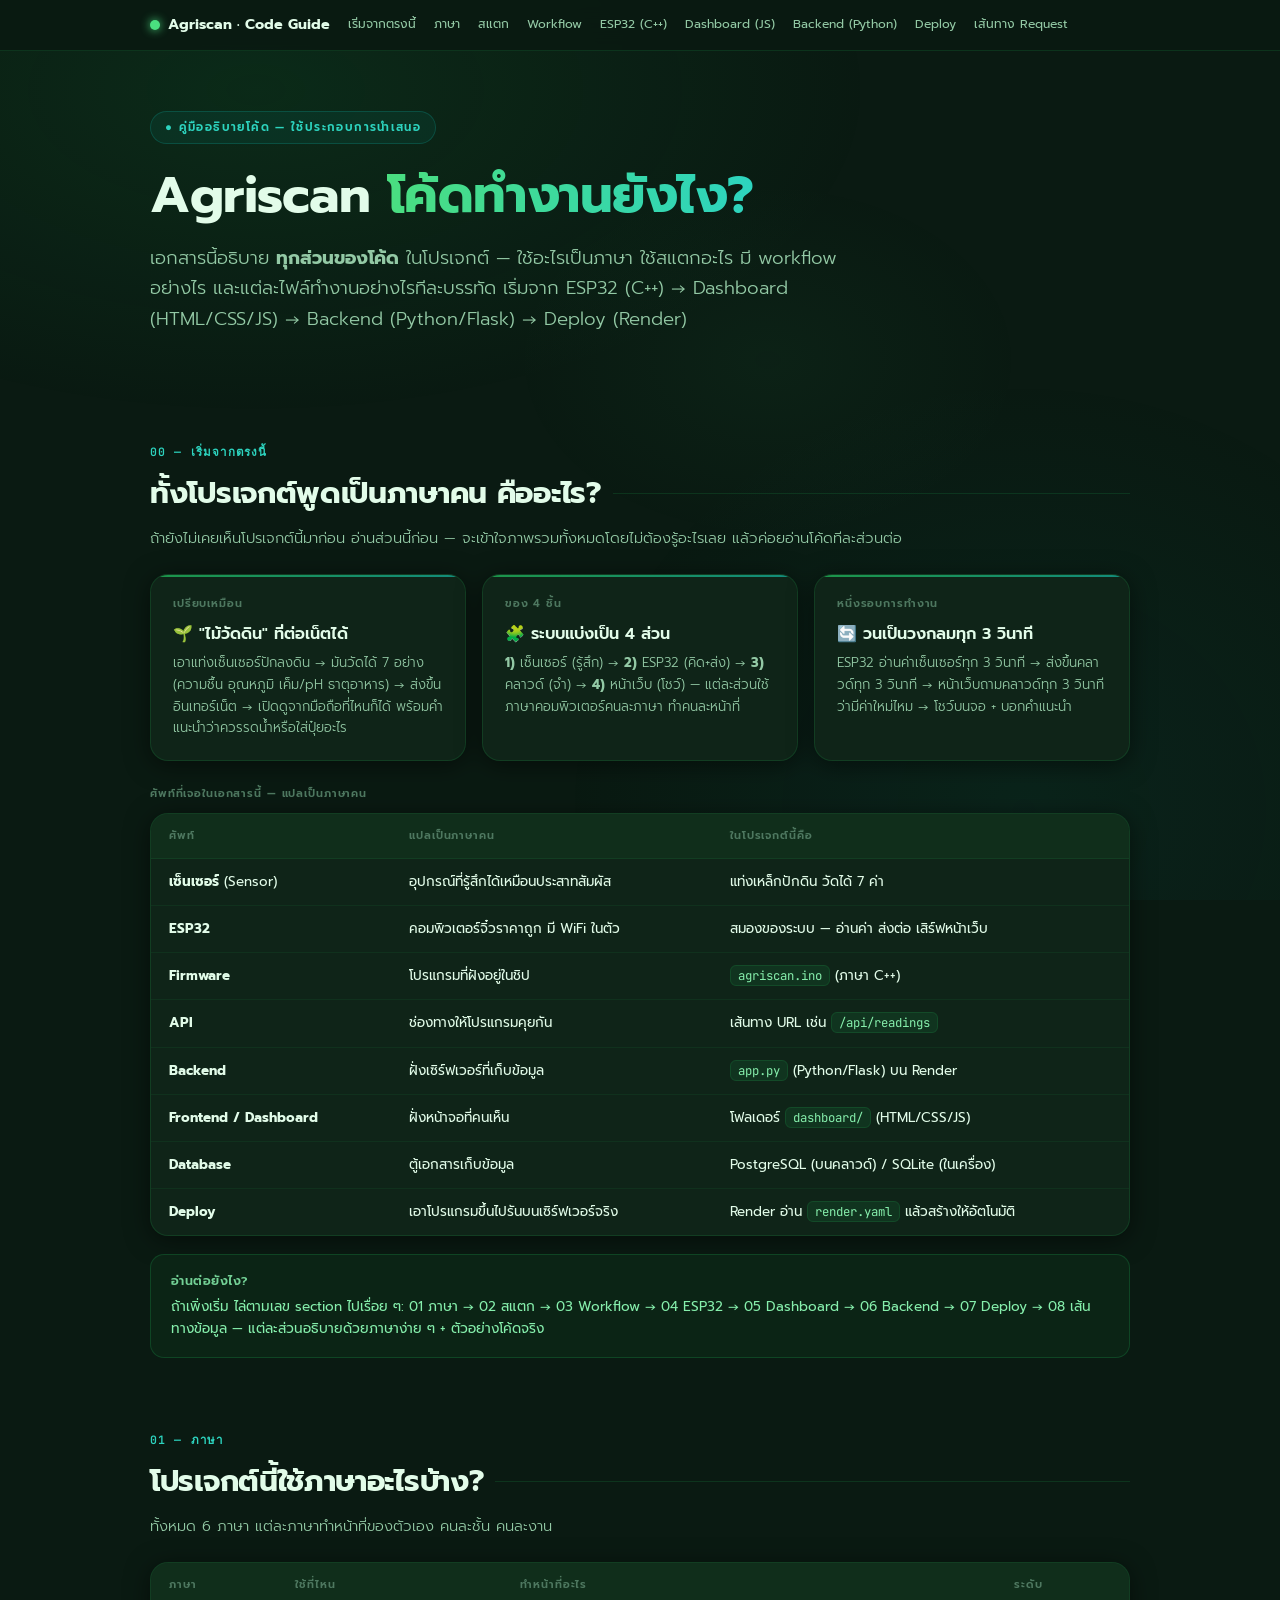
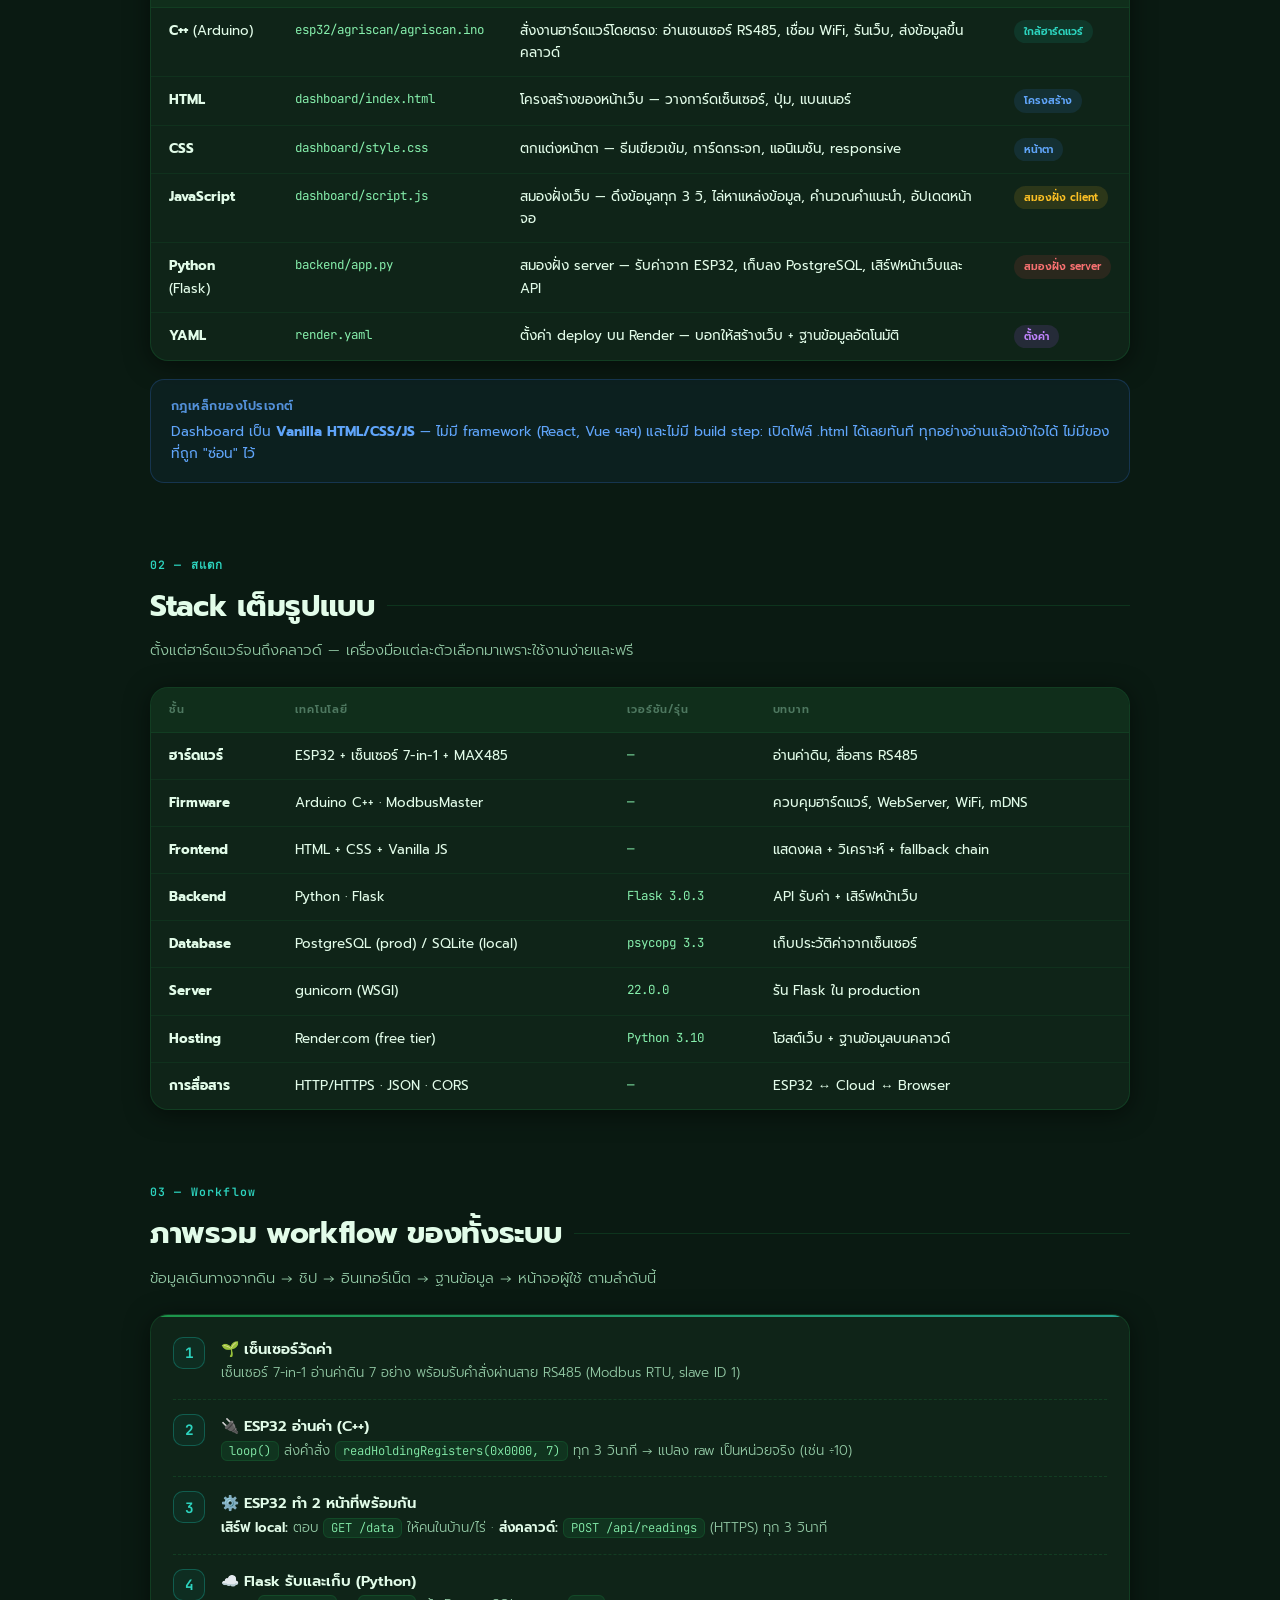
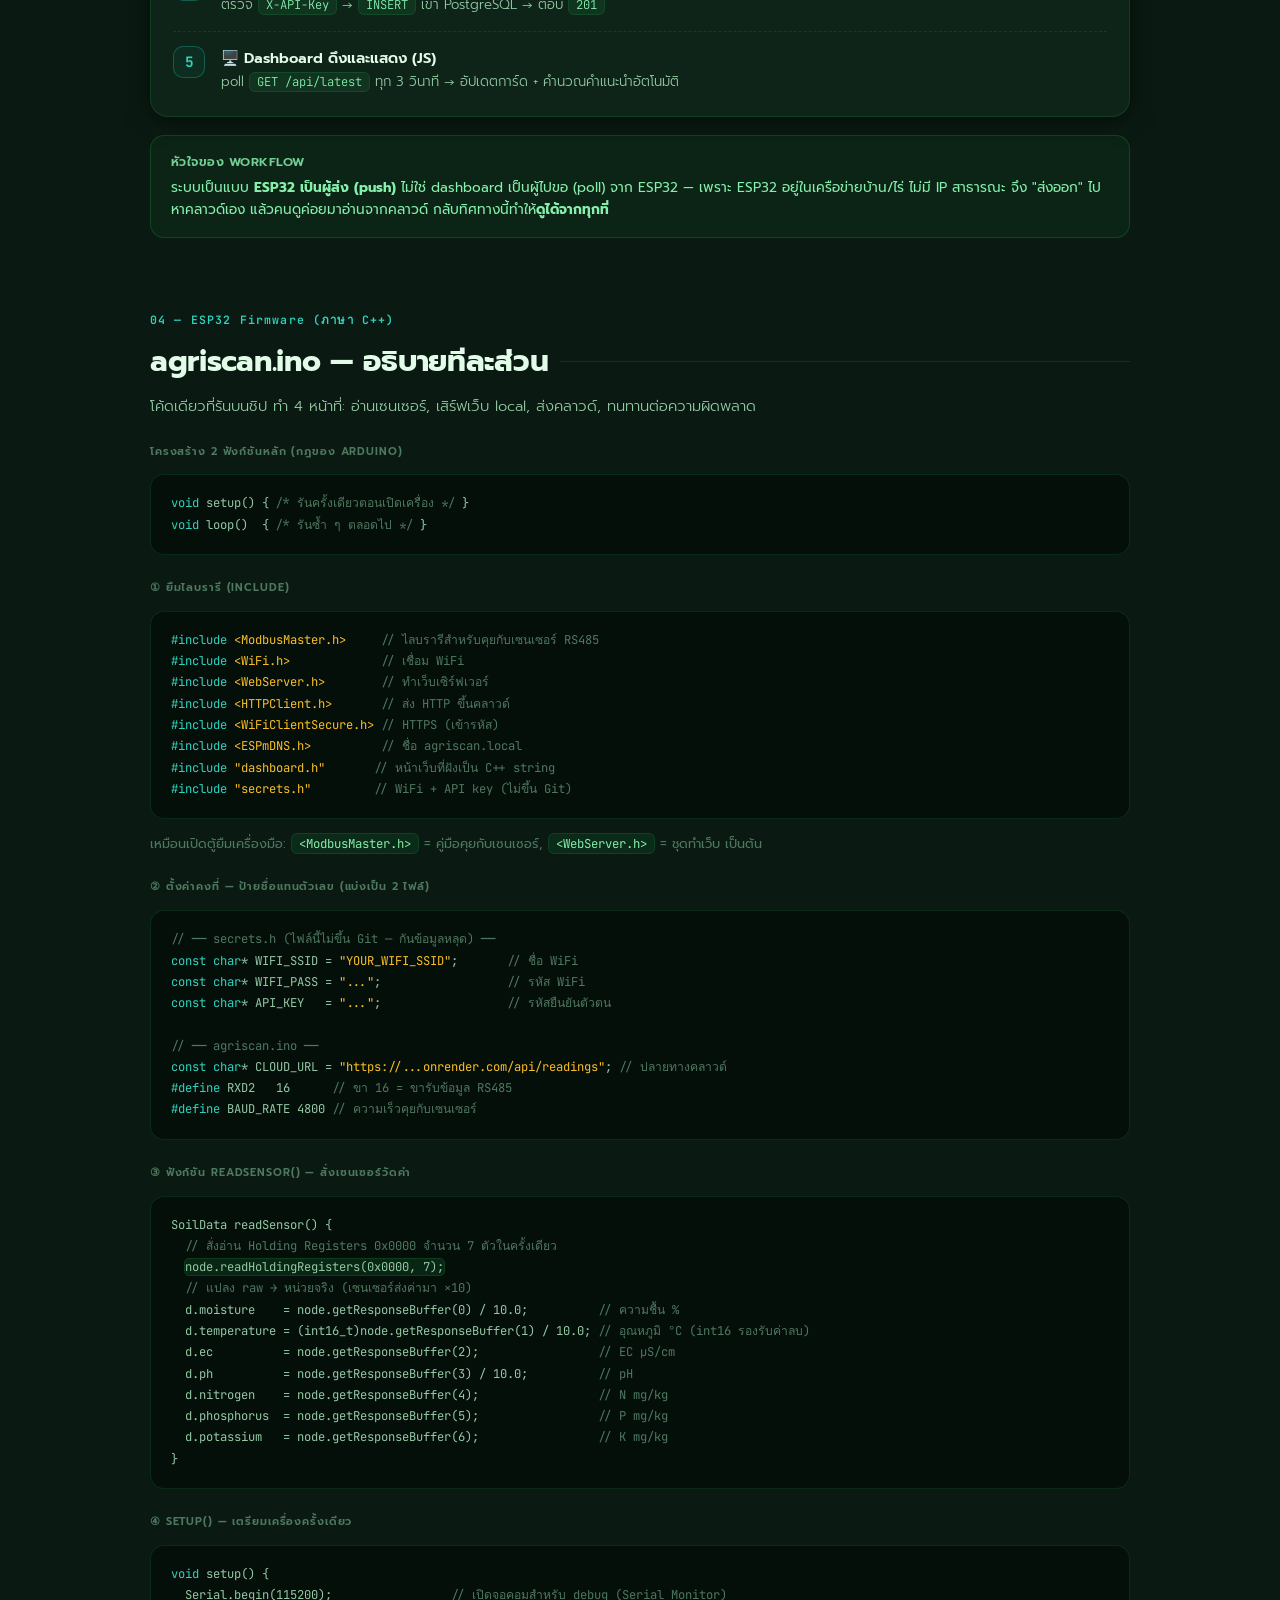
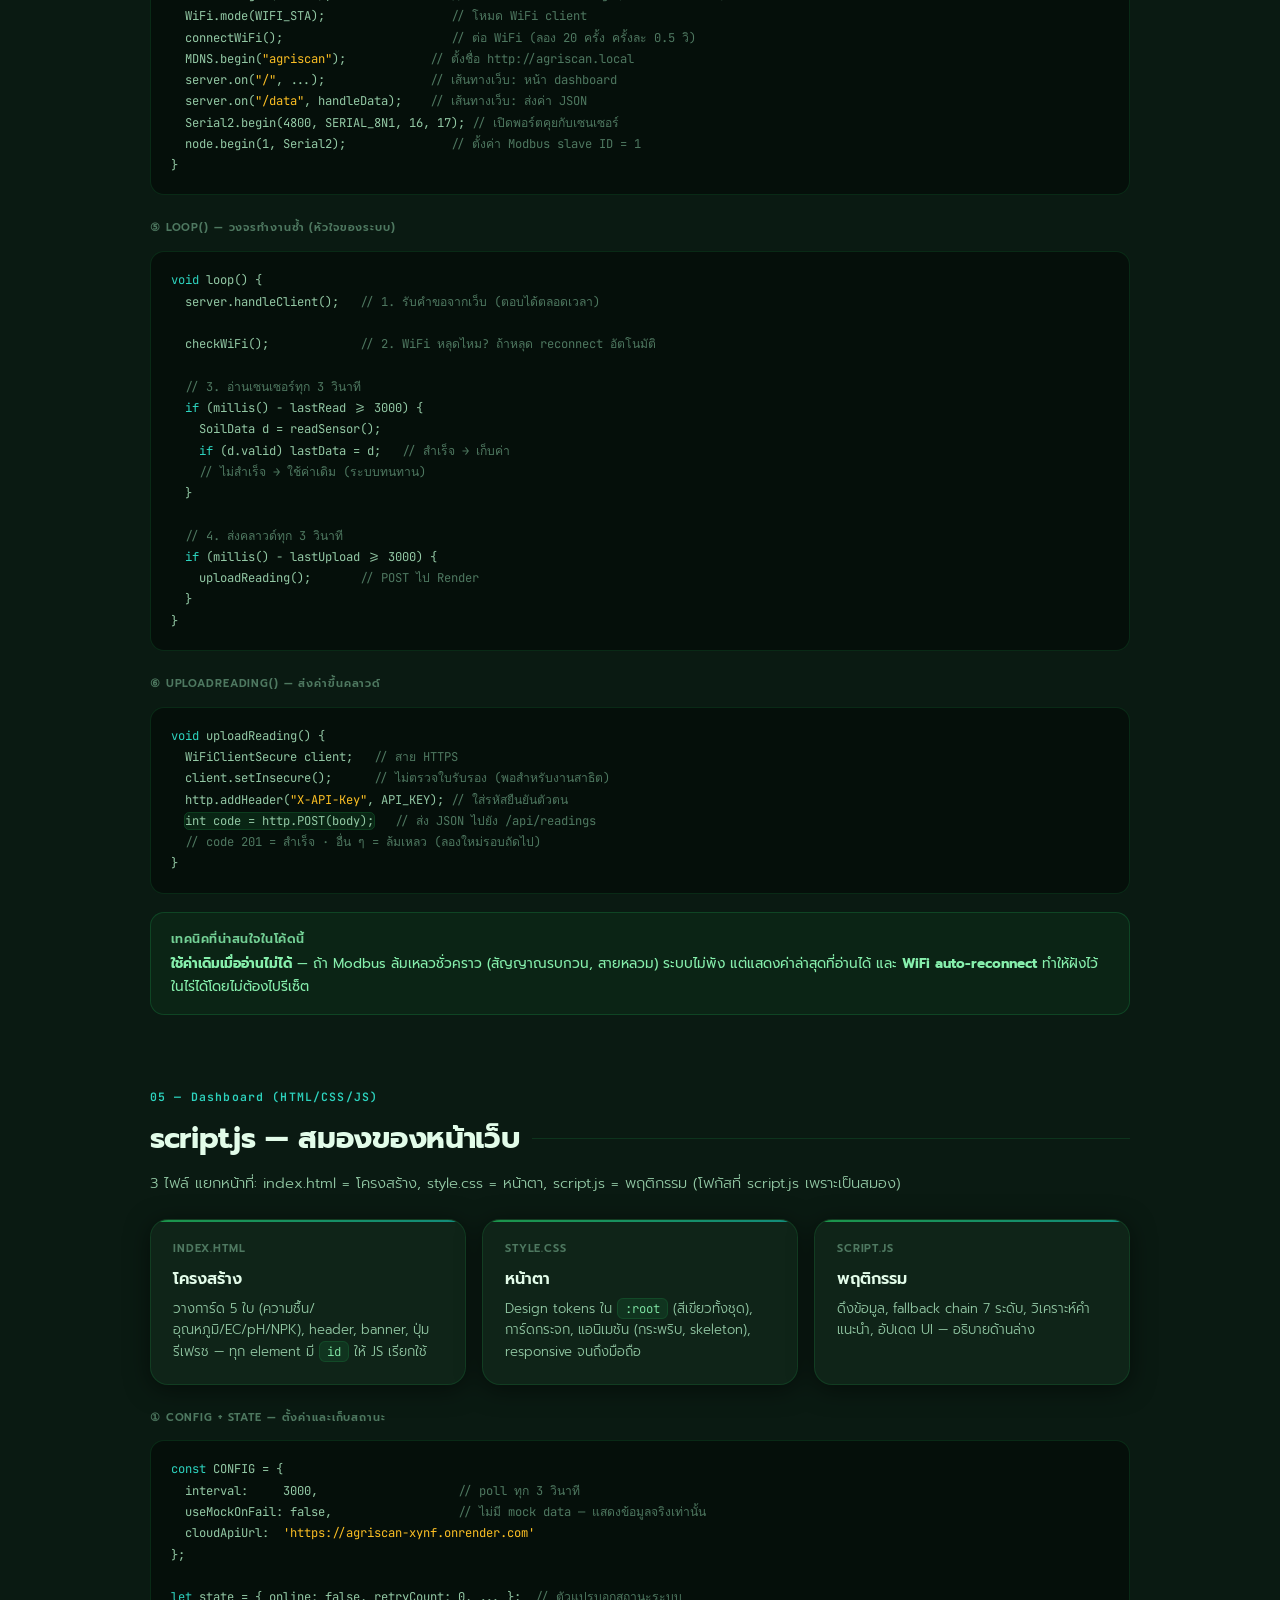
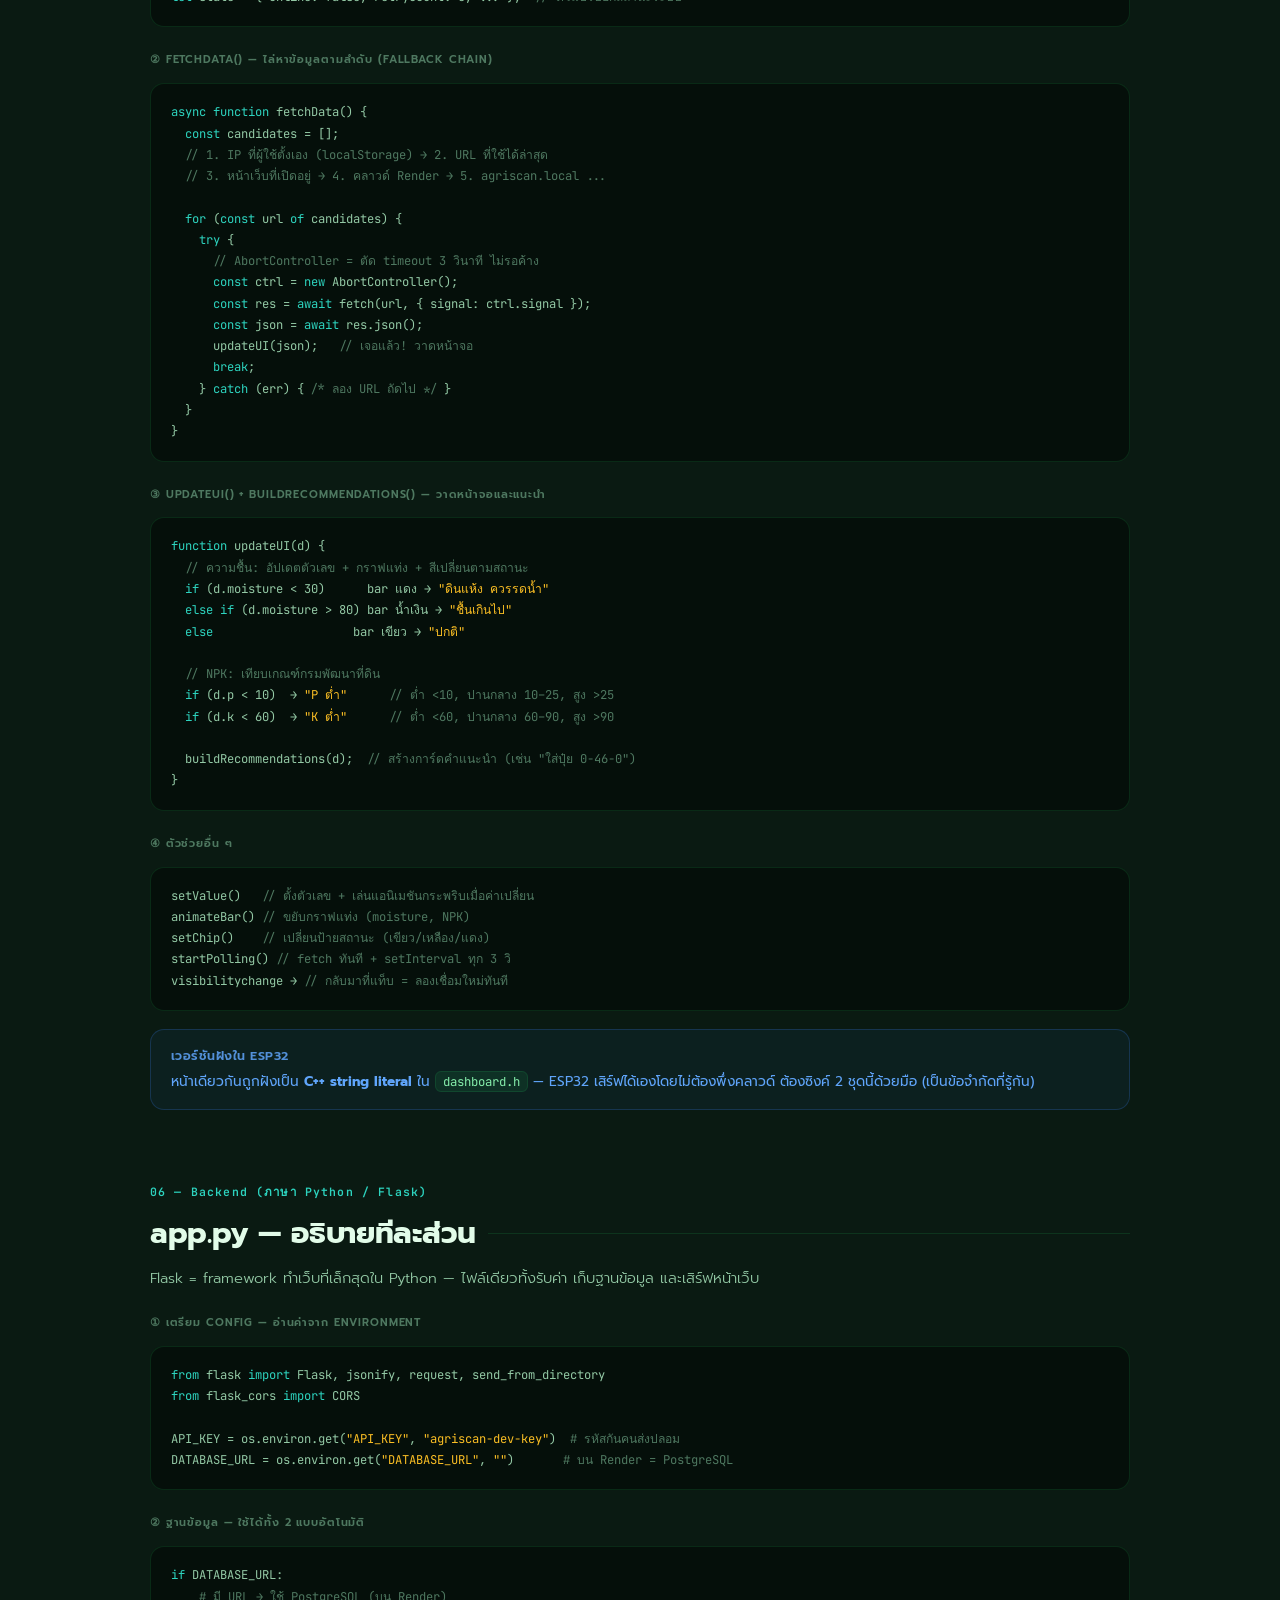
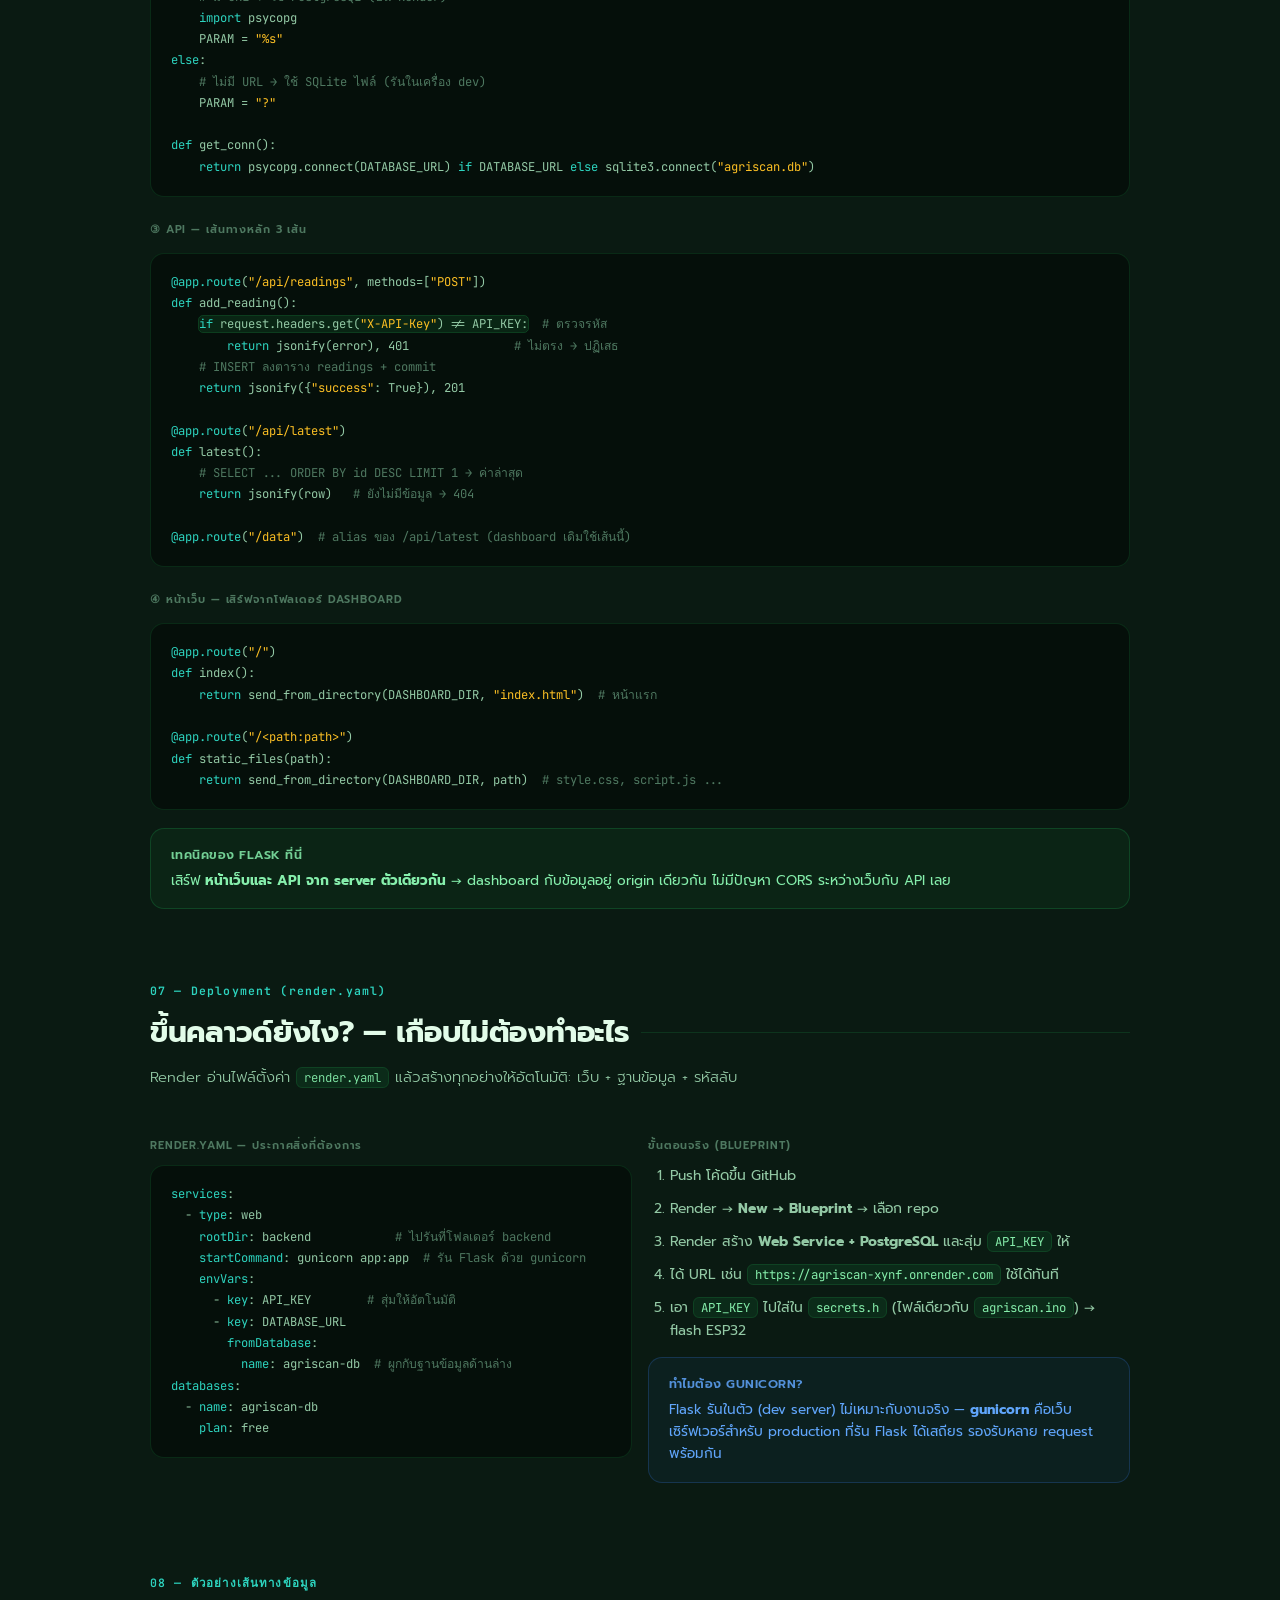
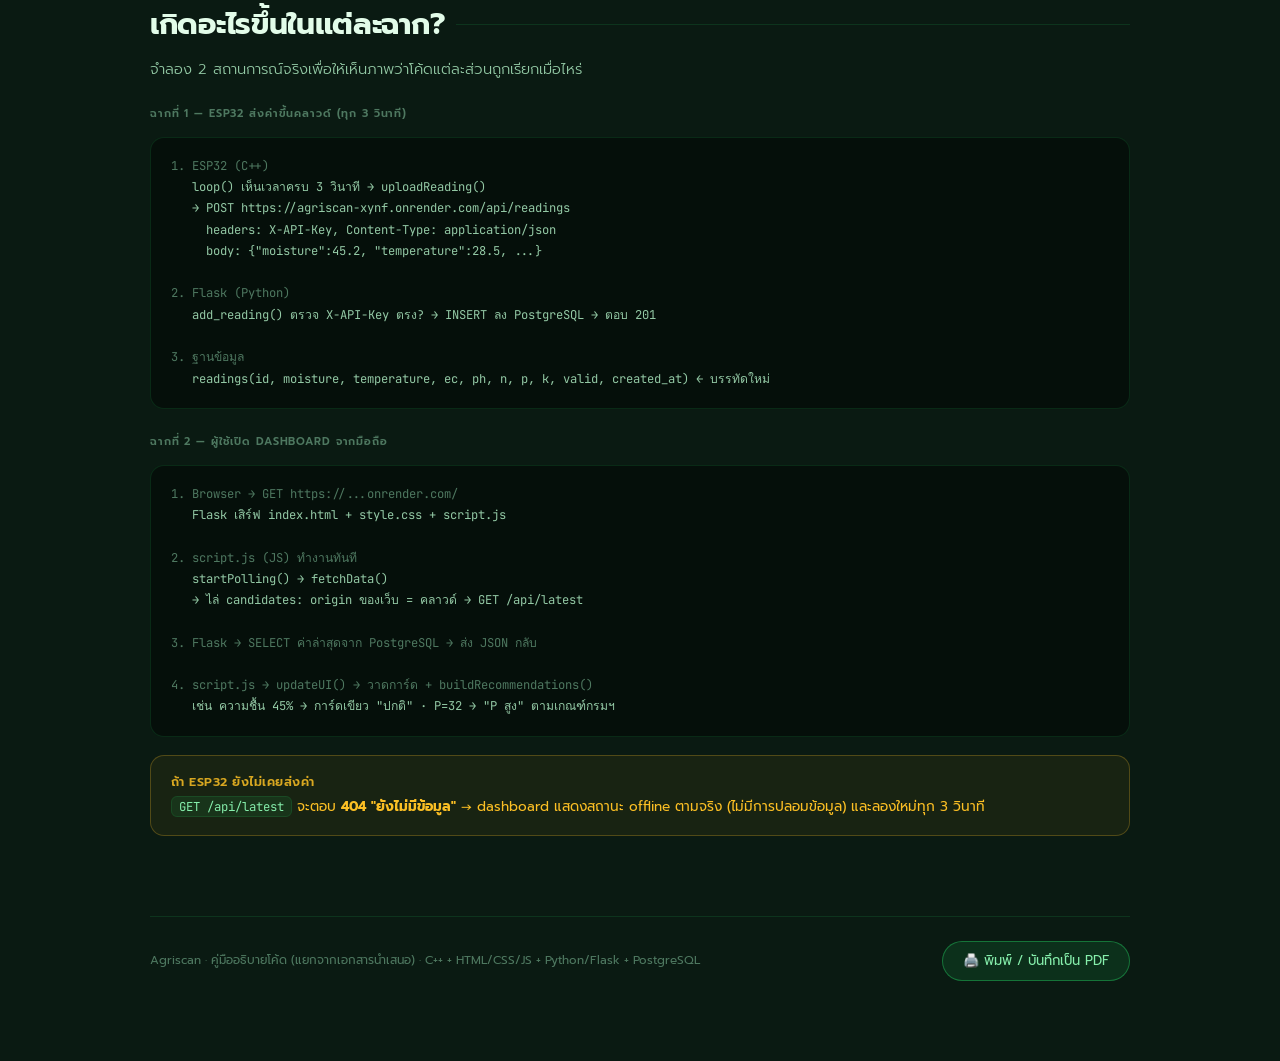
<file: agriscan-code-guide.html>
<!DOCTYPE html>
<html lang="th">
<head>
<meta charset="UTF-8" />
<meta name="viewport" content="width=device-width, initial-scale=1.0" />
<title>Agriscan — คู่มืออธิบายโค้ด ตั้งแต่ 0 ถึง 100</title>
<link rel="preconnect" href="https://fonts.googleapis.com" />
<link rel="preconnect" href="https://fonts.gstatic.com" crossorigin />
<link href="https://fonts.googleapis.com/css2?family=Prompt:wght@300;400;500;600;700&family=JetBrains+Mono:wght@400;600&display=swap" rel="stylesheet" />
<style>
  :root {
    --green-100:#dcfce7; --green-200:#bbf7d0; --green-300:#86efac;
    --green-400:#4ade80; --green-500:#22c55e; --green-600:#16a34a;
    --green-800:#166534; --green-950:#052e16;
    --teal-400:#2dd4bf; --teal-500:#14b8a6; --teal-600:#0d9488;
    --amber-400:#fbbf24; --amber-500:#f59e0b;
    --red-400:#f87171; --red-500:#ef4444;
    --blue-400:#60a5fa; --blue-500:#3b82f6;
    --purple-400:#c084fc;
    --bg-base:#0a1a12; --bg-card:#0f2418; --bg-card-2:#122b1e;
    --bg-glass:rgba(22,101,52,0.18);
    --border-dim:rgba(34,197,94,0.15); --border-glow:rgba(34,197,94,0.45);
    --text-primary:#e2fce9; --text-secondary:#93c9a5; --text-muted:#4e7860;
    --shadow-card:0 4px 24px rgba(0,0,0,0.5);
    --radius-card:18px; --radius-pill:999px;
    --font-body:'Prompt',sans-serif; --font-mono:'JetBrains Mono',monospace;
  }
  *, *::before, *::after { box-sizing:border-box; margin:0; padding:0; }
  html { scroll-behavior:smooth; }
  body {
    font-family:var(--font-body); background:var(--bg-base); color:var(--text-primary);
    min-height:100vh; overflow-x:hidden; line-height:1.65;
  }
  body::before {
    content:''; position:fixed; inset:0; pointer-events:none; z-index:0;
    background:
      radial-gradient(ellipse 80% 60% at 20% 10%, rgba(22,163,74,0.12) 0%, transparent 60%),
      radial-gradient(ellipse 60% 80% at 80% 90%, rgba(13,148,136,0.08) 0%, transparent 60%),
      radial-gradient(ellipse 40% 40% at 60% 40%, rgba(74,222,128,0.04) 0%, transparent 50%);
  }
  .page { position:relative; z-index:1; max-width:1020px; margin:0 auto; padding:0 20px 80px; }

  .topnav { position:sticky; top:0; z-index:50; background:rgba(10,26,18,0.88); backdrop-filter:blur(12px); border-bottom:1px solid var(--border-dim); }
  .topnav-inner { max-width:1020px; margin:0 auto; padding:10px 20px; display:flex; align-items:center; gap:16px; flex-wrap:wrap; }
  .topnav .brand { font-weight:700; font-size:0.9rem; display:flex; align-items:center; gap:8px; }
  .topnav .brand-dot { width:10px; height:10px; border-radius:50%; background:var(--green-400); box-shadow:0 0 10px var(--green-400); animation:pulse 2s infinite; }
  @keyframes pulse { 0%,100%{opacity:1; box-shadow:0 0 0 0 rgba(34,197,94,0.5);} 50%{opacity:.7; box-shadow:0 0 0 6px rgba(34,197,94,0);} }
  .topnav a { color:var(--text-secondary); text-decoration:none; font-size:0.76rem; padding:4px 2px; border-bottom:2px solid transparent; transition:all .2s; }
  .topnav a:hover { color:var(--green-300); border-color:var(--border-glow); }
  .topnav-links { display:flex; gap:14px; flex-wrap:wrap; }

  .hero { padding:60px 0 36px; }
  .eyebrow {
    display:inline-flex; align-items:center; gap:8px; font-size:0.72rem; font-weight:600;
    letter-spacing:0.12em; text-transform:uppercase; color:var(--teal-400);
    border:1px solid rgba(13,148,136,0.3); background:rgba(13,148,136,0.1);
    padding:6px 14px; border-radius:var(--radius-pill); margin-bottom:22px;
  }
  .hero h1 { font-size:clamp(2rem, 6vw, 3.2rem); font-weight:700; line-height:1.15; letter-spacing:-0.5px; }
  .hero h1 .grad { background:linear-gradient(90deg, var(--green-400), var(--teal-400)); -webkit-background-clip:text; background-clip:text; color:transparent; }
  .hero .lead { margin-top:18px; font-size:clamp(1rem, 2.5vw, 1.15rem); color:var(--text-secondary); max-width:700px; font-weight:300; }

  section { margin-top:72px; }
  .sec-head { margin-bottom:24px; }
  .sec-num { font-family:var(--font-mono); font-size:0.72rem; font-weight:600; color:var(--teal-400); letter-spacing:0.1em; display:block; margin-bottom:8px; }
  .sec-head h2 { font-size:clamp(1.4rem, 4vw, 1.85rem); font-weight:700; letter-spacing:-0.3px; display:flex; align-items:center; gap:12px; }
  .sec-head h2::after { content:''; flex:1; height:1px; background:var(--border-dim); }
  .sec-head p { color:var(--text-secondary); margin-top:8px; font-size:0.92rem; font-weight:300; max-width:780px; }
  .sub-label { font-size:0.68rem; font-weight:600; letter-spacing:0.08em; text-transform:uppercase; color:var(--text-muted); margin:24px 0 10px; }

  .grid2 { display:grid; grid-template-columns:repeat(auto-fit, minmax(300px, 1fr)); gap:16px; }
  .grid3 { display:grid; grid-template-columns:repeat(auto-fit, minmax(250px, 1fr)); gap:16px; }
  .card {
    background:var(--bg-card); border:1px solid var(--border-dim);
    border-radius:var(--radius-card); padding:20px 22px; box-shadow:var(--shadow-card);
    position:relative; overflow:hidden; transition:transform .25s ease, border-color .25s ease;
  }
  .card::before { content:''; position:absolute; top:0; left:0; right:0; height:2px; background:var(--card-accent, linear-gradient(90deg,var(--green-500),var(--teal-500))); opacity:.7; }
  .card:hover { transform:translateY(-3px); border-color:var(--border-glow); }
  .card .c-label { font-size:0.68rem; font-weight:600; letter-spacing:0.08em; text-transform:uppercase; color:var(--text-muted); margin-bottom:8px; }
  .card .c-title { font-size:1rem; font-weight:600; margin-bottom:6px; }
  .card .c-desc { font-size:0.82rem; color:var(--text-secondary); font-weight:300; }
  .card .c-big { font-family:var(--font-mono); font-size:1.35rem; font-weight:600; color:var(--green-300); line-height:1.3; }

  .table-wrap { background:var(--bg-card); border:1px solid var(--border-dim); border-radius:var(--radius-card); overflow-x:auto; box-shadow:var(--shadow-card); }
  table { width:100%; border-collapse:collapse; font-size:0.84rem; min-width:560px; }
  thead th {
    text-align:left; font-size:0.68rem; font-weight:600; letter-spacing:0.08em; text-transform:uppercase;
    color:var(--text-muted); padding:13px 18px; border-bottom:1px solid var(--border-dim);
    background:rgba(22,101,52,0.15);
  }
  tbody td { padding:12px 18px; border-bottom:1px solid rgba(34,197,94,0.08); vertical-align:top; }
  tbody tr:last-child td { border-bottom:none; }
  tbody tr:hover { background:rgba(34,197,94,0.05); }
  td .mono, td.mono { font-family:var(--font-mono); font-size:0.78rem; color:var(--green-300); }
  .pill { display:inline-block; font-size:0.66rem; font-weight:600; padding:3px 10px; border-radius:var(--radius-pill); white-space:nowrap; }
  .pill.green { background:rgba(34,197,94,0.12); color:var(--green-400); }
  .pill.teal  { background:rgba(20,184,166,0.12); color:var(--teal-400); }
  .pill.amber { background:rgba(251,191,36,0.12); color:var(--amber-400); }
  .pill.red   { background:rgba(239,68,68,0.12); color:var(--red-400); }
  .pill.blue  { background:rgba(59,130,246,0.12); color:var(--blue-400); }
  .pill.purple{ background:rgba(168,85,247,0.14); color:var(--purple-400); }

  pre {
    background:rgba(0,0,0,0.42); border:1px solid var(--border-dim); border-radius:14px;
    padding:18px 20px; overflow-x:auto; font-family:var(--font-mono); font-size:0.76rem;
    line-height:1.75; color:var(--text-secondary); margin:14px 0;
  }
  pre .c { color:var(--text-muted); }
  pre .k { color:var(--teal-400); }
  pre .s { color:var(--amber-400); }
  pre .n { color:var(--green-300); }
  pre .hl { background:rgba(34,197,94,0.12); outline:1px solid rgba(34,197,94,0.25); border-radius:4px; }
  code.inline {
    font-family:var(--font-mono); font-size:0.77rem; background:rgba(34,197,94,0.1);
    border:1px solid var(--border-dim); color:var(--green-300); padding:1px 7px; border-radius:6px;
  }

  ul.check { list-style:none; }
  ul.check li { position:relative; padding-left:26px; margin-bottom:10px; font-size:0.87rem; color:var(--text-secondary); font-weight:300; }
  ul.check li::before { content:'✓'; position:absolute; left:0; top:1px; color:var(--green-400); font-weight:700; font-size:0.9rem; }
  ul.check li b { color:var(--text-primary); font-weight:600; }

  .callout { border-radius:14px; padding:16px 20px; margin:18px 0; border:1px solid; font-size:0.85rem; }
  .callout.warn { background:rgba(251,191,36,0.06); border-color:rgba(251,191,36,0.25); color:var(--amber-400); }
  .callout.info { background:rgba(59,130,246,0.06); border-color:rgba(59,130,246,0.22); color:var(--blue-400); }
  .callout.ok   { background:rgba(34,197,94,0.06); border-color:rgba(34,197,94,0.2); color:var(--green-300); }
  .callout b { color:inherit; }
  .callout .t { display:block; font-weight:600; margin-bottom:4px; font-size:0.78rem; letter-spacing:0.04em; text-transform:uppercase; opacity:.85; }

  /* Workflow diagram */
  .wf { display:flex; flex-direction:column; gap:0; }
  .wf-step {
    display:flex; gap:16px; align-items:flex-start; padding:14px 0;
    border-bottom:1px dashed rgba(34,197,94,0.15);
  }
  .wf-step:last-child { border-bottom:none; }
  .wf-step .wf-no {
    font-family:var(--font-mono); font-weight:700; color:var(--teal-400); font-size:0.9rem;
    width:32px; height:32px; flex-shrink:0; display:grid; place-items:center;
    border:1px solid rgba(20,184,166,0.35); border-radius:10px; background:rgba(13,148,136,0.08);
  }
  .wf-step h4 { font-size:0.92rem; font-weight:600; margin-bottom:2px; }
  .wf-step p { font-size:0.83rem; color:var(--text-secondary); font-weight:300; }
  .wf-step p b { color:var(--text-primary); font-weight:600; }
  .wf-step code { font-size:0.76rem; }

  .reveal { opacity:0; transform:translateY(18px); transition:opacity .6s ease, transform .6s ease; }
  .reveal.in { opacity:1; transform:none; }

  footer { margin-top:80px; padding-top:24px; border-top:1px solid var(--border-dim); display:flex; align-items:center; justify-content:space-between; flex-wrap:wrap; gap:12px; }
  footer p { font-size:0.74rem; color:var(--text-muted); }
  .btn { display:inline-flex; align-items:center; gap:8px; padding:9px 20px; border-radius:var(--radius-pill); border:1px solid var(--border-glow); background:rgba(22,101,52,0.3); color:var(--green-300); font-family:var(--font-body); font-size:0.82rem; cursor:pointer; text-decoration:none; transition:all .2s; }
  .btn:hover { background:rgba(22,101,52,0.5); box-shadow:0 0 20px rgba(34,197,94,0.2); }

  @media (prefers-reduced-motion: reduce) {
    *, *::before, *::after { animation-duration:0.01ms !important; transition-duration:0.01ms !important; }
    .reveal { opacity:1; transform:none; }
  }
  @media print {
    body { background:#fff; color:#000; }
    body::before, .topnav, .btn { display:none !important; }
    .card, .table-wrap, pre { box-shadow:none; background:#fff; border-color:#ccc; }
    .card .c-desc, .wf-step p, .sec-head p, ul.check li { color:#333; }
  }
</style>
</head>
<body>

<nav class="topnav">
  <div class="topnav-inner">
    <span class="brand"><span class="brand-dot"></span>Agriscan · Code Guide</span>
    <div class="topnav-links">
      <a href="#intro">เริ่มจากตรงนี้</a>
      <a href="#lang">ภาษา</a>
      <a href="#stack">สแตก</a>
      <a href="#workflow">Workflow</a>
      <a href="#esp32">ESP32 (C++)</a>
      <a href="#dashboard">Dashboard (JS)</a>
      <a href="#backend">Backend (Python)</a>
      <a href="#deploy">Deploy</a>
      <a href="#callflow">เส้นทาง Request</a>
    </div>
  </div>
</nav>

<div class="page">

  <header class="hero reveal">
    <span class="eyebrow">● คู่มืออธิบายโค้ด — ใช้ประกอบการนำเสนอ</span>
    <h1>Agriscan <span class="grad">โค้ดทำงานยังไง?</span></h1>
    <p class="lead">
      เอกสารนี้อธิบาย <b>ทุกส่วนของโค้ด</b> ในโปรเจกต์ — ใช้อะไรเป็นภาษา ใช้สแตกอะไร มี workflow อย่างไร
      และแต่ละไฟล์ทำงานอย่างไรทีละบรรทัด เริ่มจาก ESP32 (C++) → Dashboard (HTML/CSS/JS) → Backend (Python/Flask) → Deploy (Render)
    </p>
  </header>

  <!-- ═══════════ 00 อธิบายเป็นภาษาคน ═══════════ -->
  <section id="intro">
    <div class="sec-head reveal">
      <span class="sec-num">00 — เริ่มจากตรงนี้</span>
      <h2>ทั้งโปรเจกต์พูดเป็นภาษาคน คืออะไร?</h2>
      <p>ถ้ายังไม่เคยเห็นโปรเจกต์นี้มาก่อน อ่านส่วนนี้ก่อน — จะเข้าใจภาพรวมทั้งหมดโดยไม่ต้องรู้อะไรเลย แล้วค่อยอ่านโค้ดทีละส่วนต่อ</p>
    </div>

    <div class="grid3">
      <div class="card reveal">
        <div class="c-label">เปรียบเหมือน</div>
        <div class="c-title">🌱 "ไม้วัดดิน" ที่ต่อเน็ตได้</div>
        <div class="c-desc">เอาแท่งเซ็นเซอร์ปักลงดิน → มันวัดได้ 7 อย่าง (ความชื้น อุณหภูมิ เค็ม/pH ธาตุอาหาร) → ส่งขึ้นอินเทอร์เน็ต → เปิดดูจากมือถือที่ไหนก็ได้ พร้อมคำแนะนำว่าควรรดน้ำหรือใส่ปุ๋ยอะไร</div>
      </div>
      <div class="card reveal">
        <div class="c-label">ของ 4 ชิ้น</div>
        <div class="c-title">🧩 ระบบแบ่งเป็น 4 ส่วน</div>
        <div class="c-desc"><b>1)</b> เซ็นเซอร์ (รู้สึก) → <b>2)</b> ESP32 (คิด+ส่ง) → <b>3)</b> คลาวด์ (จำ) → <b>4)</b> หน้าเว็บ (โชว์) — แต่ละส่วนใช้ภาษาคอมพิวเตอร์คนละภาษา ทำคนละหน้าที่</div>
      </div>
      <div class="card reveal">
        <div class="c-label">หนึ่งรอบการทำงาน</div>
        <div class="c-title">🔄 วนเป็นวงกลมทุก 3 วินาที</div>
        <div class="c-desc">ESP32 อ่านค่าเซ็นเซอร์ทุก 3 วินาที → ส่งขึ้นคลาวด์ทุก 3 วินาที → หน้าเว็บถามคลาวด์ทุก 3 วินาทีว่ามีค่าใหม่ไหม → โชว์บนจอ + บอกคำแนะนำ</div>
      </div>
    </div>

    <div class="sub-label reveal">ศัพท์ที่เจอในเอกสารนี้ — แปลเป็นภาษาคน</div>
    <div class="table-wrap reveal">
      <table>
        <thead>
          <tr><th>ศัพท์</th><th>แปลเป็นภาษาคน</th><th>ในโปรเจกต์นี้คือ</th></tr>
        </thead>
        <tbody>
          <tr><td><b>เซ็นเซอร์</b> (Sensor)</td><td>อุปกรณ์ที่รู้สึกได้เหมือนประสาทสัมผัส</td><td>แท่งเหล็กปักดิน วัดได้ 7 ค่า</td></tr>
          <tr><td><b>ESP32</b></td><td>คอมพิวเตอร์จิ๋วราคาถูก มี WiFi ในตัว</td><td>สมองของระบบ — อ่านค่า ส่งต่อ เสิร์ฟหน้าเว็บ</td></tr>
          <tr><td><b>Firmware</b></td><td>โปรแกรมที่ฝังอยู่ในชิป</td><td><code class="inline">agriscan.ino</code> (ภาษา C++)</td></tr>
          <tr><td><b>API</b></td><td>ช่องทางให้โปรแกรมคุยกัน</td><td>เส้นทาง URL เช่น <code class="inline">/api/readings</code></td></tr>
          <tr><td><b>Backend</b></td><td>ฝั่งเซิร์ฟเวอร์ที่เก็บข้อมูล</td><td><code class="inline">app.py</code> (Python/Flask) บน Render</td></tr>
          <tr><td><b>Frontend / Dashboard</b></td><td>ฝั่งหน้าจอที่คนเห็น</td><td>โฟลเดอร์ <code class="inline">dashboard/</code> (HTML/CSS/JS)</td></tr>
          <tr><td><b>Database</b></td><td>ตู้เอกสารเก็บข้อมูล</td><td>PostgreSQL (บนคลาวด์) / SQLite (ในเครื่อง)</td></tr>
          <tr><td><b>Deploy</b></td><td>เอาโปรแกรมขึ้นไปรันบนเซิร์ฟเวอร์จริง</td><td>Render อ่าน <code class="inline">render.yaml</code> แล้วสร้างให้อัตโนมัติ</td></tr>
        </tbody>
      </table>
    </div>

    <div class="callout ok reveal">
      <span class="t">อ่านต่อยังไง?</span>
      ถ้าเพิ่งเริ่ม ไล่ตามเลข section ไปเรื่อย ๆ: 01 ภาษา → 02 สแตก → 03 Workflow → 04 ESP32 → 05 Dashboard → 06 Backend → 07 Deploy → 08 เส้นทางข้อมูล — แต่ละส่วนอธิบายด้วยภาษาง่าย ๆ + ตัวอย่างโค้ดจริง
    </div>
  </section>

  <!-- ═══════════ 01 ภาษาที่ใช้ ═══════════ -->
  <section id="lang">
    <div class="sec-head reveal">
      <span class="sec-num">01 — ภาษา</span>
      <h2>โปรเจกต์นี้ใช้ภาษาอะไรบ้าง?</h2>
      <p>ทั้งหมด 6 ภาษา แต่ละภาษาทำหน้าที่ของตัวเอง คนละชั้น คนละงาน</p>
    </div>
    <div class="table-wrap reveal">
      <table>
        <thead>
          <tr><th>ภาษา</th><th>ใช้ที่ไหน</th><th>ทำหน้าที่อะไร</th><th>ระดับ</th></tr>
        </thead>
        <tbody>
          <tr>
            <td><b>C++</b> (Arduino)</td>
            <td class="mono">esp32/agriscan/agriscan.ino</td>
            <td>สั่งงานฮาร์ดแวร์โดยตรง: อ่านเซนเซอร์ RS485, เชื่อม WiFi, รันเว็บ, ส่งข้อมูลขึ้นคลาวด์</td>
            <td><span class="pill teal">ใกล้ฮาร์ดแวร์</span></td>
          </tr>
          <tr>
            <td><b>HTML</b></td>
            <td class="mono">dashboard/index.html</td>
            <td>โครงสร้างของหน้าเว็บ — วางการ์ดเซ็นเซอร์, ปุ่ม, แบนเนอร์</td>
            <td><span class="pill blue">โครงสร้าง</span></td>
          </tr>
          <tr>
            <td><b>CSS</b></td>
            <td class="mono">dashboard/style.css</td>
            <td>ตกแต่งหน้าตา — ธีมเขียวเข้ม, การ์ดกระจก, แอนิเมชัน, responsive</td>
            <td><span class="pill blue">หน้าตา</span></td>
          </tr>
          <tr>
            <td><b>JavaScript</b></td>
            <td class="mono">dashboard/script.js</td>
            <td>สมองฝั่งเว็บ — ดึงข้อมูลทุก 3 วิ, ไล่หาแหล่งข้อมูล, คำนวณคำแนะนำ, อัปเดตหน้าจอ</td>
            <td><span class="pill amber">สมองฝั่ง client</span></td>
          </tr>
          <tr>
            <td><b>Python</b> (Flask)</td>
            <td class="mono">backend/app.py</td>
            <td>สมองฝั่ง server — รับค่าจาก ESP32, เก็บลง PostgreSQL, เสิร์ฟหน้าเว็บและ API</td>
            <td><span class="pill red">สมองฝั่ง server</span></td>
          </tr>
          <tr>
            <td><b>YAML</b></td>
            <td class="mono">render.yaml</td>
            <td>ตั้งค่า deploy บน Render — บอกให้สร้างเว็บ + ฐานข้อมูลอัตโนมัติ</td>
            <td><span class="pill purple">ตั้งค่า</span></td>
          </tr>
        </tbody>
      </table>
    </div>
    <div class="callout info reveal">
      <span class="t">กฎเหล็กของโปรเจกต์</span>
      Dashboard เป็น <b>Vanilla HTML/CSS/JS</b> — ไม่มี framework (React, Vue ฯลฯ) และไม่มี build step: เปิดไฟล์ .html ได้เลยทันที ทุกอย่างอ่านแล้วเข้าใจได้ ไม่มีของที่ถูก "ซ่อน" ไว้
    </div>
  </section>

  <!-- ═══════════ 02 สแตก ═══════════ -->
  <section id="stack">
    <div class="sec-head reveal">
      <span class="sec-num">02 — สแตก</span>
      <h2>Stack เต็มรูปแบบ</h2>
      <p>ตั้งแต่ฮาร์ดแวร์จนถึงคลาวด์ — เครื่องมือแต่ละตัวเลือกมาเพราะใช้งานง่ายและฟรี</p>
    </div>
    <div class="table-wrap reveal">
      <table>
        <thead>
          <tr><th>ชั้น</th><th>เทคโนโลยี</th><th>เวอร์ชัน/รุ่น</th><th>บทบาท</th></tr>
        </thead>
        <tbody>
          <tr><td><b>ฮาร์ดแวร์</b></td><td>ESP32 + เซ็นเซอร์ 7-in-1 + MAX485</td><td class="mono">—</td><td>อ่านค่าดิน, สื่อสาร RS485</td></tr>
          <tr><td><b>Firmware</b></td><td>Arduino C++ · ModbusMaster</td><td class="mono">—</td><td>ควบคุมฮาร์ดแวร์, WebServer, WiFi, mDNS</td></tr>
          <tr><td><b>Frontend</b></td><td>HTML + CSS + Vanilla JS</td><td class="mono">—</td><td>แสดงผล + วิเคราะห์ + fallback chain</td></tr>
          <tr><td><b>Backend</b></td><td>Python · Flask</td><td class="mono">Flask 3.0.3</td><td>API รับค่า + เสิร์ฟหน้าเว็บ</td></tr>
          <tr><td><b>Database</b></td><td>PostgreSQL (prod) / SQLite (local)</td><td class="mono">psycopg 3.3</td><td>เก็บประวัติค่าจากเซ็นเซอร์</td></tr>
          <tr><td><b>Server</b></td><td>gunicorn (WSGI)</td><td class="mono">22.0.0</td><td>รัน Flask ใน production</td></tr>
          <tr><td><b>Hosting</b></td><td>Render.com (free tier)</td><td class="mono">Python 3.10</td><td>โฮสต์เว็บ + ฐานข้อมูลบนคลาวด์</td></tr>
          <tr><td><b>การสื่อสาร</b></td><td>HTTP/HTTPS · JSON · CORS</td><td class="mono">—</td><td>ESP32 ↔ Cloud ↔ Browser</td></tr>
        </tbody>
      </table>
    </div>
  </section>

  <!-- ═══════════ 03 Workflow ═══════════ -->
  <section id="workflow">
    <div class="sec-head reveal">
      <span class="sec-num">03 — Workflow</span>
      <h2>ภาพรวม workflow ของทั้งระบบ</h2>
      <p>ข้อมูลเดินทางจากดิน → ชิป → อินเทอร์เน็ต → ฐานข้อมูล → หน้าจอผู้ใช้ ตามลำดับนี้</p>
    </div>
    <div class="card reveal" style="padding:8px 22px; --card-accent:linear-gradient(90deg,#22c55e,#2dd4bf);">
      <div class="wf">
        <div class="wf-step">
          <div class="wf-no">1</div>
          <div>
            <h4>🌱 เซ็นเซอร์วัดค่า</h4>
            <p>เซ็นเซอร์ 7-in-1 อ่านค่าดิน 7 อย่าง พร้อมรับคำสั่งผ่านสาย RS485 (Modbus RTU, slave ID 1)</p>
          </div>
        </div>
        <div class="wf-step">
          <div class="wf-no">2</div>
          <div>
            <h4>🔌 ESP32 อ่านค่า (C++)</h4>
            <p><code class="inline">loop()</code> ส่งคำสั่ง <code class="inline">readHoldingRegisters(0x0000, 7)</code> ทุก 3 วินาที → แปลง raw เป็นหน่วยจริง (เช่น ÷10)</p>
          </div>
        </div>
        <div class="wf-step">
          <div class="wf-no">3</div>
          <div>
            <h4>⚙️ ESP32 ทำ 2 หน้าที่พร้อมกัน</h4>
            <p><b>เสิร์ฟ local:</b> ตอบ <code class="inline">GET /data</code> ให้คนในบ้าน/ไร่ · <b>ส่งคลาวด์:</b> <code class="inline">POST /api/readings</code> (HTTPS) ทุก 3 วินาที</p>
          </div>
        </div>
        <div class="wf-step">
          <div class="wf-no">4</div>
          <div>
            <h4>☁️ Flask รับและเก็บ (Python)</h4>
            <p>ตรวจ <code class="inline">X-API-Key</code> → <code class="inline">INSERT</code> เข้า PostgreSQL → ตอบ <code class="inline">201</code></p>
          </div>
        </div>
        <div class="wf-step">
          <div class="wf-no">5</div>
          <div>
            <h4>🖥️ Dashboard ดึงและแสดง (JS)</h4>
            <p>poll <code class="inline">GET /api/latest</code> ทุก 3 วินาที → อัปเดตการ์ด + คำนวณคำแนะนำอัตโนมัติ</p>
          </div>
        </div>
      </div>
    </div>
    <div class="callout ok reveal">
      <span class="t">หัวใจของ workflow</span>
      ระบบเป็นแบบ <b>ESP32 เป็นผู้ส่ง (push)</b> ไม่ใช่ dashboard เป็นผู้ไปขอ (poll) จาก ESP32 — เพราะ ESP32 อยู่ในเครือข่ายบ้าน/ไร่ ไม่มี IP สาธารณะ จึง "ส่งออก" ไปหาคลาวด์เอง แล้วคนดูค่อยมาอ่านจากคลาวด์ กลับทิศทางนี้ทำให้<b>ดูได้จากทุกที่</b>
    </div>
  </section>

  <!-- ═══════════ 04 ESP32 Firmware ═══════════ -->
  <section id="esp32">
    <div class="sec-head reveal">
      <span class="sec-num">04 — ESP32 Firmware (ภาษา C++)</span>
      <h2>agriscan.ino — อธิบายทีละส่วน</h2>
      <p>โค้ดเดียวที่รันบนชิป ทำ 4 หน้าที่: อ่านเซนเซอร์, เสิร์ฟเว็บ local, ส่งคลาวด์, ทนทานต่อความผิดพลาด</p>
    </div>

    <div class="sub-label reveal">โครงสร้าง 2 ฟังก์ชันหลัก (กฎของ Arduino)</div>
    <pre class="reveal"><span class="k">void</span> setup() { <span class="c">/* รันครั้งเดียวตอนเปิดเครื่อง */</span> }
<span class="k">void</span> loop()  { <span class="c">/* รันซ้ำ ๆ ตลอดไป */</span> }</pre>

    <div class="sub-label reveal">① ยืมไลบรารี (include)</div>
<pre class="reveal"><span class="k">#include</span> <span class="s">&lt;ModbusMaster.h&gt;</span>     <span class="c">// ไลบรารีสำหรับคุยกับเซนเซอร์ RS485</span>
<span class="k">#include</span> <span class="s">&lt;WiFi.h&gt;</span>             <span class="c">// เชื่อม WiFi</span>
<span class="k">#include</span> <span class="s">&lt;WebServer.h&gt;</span>        <span class="c">// ทำเว็บเซิร์ฟเวอร์</span>
<span class="k">#include</span> <span class="s">&lt;HTTPClient.h&gt;</span>       <span class="c">// ส่ง HTTP ขึ้นคลาวด์</span>
<span class="k">#include</span> <span class="s">&lt;WiFiClientSecure.h&gt;</span> <span class="c">// HTTPS (เข้ารหัส)</span>
<span class="k">#include</span> <span class="s">&lt;ESPmDNS.h&gt;</span>          <span class="c">// ชื่อ agriscan.local</span>
<span class="k">#include</span> <span class="s">"dashboard.h"</span>       <span class="c">// หน้าเว็บที่ฝังเป็น C++ string</span>
<span class="k">#include</span> <span class="s">"secrets.h"</span>         <span class="c">// WiFi + API key (ไม่ขึ้น Git)</span></pre>
    <p class="reveal" style="font-size:0.8rem; color:var(--text-muted);">เหมือนเปิดตู้ยืมเครื่องมือ: <code class="inline">&lt;ModbusMaster.h&gt;</code> = คู่มือคุยกับเซนเซอร์, <code class="inline">&lt;WebServer.h&gt;</code> = ชุดทำเว็บ เป็นต้น</p>

    <div class="sub-label reveal">② ตั้งค่าคงที่ — ป้ายชื่อแทนตัวเลข (แบ่งเป็น 2 ไฟล์)</div>
<pre class="reveal"><span class="c">// ── secrets.h (ไฟล์นี้ไม่ขึ้น Git — กันข้อมูลหลุด) ──</span>
<span class="k">const char</span>* WIFI_SSID = <span class="s">"YOUR_WIFI_SSID"</span>;       <span class="c">// ชื่อ WiFi</span>
<span class="k">const char</span>* WIFI_PASS = <span class="s">"..."</span>;                  <span class="c">// รหัส WiFi</span>
<span class="k">const char</span>* API_KEY   = <span class="s">"..."</span>;                  <span class="c">// รหัสยืนยันตัวตน</span>

<span class="c">// ── agriscan.ino ──</span>
<span class="k">const char</span>* CLOUD_URL = <span class="s">"https://...onrender.com/api/readings"</span>; <span class="c">// ปลายทางคลาวด์</span>
<span class="k">#define</span> RXD2   16      <span class="c">// ขา 16 = ขารับข้อมูล RS485</span>
<span class="k">#define</span> BAUD_RATE 4800 <span class="c">// ความเร็วคุยกับเซนเซอร์</span></pre>

    <div class="sub-label reveal">③ ฟังก์ชัน readSensor() — สั่งเซนเซอร์วัดค่า</div>
<pre class="reveal">SoilData readSensor() {
  <span class="c">// สั่งอ่าน Holding Registers 0x0000 จำนวน 7 ตัวในครั้งเดียว</span>
  <span class="hl">node.readHoldingRegisters(0x0000, 7);</span>
  <span class="c">// แปลง raw → หน่วยจริง (เซนเซอร์ส่งค่ามา ×10)</span>
  d.moisture    = node.getResponseBuffer(0) / 10.0;          <span class="c">// ความชื้น %</span>
  d.temperature = (int16_t)node.getResponseBuffer(1) / 10.0; <span class="c">// อุณหภูมิ °C (int16 รองรับค่าลบ)</span>
  d.ec          = node.getResponseBuffer(2);                 <span class="c">// EC µS/cm</span>
  d.ph          = node.getResponseBuffer(3) / 10.0;          <span class="c">// pH</span>
  d.nitrogen    = node.getResponseBuffer(4);                 <span class="c">// N mg/kg</span>
  d.phosphorus  = node.getResponseBuffer(5);                 <span class="c">// P mg/kg</span>
  d.potassium   = node.getResponseBuffer(6);                 <span class="c">// K mg/kg</span>
}</pre>

    <div class="sub-label reveal">④ setup() — เตรียมเครื่องครั้งเดียว</div>
<pre class="reveal"><span class="k">void</span> setup() {
  Serial.begin(115200);                 <span class="c">// เปิดจอคอมสำหรับ debug (Serial Monitor)</span>
  WiFi.mode(WIFI_STA);                  <span class="c">// โหมด WiFi client</span>
  connectWiFi();                        <span class="c">// ต่อ WiFi (ลอง 20 ครั้ง ครั้งละ 0.5 วิ)</span>
  MDNS.begin(<span class="s">"agriscan"</span>);            <span class="c">// ตั้งชื่อ http://agriscan.local</span>
  server.on(<span class="s">"/"</span>, ...);               <span class="c">// เส้นทางเว็บ: หน้า dashboard</span>
  server.on(<span class="s">"/data"</span>, handleData);    <span class="c">// เส้นทางเว็บ: ส่งค่า JSON</span>
  Serial2.begin(4800, SERIAL_8N1, 16, 17); <span class="c">// เปิดพอร์ตคุยกับเซนเซอร์</span>
  node.begin(1, Serial2);               <span class="c">// ตั้งค่า Modbus slave ID = 1</span>
}</pre>

    <div class="sub-label reveal">⑤ loop() — วงจรทำงานซ้ำ (หัวใจของระบบ)</div>
<pre class="reveal"><span class="k">void</span> loop() {
  server.handleClient();   <span class="c">// 1. รับคำขอจากเว็บ (ตอบได้ตลอดเวลา)</span>

  checkWiFi();             <span class="c">// 2. WiFi หลุดไหม? ถ้าหลุด reconnect อัตโนมัติ</span>

  <span class="c">// 3. อ่านเซนเซอร์ทุก 3 วินาที</span>
  <span class="k">if</span> (millis() - lastRead &gt;= 3000) {
    SoilData d = readSensor();
    <span class="k">if</span> (d.valid) lastData = d;   <span class="c">// สำเร็จ → เก็บค่า</span>
    <span class="c">// ไม่สำเร็จ → ใช้ค่าเดิม (ระบบทนทาน)</span>
  }

  <span class="c">// 4. ส่งคลาวด์ทุก 3 วินาที</span>
  <span class="k">if</span> (millis() - lastUpload &gt;= 3000) {
    uploadReading();       <span class="c">// POST ไป Render</span>
  }
}</pre>

    <div class="sub-label reveal">⑥ uploadReading() — ส่งค่าขึ้นคลาวด์</div>
<pre class="reveal"><span class="k">void</span> uploadReading() {
  WiFiClientSecure client;   <span class="c">// สาย HTTPS</span>
  client.setInsecure();      <span class="c">// ไม่ตรวจใบรับรอง (พอสำหรับงานสาธิต)</span>
  http.addHeader(<span class="s">"X-API-Key"</span>, API_KEY); <span class="c">// ใส่รหัสยืนยันตัวตน</span>
  <span class="hl">int code = http.POST(body);</span>   <span class="c">// ส่ง JSON ไปยัง /api/readings</span>
  <span class="c">// code 201 = สำเร็จ · อื่น ๆ = ล้มเหลว (ลองใหม่รอบถัดไป)</span>
}</pre>

    <div class="callout ok reveal">
      <span class="t">เทคนิคที่น่าสนใจในโค้ดนี้</span>
      <b>ใช้ค่าเดิมเมื่ออ่านไม่ได้</b> — ถ้า Modbus ล้มเหลวชั่วคราว (สัญญาณรบกวน, สายหลวม) ระบบไม่พัง แต่แสดงค่าล่าสุดที่อ่านได้ และ <b>WiFi auto-reconnect</b> ทำให้ฝังไว้ในไร่ได้โดยไม่ต้องไปรีเซ็ต
    </div>
  </section>

  <!-- ═══════════ 05 Dashboard ═══════════ -->
  <section id="dashboard">
    <div class="sec-head reveal">
      <span class="sec-num">05 — Dashboard (HTML/CSS/JS)</span>
      <h2>script.js — สมองของหน้าเว็บ</h2>
      <p>3 ไฟล์ แยกหน้าที่: index.html = โครงสร้าง, style.css = หน้าตา, script.js = พฤติกรรม (โฟกัสที่ script.js เพราะเป็นสมอง)</p>
    </div>

    <div class="grid3 reveal">
      <div class="card">
        <div class="c-label">index.html</div>
        <div class="c-title">โครงสร้าง</div>
        <div class="c-desc">วางการ์ด 5 ใบ (ความชื้น/อุณหภูมิ/EC/pH/NPK), header, banner, ปุ่มรีเฟรช — ทุก element มี <code class="inline">id</code> ให้ JS เรียกใช้</div>
      </div>
      <div class="card">
        <div class="c-label">style.css</div>
        <div class="c-title">หน้าตา</div>
        <div class="c-desc">Design tokens ใน <code class="inline">:root</code> (สีเขียวทั้งชุด), การ์ดกระจก, แอนิเมชัน (กระพริบ, skeleton), responsive จนถึงมือถือ</div>
      </div>
      <div class="card">
        <div class="c-label">script.js</div>
        <div class="c-title">พฤติกรรม</div>
        <div class="c-desc">ดึงข้อมูล, fallback chain 7 ระดับ, วิเคราะห์คำแนะนำ, อัปเดต UI — อธิบายด้านล่าง</div>
      </div>
    </div>

    <div class="sub-label reveal">① CONFIG + state — ตั้งค่าและเก็บสถานะ</div>
<pre class="reveal"><span class="k">const</span> CONFIG = {
  interval:     3000,                    <span class="c">// poll ทุก 3 วินาที</span>
  useMockOnFail: false,                  <span class="c">// ไม่มี mock data — แสดงข้อมูลจริงเท่านั้น</span>
  cloudApiUrl:  <span class="s">'https://agriscan-xynf.onrender.com'</span>
};

<span class="k">let</span> state = { online: false, retryCount: 0, ... };  <span class="c">// ตัวแปรบอกสถานะระบบ</span></pre>

    <div class="sub-label reveal">② fetchData() — ไล่หาข้อมูลตามลำดับ (fallback chain)</div>
<pre class="reveal"><span class="k">async function</span> fetchData() {
  <span class="k">const</span> candidates = [];
  <span class="c">// 1. IP ที่ผู้ใช้ตั้งเอง (localStorage) → 2. URL ที่ใช้ได้ล่าสุด</span>
  <span class="c">// 3. หน้าเว็บที่เปิดอยู่ → 4. คลาวด์ Render → 5. agriscan.local ...</span>

  <span class="k">for</span> (<span class="k">const</span> url <span class="k">of</span> candidates) {
    <span class="k">try</span> {
      <span class="c">// AbortController = ตัด timeout 3 วินาที ไม่รอค้าง</span>
      <span class="k">const</span> ctrl = <span class="k">new</span> AbortController();
      <span class="k">const</span> res = <span class="k">await</span> fetch(url, { signal: ctrl.signal });
      <span class="k">const</span> json = <span class="k">await</span> res.json();
      updateUI(json);   <span class="c">// เจอแล้ว! วาดหน้าจอ</span>
      <span class="k">break</span>;
    } <span class="k">catch</span> (err) { <span class="c">/* ลอง URL ถัดไป */</span> }
  }
}</pre>

    <div class="sub-label reveal">③ updateUI() + buildRecommendations() — วาดหน้าจอและแนะนำ</div>
<pre class="reveal"><span class="k">function</span> updateUI(d) {
  <span class="c">// ความชื้น: อัปเดตตัวเลข + กราฟแท่ง + สีเปลี่ยนตามสถานะ</span>
  <span class="k">if</span> (d.moisture &lt; 30)      bar แดง → <span class="s">"ดินแห้ง ควรรดน้ำ"</span>
  <span class="k">else if</span> (d.moisture &gt; 80) bar น้ำเงิน → <span class="s">"ชื้นเกินไป"</span>
  <span class="k">else</span>                    bar เขียว → <span class="s">"ปกติ"</span>

  <span class="c">// NPK: เทียบเกณฑ์กรมพัฒนาที่ดิน</span>
  <span class="k">if</span> (d.p &lt; 10)  → <span class="s">"P ต่ำ"</span>      <span class="c">// ต่ำ &lt;10, ปานกลาง 10–25, สูง &gt;25</span>
  <span class="k">if</span> (d.k &lt; 60)  → <span class="s">"K ต่ำ"</span>      <span class="c">// ต่ำ &lt;60, ปานกลาง 60–90, สูง &gt;90</span>

  buildRecommendations(d);  <span class="c">// สร้างการ์ดคำแนะนำ (เช่น "ใส่ปุ๋ย 0-46-0")</span>
}</pre>

    <div class="sub-label reveal">④ ตัวช่วยอื่น ๆ</div>
<pre class="reveal">setValue()   <span class="c">// ตั้งตัวเลข + เล่นแอนิเมชันกระพริบเมื่อค่าเปลี่ยน</span>
animateBar() <span class="c">// ขยับกราฟแท่ง (moisture, NPK)</span>
setChip()    <span class="c">// เปลี่ยนป้ายสถานะ (เขียว/เหลือง/แดง)</span>
startPolling() <span class="c">// fetch ทันที + setInterval ทุก 3 วิ</span>
visibilitychange → <span class="c">// กลับมาที่แท็บ = ลองเชื่อมใหม่ทันที</span></pre>

    <div class="callout info reveal">
      <span class="t">เวอร์ชันฝังใน ESP32</span>
      หน้าเดียวกันถูกฝังเป็น <b>C++ string literal</b> ใน <code class="inline">dashboard.h</code> — ESP32 เสิร์ฟได้เองโดยไม่ต้องพึ่งคลาวด์ ต้องซิงค์ 2 ชุดนี้ด้วยมือ (เป็นข้อจำกัดที่รู้กัน)
    </div>
  </section>

  <!-- ═══════════ 06 Backend ═══════════ -->
  <section id="backend">
    <div class="sec-head reveal">
      <span class="sec-num">06 — Backend (ภาษา Python / Flask)</span>
      <h2>app.py — อธิบายทีละส่วน</h2>
      <p>Flask = framework ทำเว็บที่เล็กสุดใน Python — ไฟล์เดียวทั้งรับค่า เก็บฐานข้อมูล และเสิร์ฟหน้าเว็บ</p>
    </div>

    <div class="sub-label reveal">① เตรียม config — อ่านค่าจาก environment</div>
<pre class="reveal"><span class="k">from</span> flask <span class="k">import</span> Flask, jsonify, request, send_from_directory
<span class="k">from</span> flask_cors <span class="k">import</span> CORS

API_KEY = os.environ.get(<span class="s">"API_KEY"</span>, <span class="s">"agriscan-dev-key"</span>)  <span class="c"># รหัสกันคนส่งปลอม</span>
DATABASE_URL = os.environ.get(<span class="s">"DATABASE_URL"</span>, <span class="s">""</span>)       <span class="c"># บน Render = PostgreSQL</span></pre>

    <div class="sub-label reveal">② ฐานข้อมูล — ใช้ได้ทั้ง 2 แบบอัตโนมัติ</div>
<pre class="reveal"><span class="k">if</span> DATABASE_URL:
    <span class="c"># มี URL → ใช้ PostgreSQL (บน Render)</span>
    <span class="k">import</span> psycopg
    PARAM = <span class="s">"%s"</span>
<span class="k">else</span>:
    <span class="c"># ไม่มี URL → ใช้ SQLite ไฟล์ (รันในเครื่อง dev)</span>
    PARAM = <span class="s">"?"</span>

<span class="k">def</span> get_conn():
    <span class="k">return</span> psycopg.connect(DATABASE_URL) <span class="k">if</span> DATABASE_URL <span class="k">else</span> sqlite3.connect(<span class="s">"agriscan.db"</span>)</pre>

    <div class="sub-label reveal">③ API — เส้นทางหลัก 3 เส้น</div>
<pre class="reveal"><span class="k">@app.route</span>(<span class="s">"/api/readings"</span>, methods=[<span class="s">"POST"</span>])
<span class="k">def</span> add_reading():
    <span class="hl"><span class="k">if</span> request.headers.get(<span class="s">"X-API-Key"</span>) != API_KEY:</span>  <span class="c"># ตรวจรหัส</span>
        <span class="k">return</span> jsonify(error), 401               <span class="c"># ไม่ตรง → ปฏิเสธ</span>
    <span class="c"># INSERT ลงตาราง readings + commit</span>
    <span class="k">return</span> jsonify({<span class="s">"success"</span>: True}), 201

<span class="k">@app.route</span>(<span class="s">"/api/latest"</span>)
<span class="k">def</span> latest():
    <span class="c"># SELECT ... ORDER BY id DESC LIMIT 1 → ค่าล่าสุด</span>
    <span class="k">return</span> jsonify(row)   <span class="c"># ยังไม่มีข้อมูล → 404</span>

<span class="k">@app.route</span>(<span class="s">"/data"</span>)  <span class="c"># alias ของ /api/latest (dashboard เดิมใช้เส้นนี้)</span></pre>

    <div class="sub-label reveal">④ หน้าเว็บ — เสิร์ฟจากโฟลเดอร์ dashboard</div>
<pre class="reveal"><span class="k">@app.route</span>(<span class="s">"/"</span>)
<span class="k">def</span> index():
    <span class="k">return</span> send_from_directory(DASHBOARD_DIR, <span class="s">"index.html"</span>)  <span class="c"># หน้าแรก</span>

<span class="k">@app.route</span>(<span class="s">"/&lt;path:path&gt;"</span>)
<span class="k">def</span> static_files(path):
    <span class="k">return</span> send_from_directory(DASHBOARD_DIR, path)  <span class="c"># style.css, script.js ...</span></pre>

    <div class="callout ok reveal">
      <span class="t">เทคนิคของ Flask ที่นี่</span>
      เสิร์ฟ <b>หน้าเว็บและ API จาก server ตัวเดียวกัน</b> → dashboard กับข้อมูลอยู่ origin เดียวกัน ไม่มีปัญหา CORS ระหว่างเว็บกับ API เลย
    </div>
  </section>

  <!-- ═══════════ 07 Deploy ═══════════ -->
  <section id="deploy">
    <div class="sec-head reveal">
      <span class="sec-num">07 — Deployment (render.yaml)</span>
      <h2>ขึ้นคลาวด์ยังไง? — เกือบไม่ต้องทำอะไร</h2>
      <p>Render อ่านไฟล์ตั้งค่า <code class="inline">render.yaml</code> แล้วสร้างทุกอย่างให้อัตโนมัติ: เว็บ + ฐานข้อมูล + รหัสลับ</p>
    </div>
    <div class="grid2">
      <div class="reveal">
        <div class="sub-label">render.yaml — ประกาศสิ่งที่ต้องการ</div>
<pre style="margin-top:0;"><span class="k">services</span>:
  - <span class="k">type</span>: web
    <span class="k">rootDir</span>: backend            <span class="c"># ไปรันที่โฟลเดอร์ backend</span>
    <span class="k">startCommand</span>: gunicorn app:app  <span class="c"># รัน Flask ด้วย gunicorn</span>
    <span class="k">envVars</span>:
      - <span class="k">key</span>: API_KEY        <span class="c"># สุ่มให้อัตโนมัติ</span>
      - <span class="k">key</span>: DATABASE_URL
        <span class="k">fromDatabase</span>:
          <span class="k">name</span>: agriscan-db  <span class="c"># ผูกกับฐานข้อมูลด้านล่าง</span>
<span class="k">databases</span>:
  - <span class="k">name</span>: agriscan-db
    <span class="k">plan</span>: free</pre>
      </div>
      <div class="reveal">
        <div class="sub-label">ขั้นตอนจริง (Blueprint)</div>
        <ol style="padding-left:22px;">
          <li style="margin-bottom:10px; font-size:0.87rem; color:var(--text-secondary);">Push โค้ดขึ้น GitHub</li>
          <li style="margin-bottom:10px; font-size:0.87rem; color:var(--text-secondary);">Render → <b>New → Blueprint</b> → เลือก repo</li>
          <li style="margin-bottom:10px; font-size:0.87rem; color:var(--text-secondary);">Render สร้าง <b>Web Service + PostgreSQL</b> และสุ่ม <code class="inline">API_KEY</code> ให้</li>
          <li style="margin-bottom:10px; font-size:0.87rem; color:var(--text-secondary);">ได้ URL เช่น <code class="inline">https://agriscan-xynf.onrender.com</code> ใช้ได้ทันที</li>
          <li style="font-size:0.87rem; color:var(--text-secondary);">เอา <code class="inline">API_KEY</code> ไปใส่ใน <code class="inline">secrets.h</code> (ไฟล์เดียวกับ <code class="inline">agriscan.ino</code>) → flash ESP32</li>
        </ol>
        <div class="callout info reveal" style="margin-top:14px;">
          <span class="t">ทำไมต้อง gunicorn?</span>
          Flask รันในตัว (dev server) ไม่เหมาะกับงานจริง — <b>gunicorn</b> คือเว็บเซิร์ฟเวอร์สำหรับ production ที่รัน Flask ได้เสถียร รองรับหลาย request พร้อมกัน
        </div>
      </div>
    </div>
  </section>

  <!-- ═══════════ 08 เส้นทาง Request ═══════════ -->
  <section id="callflow">
    <div class="sec-head reveal">
      <span class="sec-num">08 — ตัวอย่างเส้นทางข้อมูล</span>
      <h2>เกิดอะไรขึ้นในแต่ละฉาก?</h2>
      <p>จำลอง 2 สถานการณ์จริงเพื่อให้เห็นภาพว่าโค้ดแต่ละส่วนถูกเรียกเมื่อไหร่</p>
    </div>

    <div class="sub-label reveal">ฉากที่ 1 — ESP32 ส่งค่าขึ้นคลาวด์ (ทุก 3 วินาที)</div>
<pre class="reveal"><span class="c">1. ESP32 (C++)</span>
   loop() เห็นเวลาครบ 3 วินาที → uploadReading()
   → POST https://agriscan-xynf.onrender.com/api/readings
     headers: X-API-Key, Content-Type: application/json
     body: {"moisture":45.2, "temperature":28.5, ...}

<span class="c">2. Flask (Python)</span>
   add_reading() ตรวจ X-API-Key ตรง? → INSERT ลง PostgreSQL → ตอบ 201

<span class="c">3. ฐานข้อมูล</span>
   readings(id, moisture, temperature, ec, ph, n, p, k, valid, created_at) ← บรรทัดใหม่</pre>

    <div class="sub-label reveal">ฉากที่ 2 — ผู้ใช้เปิด dashboard จากมือถือ</div>
<pre class="reveal"><span class="c">1. Browser → GET https://...onrender.com/</span>
   Flask เสิร์ฟ index.html + style.css + script.js

<span class="c">2. script.js (JS) ทำงานทันที</span>
   startPolling() → fetchData()
   → ไล่ candidates: origin ของเว็บ = คลาวด์ → GET /api/latest

<span class="c">3. Flask → SELECT ค่าล่าสุดจาก PostgreSQL → ส่ง JSON กลับ</span>

<span class="c">4. script.js → updateUI() → วาดการ์ด + buildRecommendations()</span>
   เช่น ความชื้น 45% → การ์ดเขียว "ปกติ" · P=32 → "P สูง" ตามเกณฑ์กรมฯ</pre>

    <div class="callout warn reveal">
      <span class="t">ถ้า ESP32 ยังไม่เคยส่งค่า</span>
      <code class="inline">GET /api/latest</code> จะตอบ <b>404 "ยังไม่มีข้อมูล"</b> → dashboard แสดงสถานะ offline ตามจริง (ไม่มีการปลอมข้อมูล) และลองใหม่ทุก 3 วินาที
    </div>
  </section>

  <footer class="reveal">
    <p>Agriscan · คู่มืออธิบายโค้ด (แยกจากเอกสารนำเสนอ) · C++ + HTML/CSS/JS + Python/Flask + PostgreSQL</p>
    <button class="btn" onclick="window.print()">🖨️ พิมพ์ / บันทึกเป็น PDF</button>
  </footer>

</div>

<script>
'use strict';
// Scroll reveal
const io = new IntersectionObserver((entries) => {
  entries.forEach(e => { if (e.isIntersecting) { e.target.classList.add('in'); io.unobserve(e.target); } });
}, { threshold: 0.05 });
document.querySelectorAll('.reveal').forEach(el => io.observe(el));
</script>
</body>
</html>
</file>
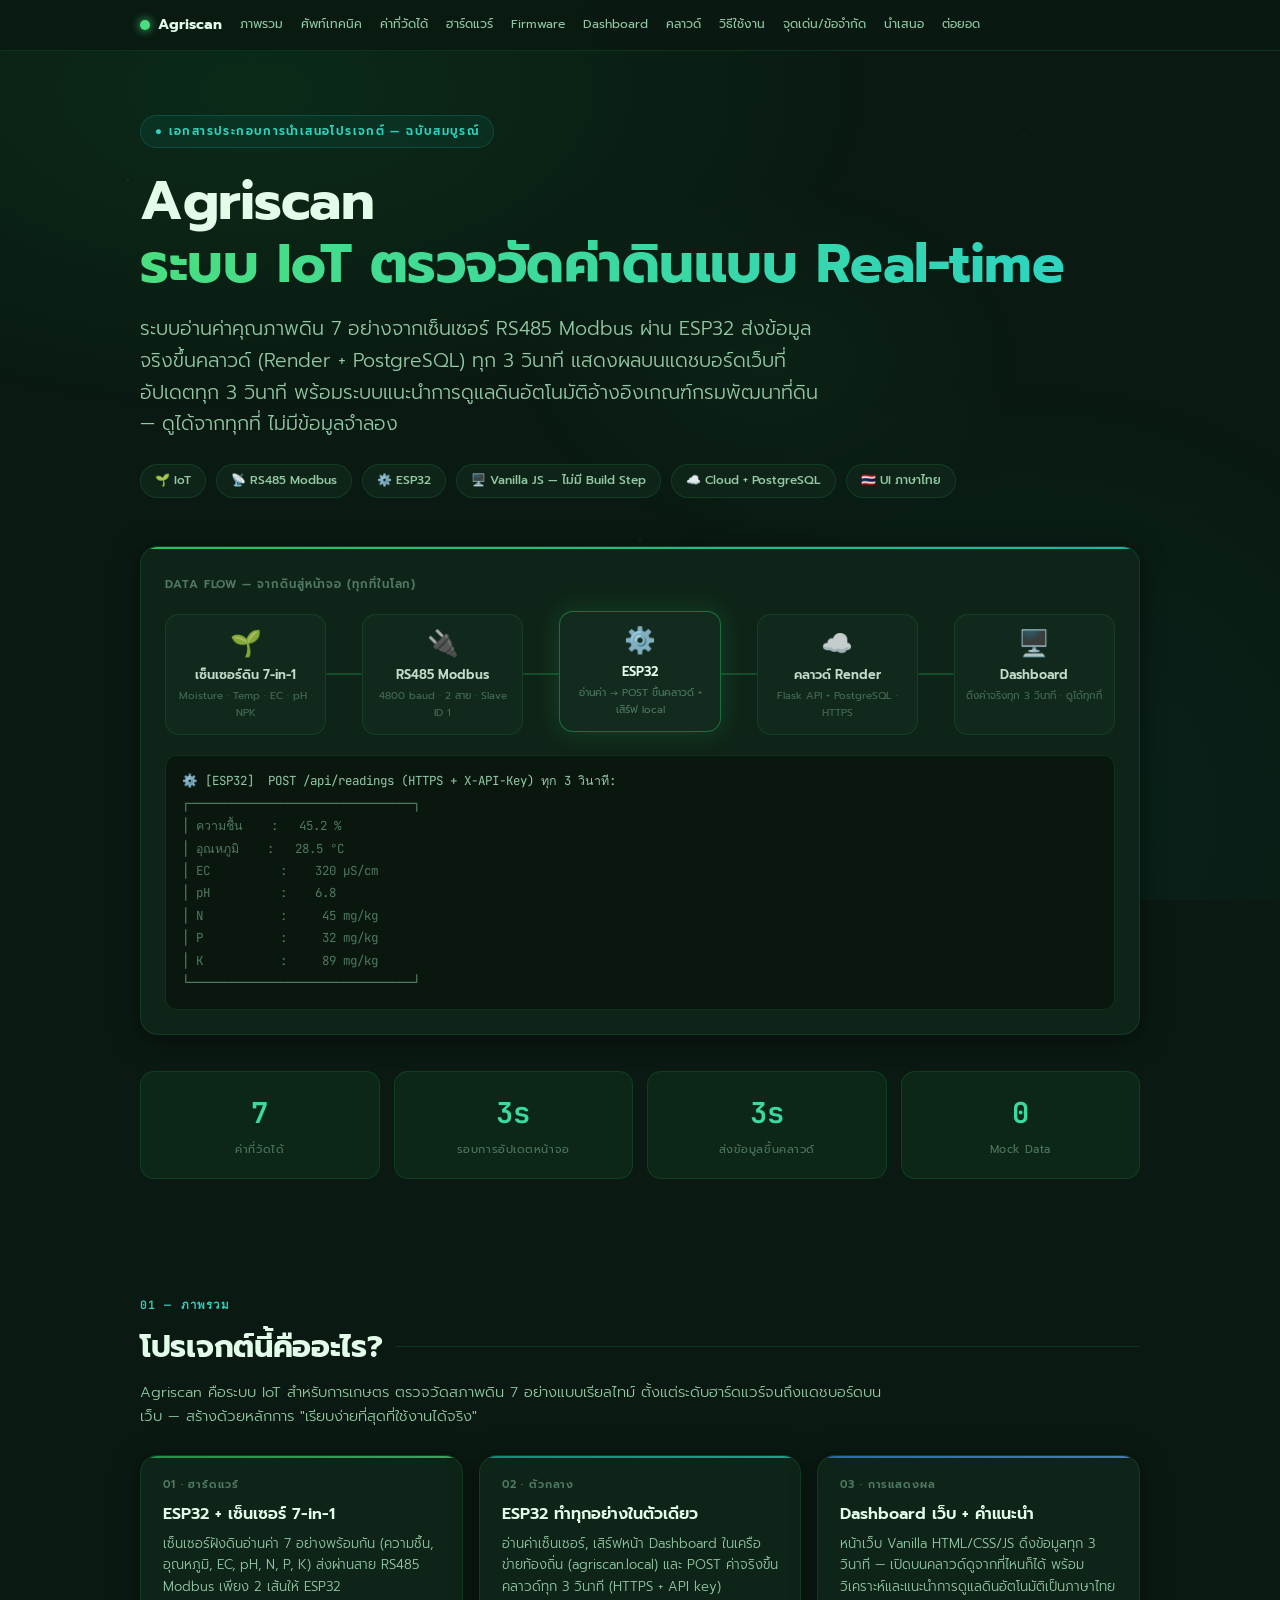
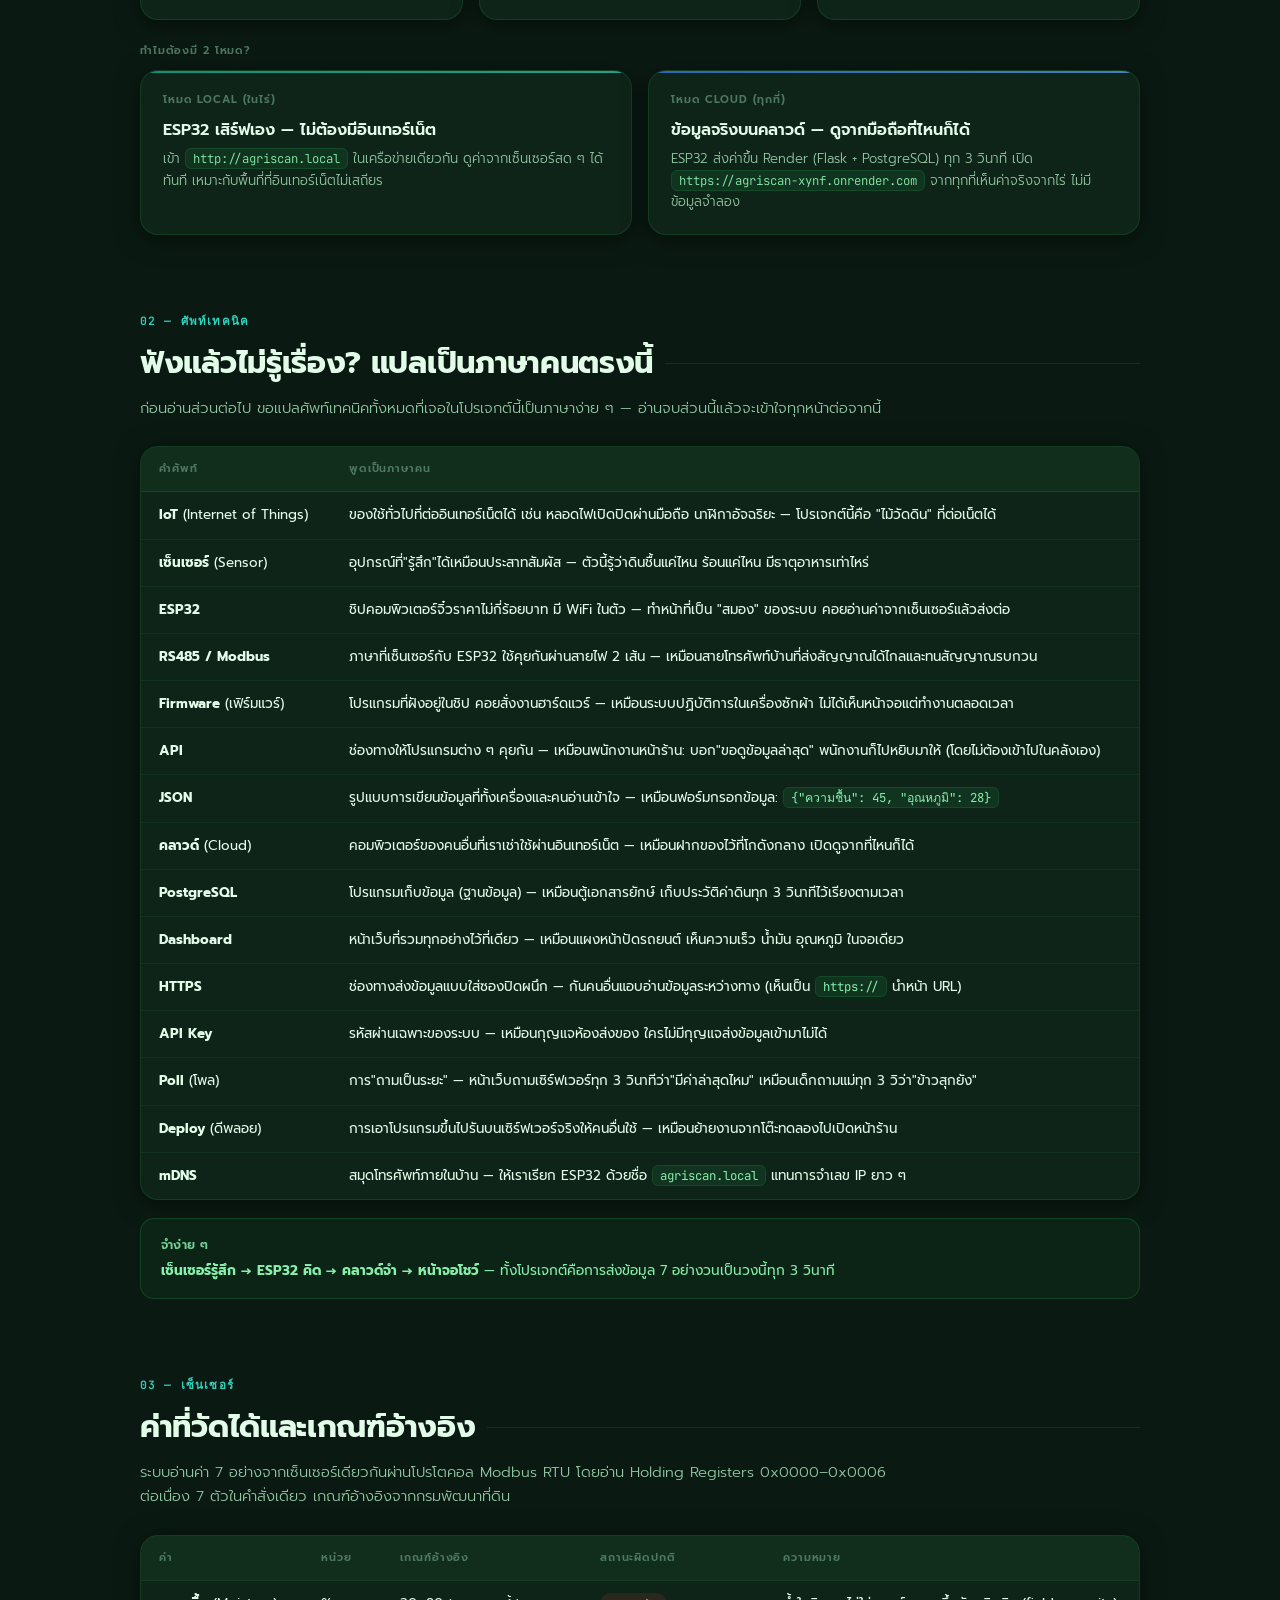
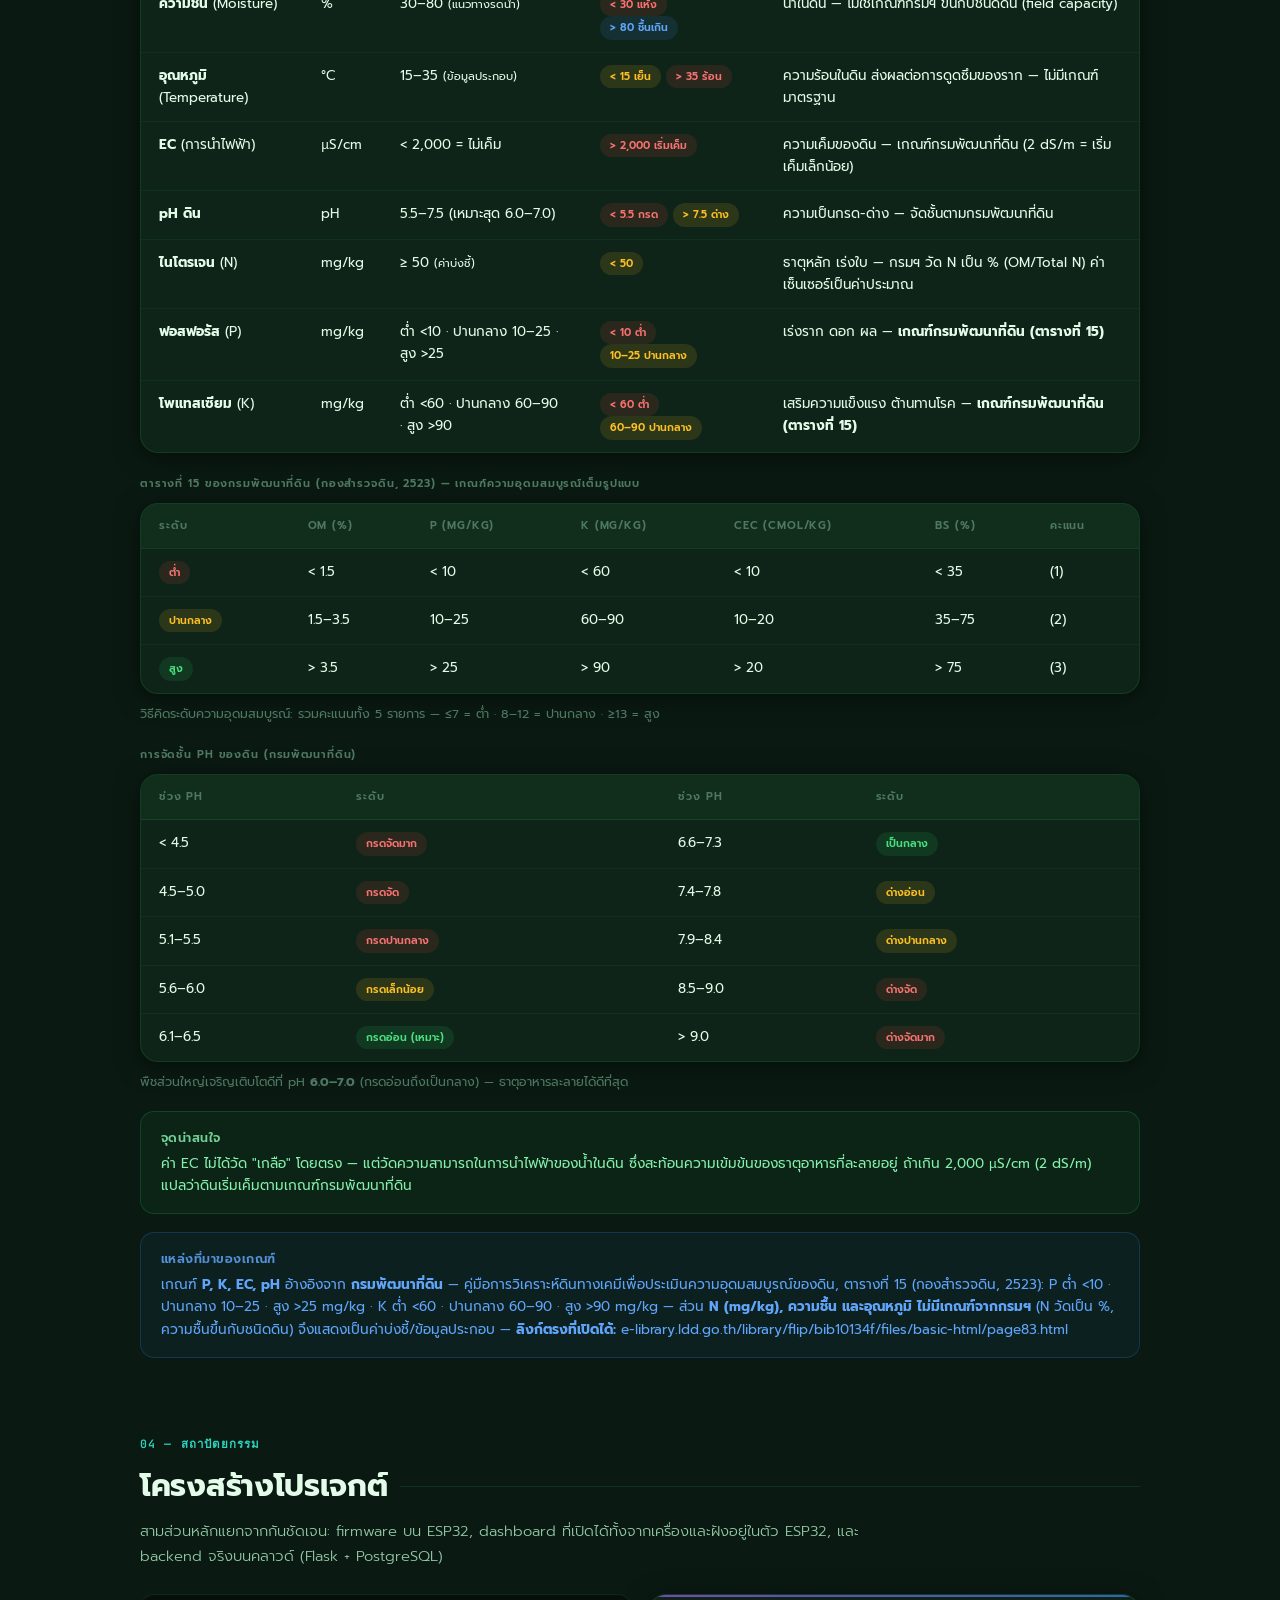
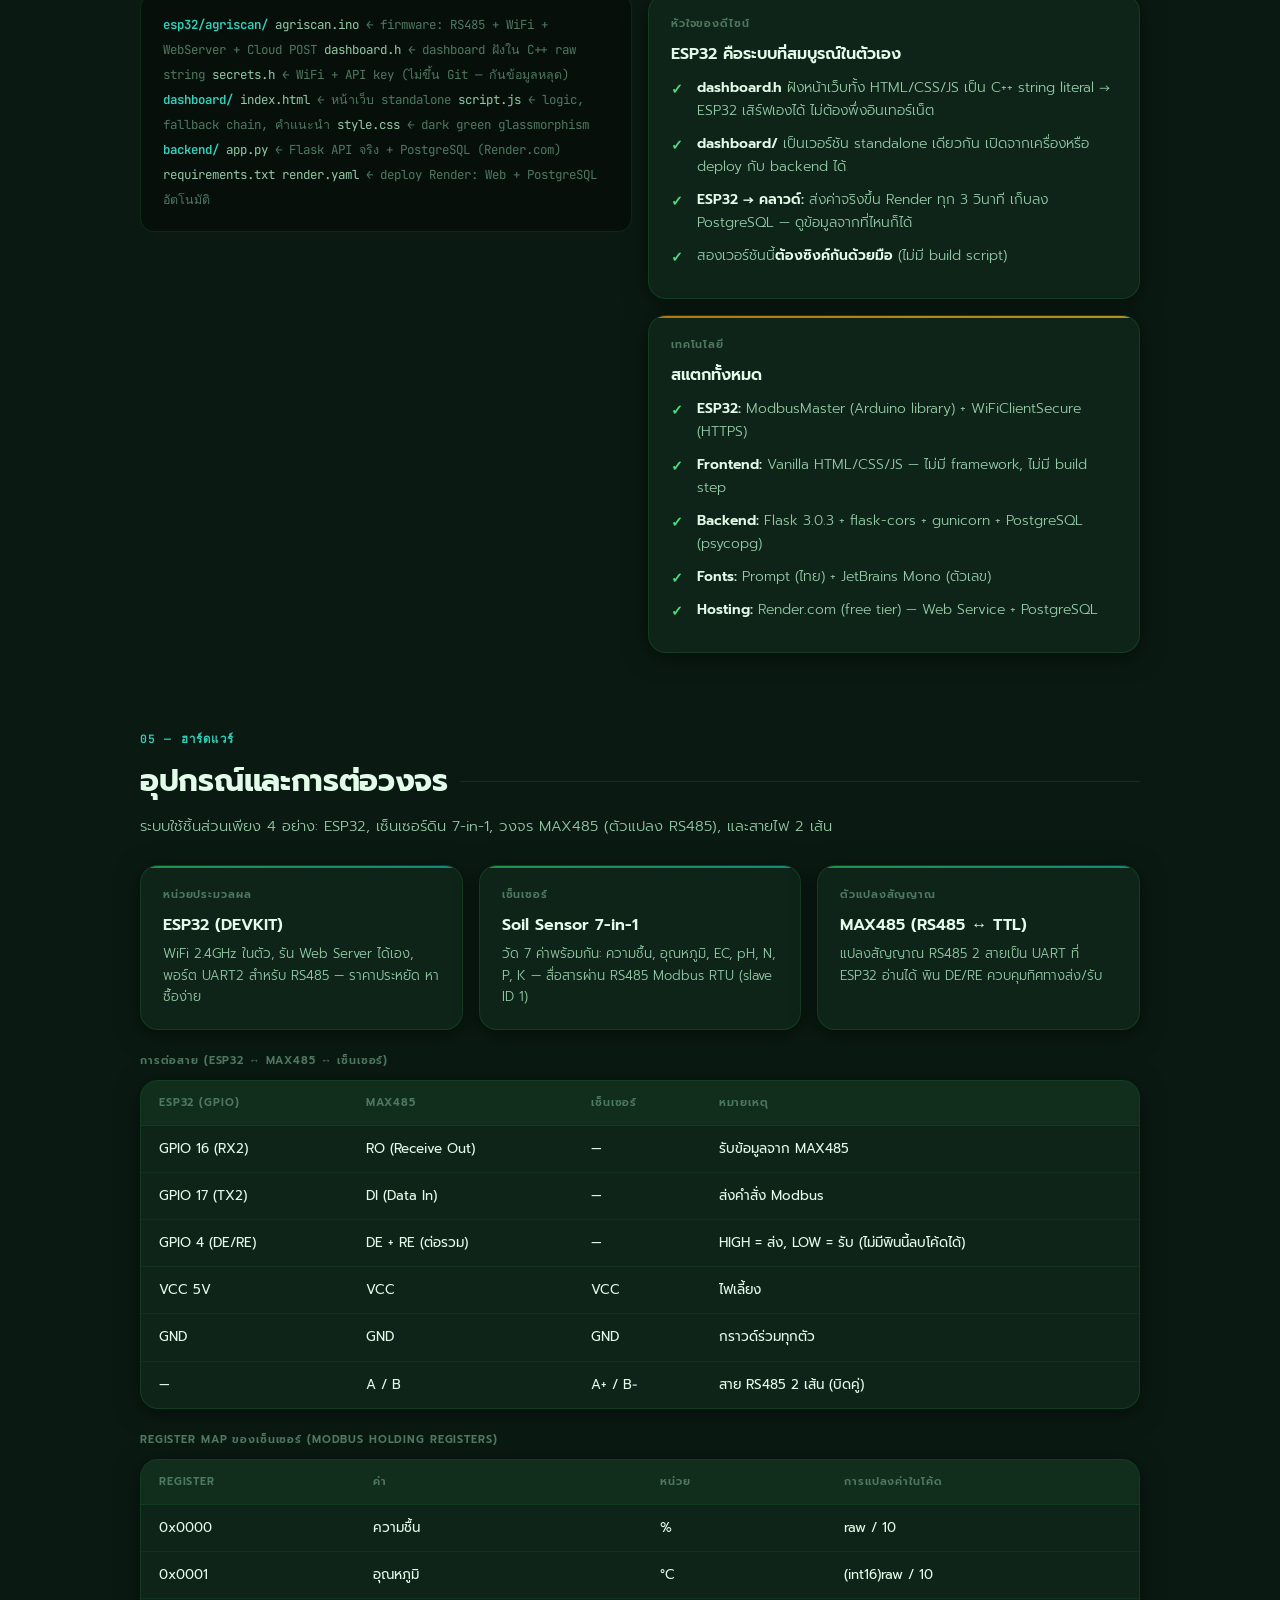
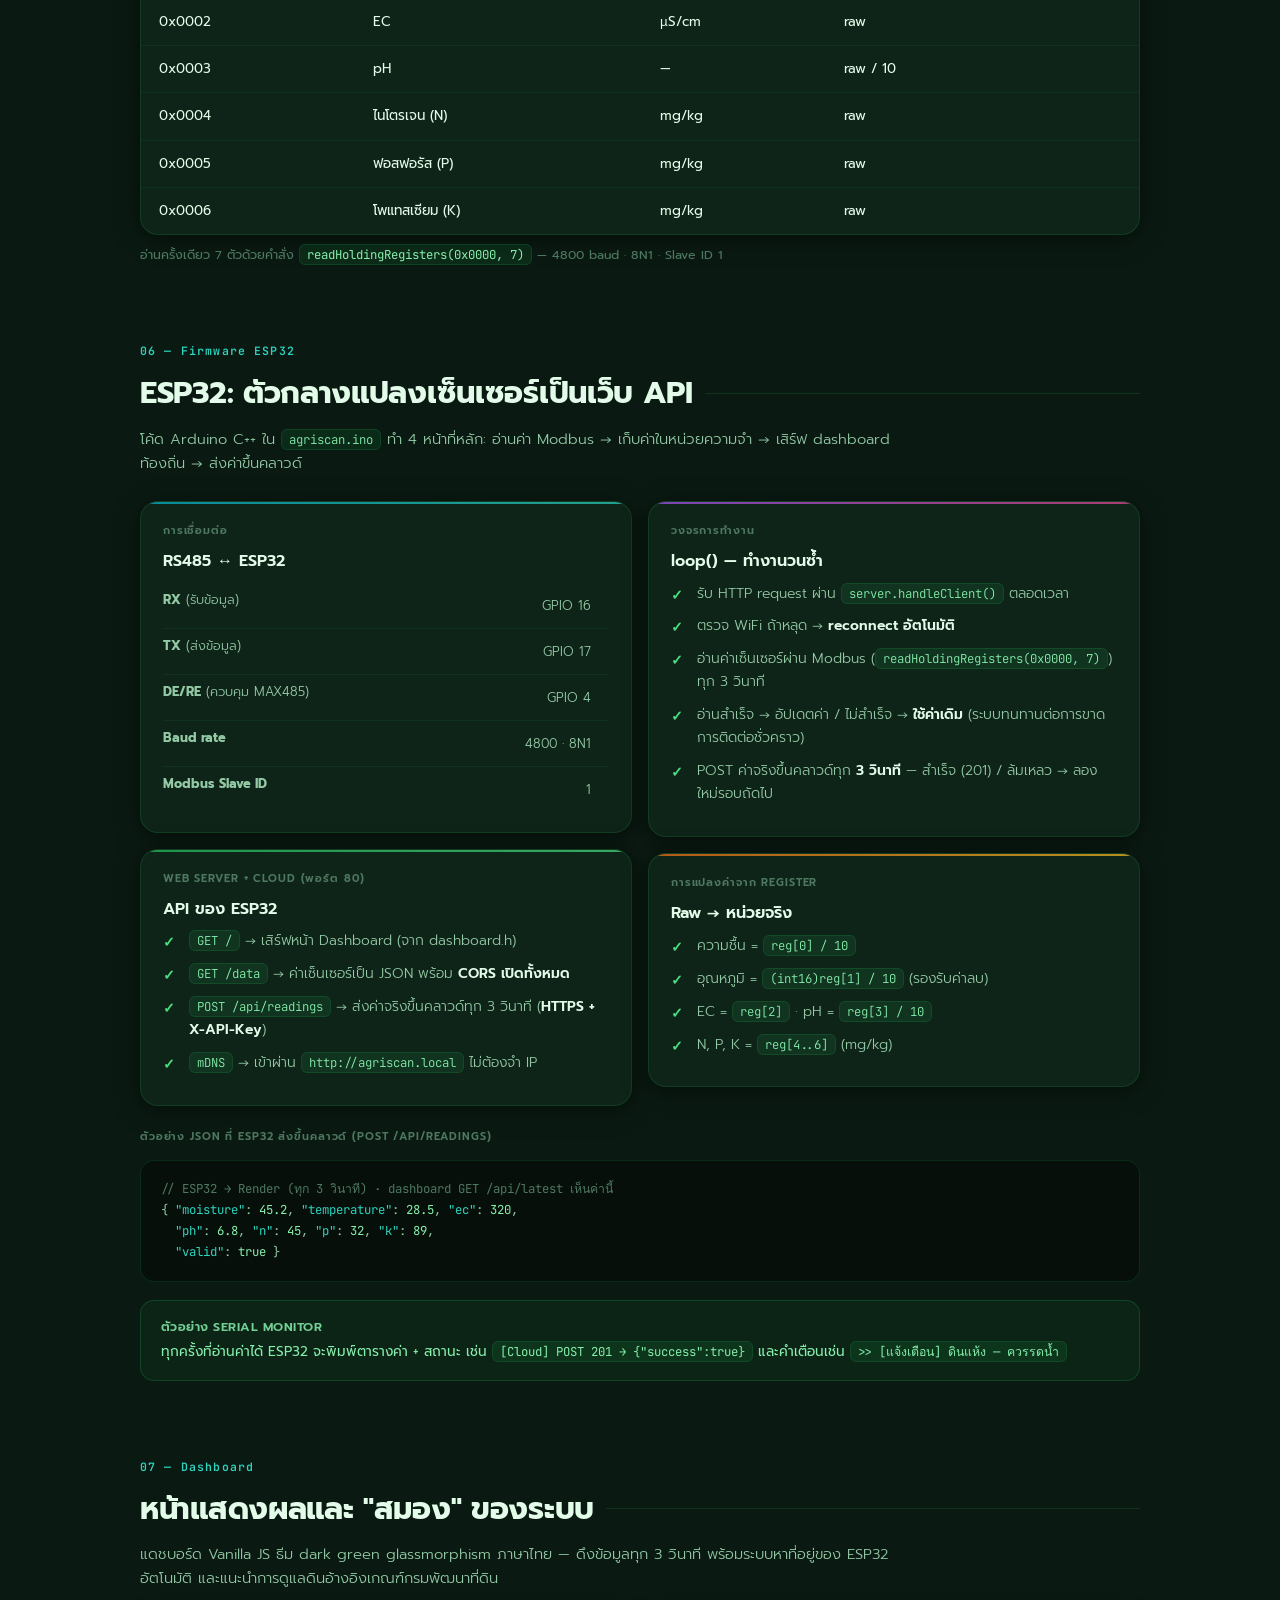
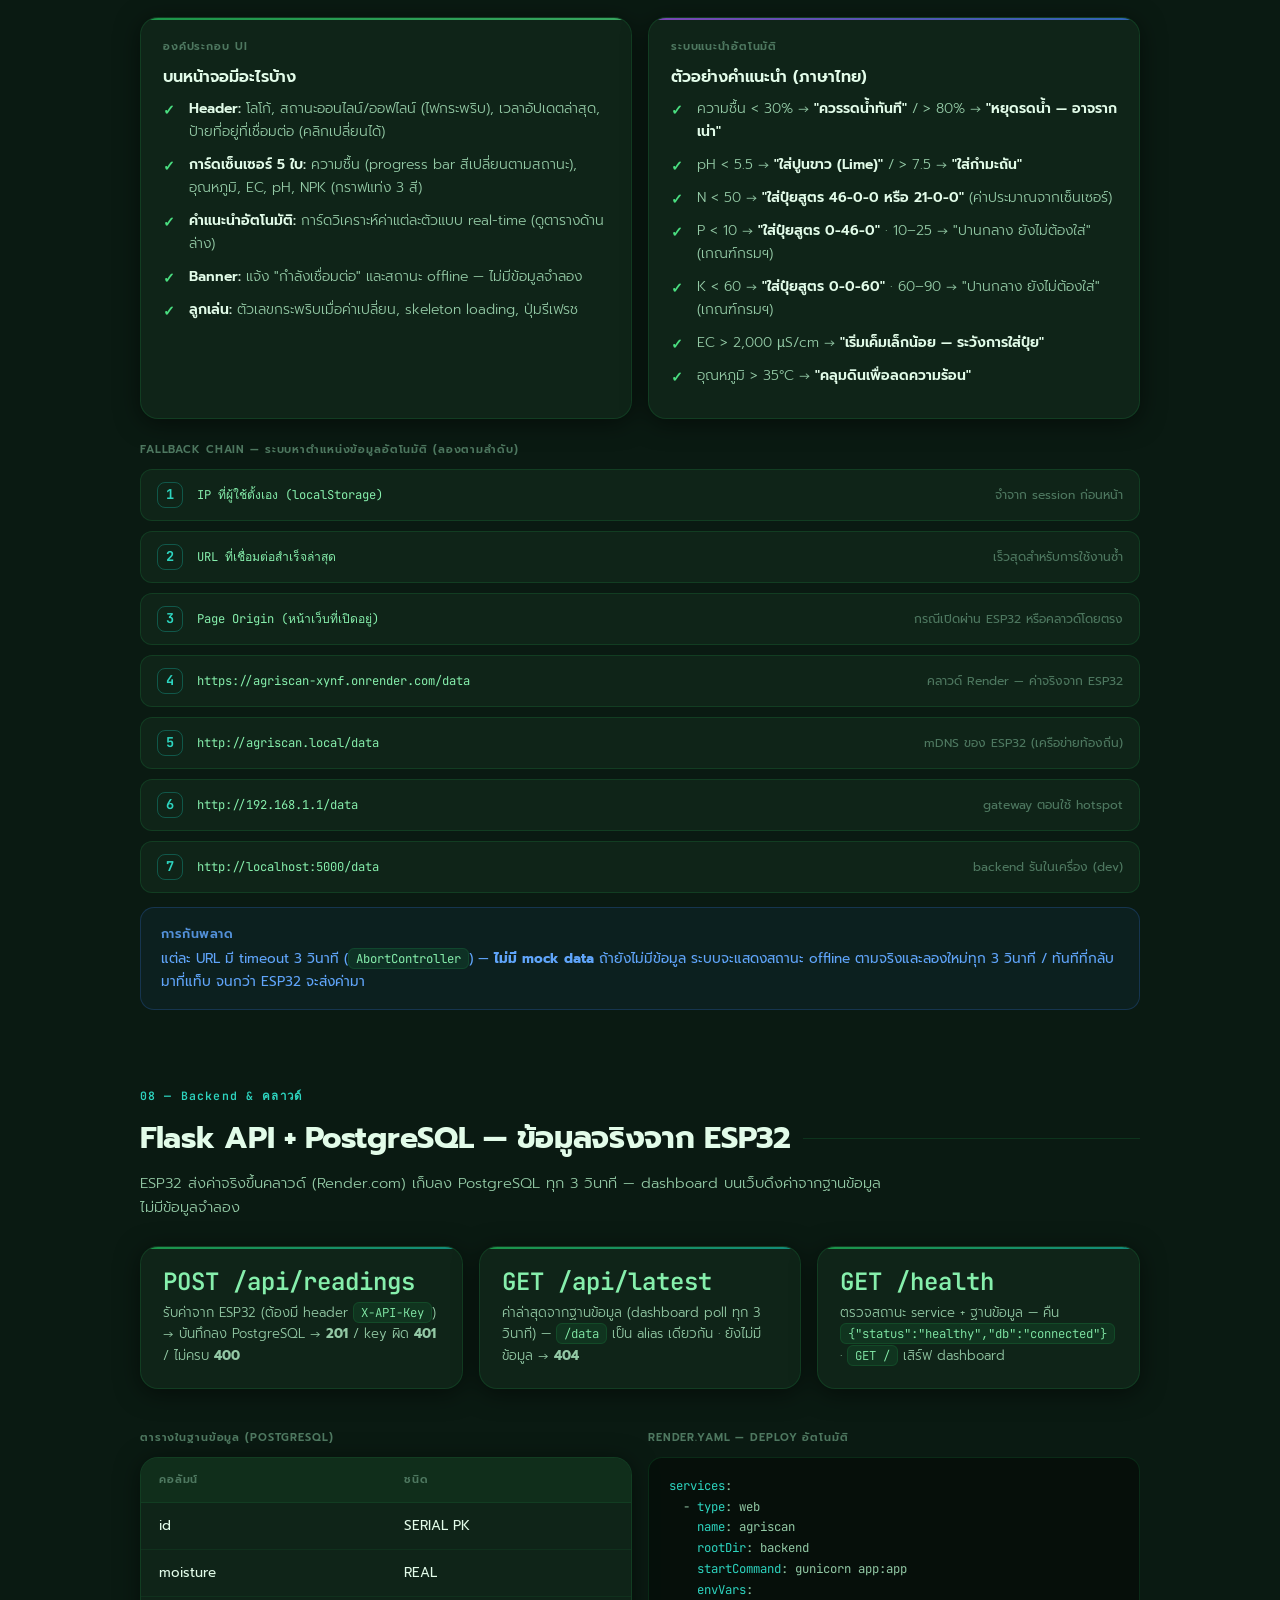
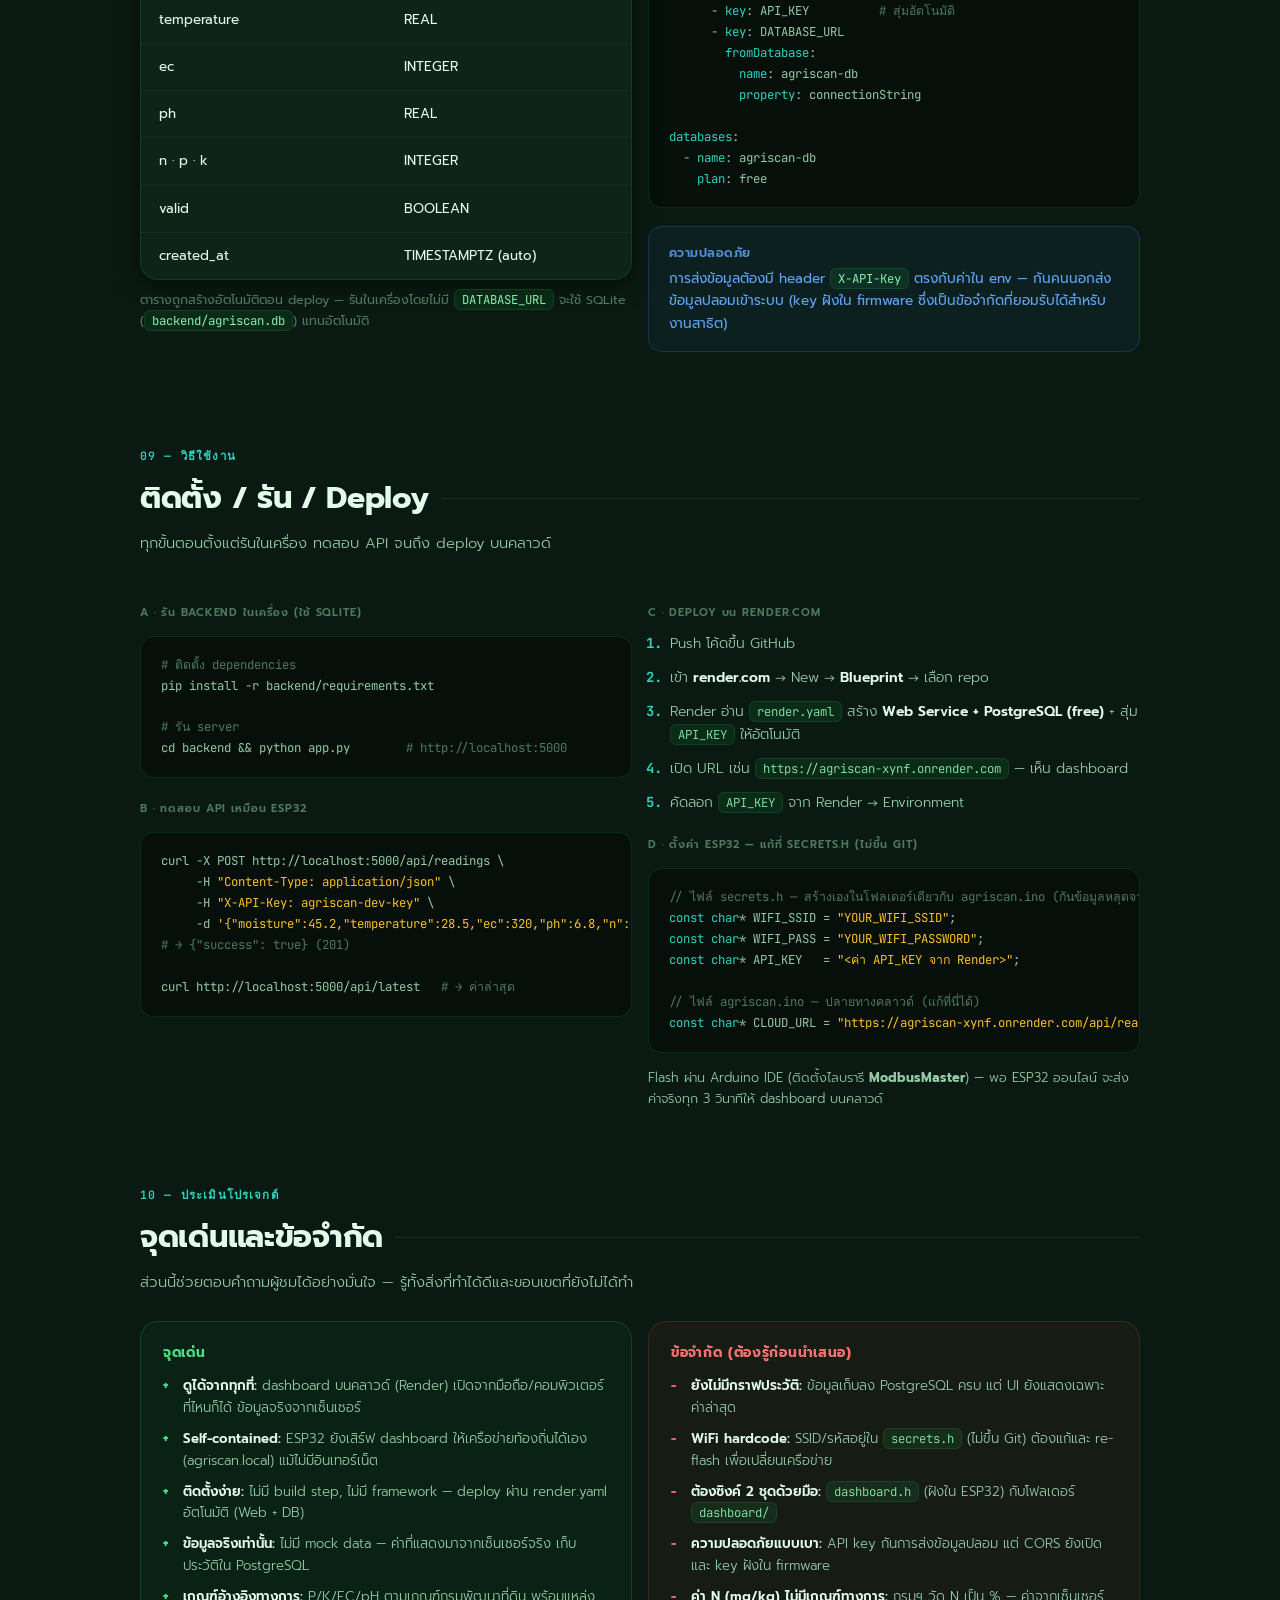
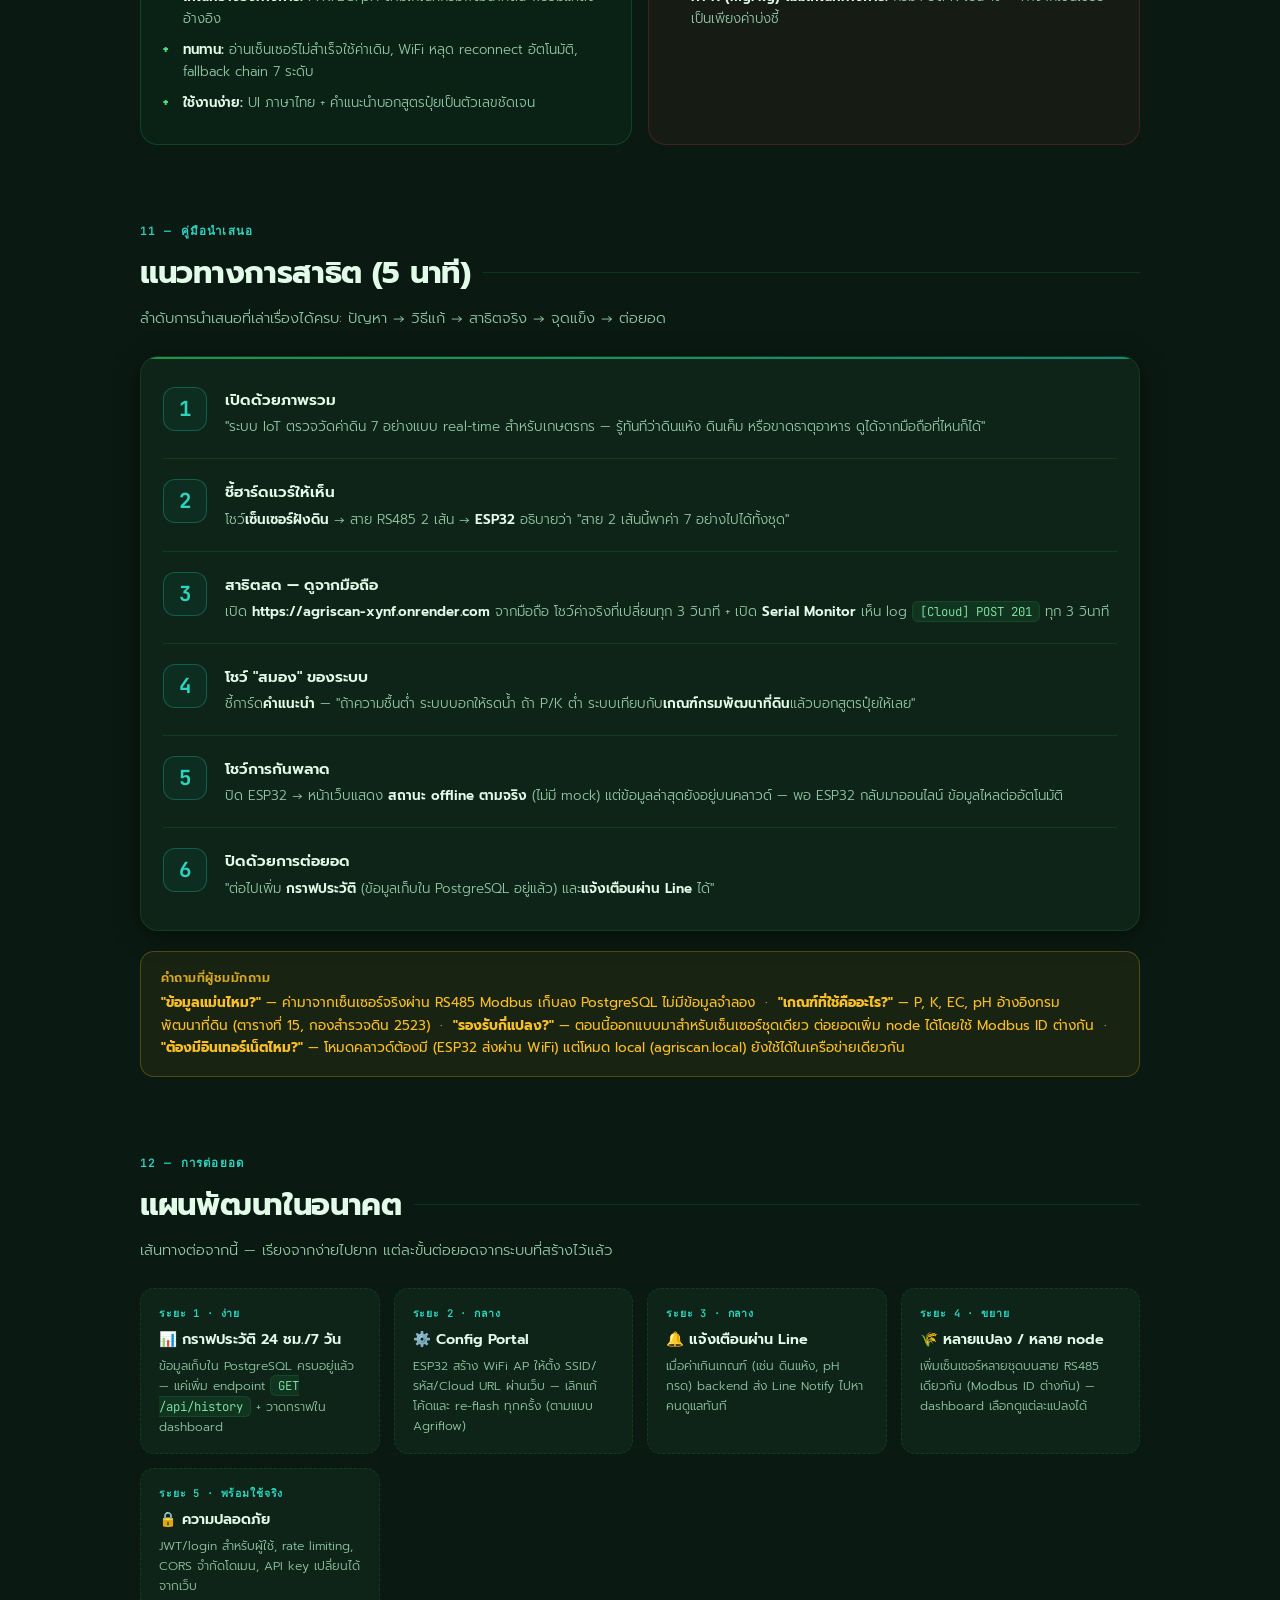
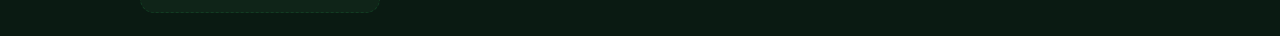
<file: agriscan-presentation.html>
<!DOCTYPE html>
<html lang="th">
<head>
<meta charset="UTF-8" />
<meta name="viewport" content="width=device-width, initial-scale=1.0" />
<title>Agriscan — เอกสารนำเสนอโปรเจกต์ (ฉบับสมบูรณ์)</title>
<link rel="preconnect" href="https://fonts.googleapis.com" />
<link rel="preconnect" href="https://fonts.gstatic.com" crossorigin />
<link href="https://fonts.googleapis.com/css2?family=Prompt:wght@300;400;500;600;700&family=JetBrains+Mono:wght@400;600&display=swap" rel="stylesheet" />
<style>
  /* ═════════════ Design Tokens (ต่อยอดจากธีม Agriscan) ═════════════ */
  :root {
    --green-50:#f0fdf4; --green-100:#dcfce7; --green-200:#bbf7d0;
    --green-300:#86efac; --green-400:#4ade80; --green-500:#22c55e;
    --green-600:#16a34a; --green-700:#15803d; --green-800:#166534;
    --green-900:#14532d; --green-950:#052e16;
    --teal-400:#2dd4bf; --teal-500:#14b8a6; --teal-600:#0d9488;
    --amber-400:#fbbf24; --amber-500:#f59e0b;
    --red-400:#f87171; --red-500:#ef4444;
    --blue-400:#60a5fa; --blue-500:#3b82f6;
    --purple-400:#c084fc;
    --bg-base:#0a1a12; --bg-card:#0f2418; --bg-card-2:#122b1e;
    --bg-glass:rgba(22,101,52,0.18);
    --border-dim:rgba(34,197,94,0.15); --border-glow:rgba(34,197,94,0.45);
    --text-primary:#e2fce9; --text-secondary:#93c9a5; --text-muted:#4e7860;
    --shadow-glow:0 0 32px rgba(34,197,94,0.12);
    --shadow-card:0 4px 24px rgba(0,0,0,0.5);
    --radius-card:18px; --radius-pill:999px;
    --font-body:'Prompt',sans-serif; --font-mono:'JetBrains Mono',monospace;
  }

  *, *::before, *::after { box-sizing:border-box; margin:0; padding:0; }
  html { scroll-behavior:smooth; }
  body {
    font-family:var(--font-body);
    background:var(--bg-base); color:var(--text-primary);
    min-height:100vh; overflow-x:hidden; line-height:1.65;
  }

  body::before {
    content:''; position:fixed; inset:0; pointer-events:none; z-index:0;
    background:
      radial-gradient(ellipse 80% 60% at 20% 10%, rgba(22,163,74,0.12) 0%, transparent 60%),
      radial-gradient(ellipse 60% 80% at 80% 90%, rgba(13,148,136,0.08) 0%, transparent 60%),
      radial-gradient(ellipse 40% 40% at 60% 40%, rgba(74,222,128,0.04) 0%, transparent 50%);
  }
  body::after {
    content:''; position:fixed; inset:0; pointer-events:none; z-index:0;
    background-image:
      radial-gradient(1px 1px at 10% 20%, rgba(74,222,128,0.3) 0%, transparent 100%),
      radial-gradient(1px 1px at 80% 15%, rgba(74,222,128,0.2) 0%, transparent 100%),
      radial-gradient(1px 1px at 50% 60%, rgba(45,212,191,0.3) 0%, transparent 100%),
      radial-gradient(1px 1px at 90% 70%, rgba(74,222,128,0.15) 0%, transparent 100%),
      radial-gradient(1px 1px at 30% 80%, rgba(45,212,191,0.2) 0%, transparent 100%);
  }

  .page { position:relative; z-index:1; max-width:1040px; margin:0 auto; padding:0 20px 80px; }

  /* ═════════════ Sticky nav ═════════════ */
  .topnav {
    position:sticky; top:0; z-index:50;
    background:rgba(10,26,18,0.88); backdrop-filter:blur(12px);
    border-bottom:1px solid var(--border-dim);
  }
  .topnav-inner {
    max-width:1040px; margin:0 auto; padding:10px 20px;
    display:flex; align-items:center; gap:16px; flex-wrap:wrap;
  }
  .topnav .brand { font-weight:700; font-size:0.9rem; display:flex; align-items:center; gap:8px; }
  .topnav .brand-dot {
    width:10px; height:10px; border-radius:50%; background:var(--green-400);
    box-shadow:0 0 10px var(--green-400); animation:pulse 2s infinite;
  }
  @keyframes pulse { 0%,100%{opacity:1; box-shadow:0 0 0 0 rgba(34,197,94,0.5);} 50%{opacity:.7; box-shadow:0 0 0 6px rgba(34,197,94,0);} }
  .topnav a {
    color:var(--text-secondary); text-decoration:none; font-size:0.76rem;
    padding:4px 2px; border-bottom:2px solid transparent; transition:all .2s;
  }
  .topnav a:hover { color:var(--green-300); border-color:var(--border-glow); }
  .topnav-links { display:flex; gap:14px; flex-wrap:wrap; }

  /* ═════════════ Hero ═════════════ */
  .hero { padding:64px 0 40px; }
  .eyebrow {
    display:inline-flex; align-items:center; gap:8px;
    font-size:0.72rem; font-weight:600; letter-spacing:0.12em; text-transform:uppercase;
    color:var(--teal-400);
    border:1px solid rgba(13,148,136,0.3); background:rgba(13,148,136,0.1);
    padding:6px 14px; border-radius:var(--radius-pill); margin-bottom:22px;
  }
  .hero h1 {
    font-size:clamp(2rem, 6vw, 3.4rem); font-weight:700; line-height:1.15;
    letter-spacing:-0.5px;
  }
  .hero h1 .grad {
    background:linear-gradient(90deg, var(--green-400), var(--teal-400));
    -webkit-background-clip:text; background-clip:text; color:transparent;
  }
  .hero .lead {
    margin-top:18px; font-size:clamp(1rem, 2.5vw, 1.2rem);
    color:var(--text-secondary); max-width:680px; font-weight:300;
  }
  .hero .tags { margin-top:24px; display:flex; gap:10px; flex-wrap:wrap; }
  .tag {
    font-size:0.75rem; font-weight:500; padding:6px 14px; border-radius:var(--radius-pill);
    border:1px solid var(--border-dim); background:var(--bg-card); color:var(--text-secondary);
  }

  /* ═════════════ Flow diagram (Signature) ═════════════ */
  .flow-wrap {
    margin:48px 0 0; padding:28px 24px 24px;
    background:var(--bg-card); border:1px solid var(--border-dim);
    border-radius:var(--radius-card); box-shadow:var(--shadow-card);
    position:relative; overflow:hidden;
  }
  .flow-wrap::before {
    content:''; position:absolute; top:0; left:0; right:0; height:2px;
    background:linear-gradient(90deg, var(--green-500), var(--teal-500), var(--green-500));
    background-size:200% 100%; animation:slidebg 6s linear infinite;
  }
  @keyframes slidebg { to { background-position:-200% 0; } }
  .flow-title {
    font-size:0.72rem; font-weight:600; letter-spacing:0.08em; text-transform:uppercase;
    color:var(--text-muted); margin-bottom:20px;
  }
  .flow { display:flex; align-items:stretch; gap:0; flex-wrap:wrap; justify-content:center; }
  .flow-node {
    flex:1 1 140px; max-width:185px; text-align:center;
    background:var(--bg-card-2); border:1px solid var(--border-dim);
    border-radius:14px; padding:16px 10px 12px; position:relative;
    transition:all .3s ease; opacity:.85;
  }
  .flow-node.active {
    opacity:1; border-color:var(--border-glow);
    box-shadow:0 0 24px rgba(34,197,94,0.2);
    transform:translateY(-3px);
  }
  .flow-node .f-icon { font-size:1.6rem; line-height:1; margin-bottom:8px; }
  .flow-node .f-name { font-size:0.8rem; font-weight:600; }
  .flow-node .f-sub { font-size:0.64rem; color:var(--text-muted); margin-top:3px; }
  .flow-conn { flex:0 0 36px; display:flex; align-items:center; justify-content:center; position:relative; }
  .flow-conn::before {
    content:''; width:100%; height:2px; background:rgba(34,197,94,0.25); border-radius:2px;
  }
  .flow-conn .packet {
    position:absolute; width:8px; height:8px; border-radius:50%;
    background:var(--green-400); box-shadow:0 0 8px var(--green-400);
    animation:travel 1.6s ease-in-out infinite; opacity:0;
  }
  .flow-conn:nth-child(2) .packet { animation-delay:0s; }
  .flow-conn:nth-child(4) .packet { animation-delay:0.4s; }
  .flow-conn:nth-child(6) .packet { animation-delay:0.8s; }
  .flow-conn:nth-child(8) .packet { animation-delay:1.2s; }
  @keyframes travel {
    0% { left:0; opacity:0; } 20% { opacity:1; }
    80% { opacity:1; } 100% { left:calc(100% - 8px); opacity:0; }
  }

  .flow-readout {
    margin-top:20px; padding:14px 16px; border-radius:12px;
    background:rgba(0,0,0,0.35); border:1px solid var(--border-dim);
    font-family:var(--font-mono); font-size:0.78rem; line-height:1.8;
    color:var(--text-secondary); white-space:pre-wrap; word-break:break-word;
  }
  .flow-readout .dim { color:var(--text-muted); }

  /* ═════════════ Section base ═════════════ */
  section { margin-top:76px; }
  .sec-head { margin-bottom:26px; }
  .sec-num {
    font-family:var(--font-mono); font-size:0.72rem; font-weight:600;
    color:var(--teal-400); letter-spacing:0.1em; display:block; margin-bottom:8px;
  }
  .sec-head h2 {
    font-size:clamp(1.4rem, 4vw, 1.9rem); font-weight:700; letter-spacing:-0.3px;
    display:flex; align-items:center; gap:12px;
  }
  .sec-head h2::after { content:''; flex:1; height:1px; background:var(--border-dim); }
  .sec-head p { color:var(--text-secondary); margin-top:8px; font-size:0.92rem; font-weight:300; max-width:760px; }
  .sub-label {
    font-size:0.68rem; font-weight:600; letter-spacing:0.08em; text-transform:uppercase;
    color:var(--text-muted); margin:22px 0 10px;
  }

  /* ═════════════ Cards & grid ═════════════ */
  .grid2 { display:grid; grid-template-columns:repeat(auto-fit, minmax(300px, 1fr)); gap:16px; }
  .grid3 { display:grid; grid-template-columns:repeat(auto-fit, minmax(250px, 1fr)); gap:16px; }
  .card {
    background:var(--bg-card); border:1px solid var(--border-dim);
    border-radius:var(--radius-card); padding:20px 22px;
    box-shadow:var(--shadow-card); position:relative; overflow:hidden;
    transition:transform .25s ease, border-color .25s ease, box-shadow .25s ease;
  }
  .card::before {
    content:''; position:absolute; top:0; left:0; right:0; height:2px;
    background:var(--card-accent, linear-gradient(90deg,var(--green-500),var(--teal-500)));
    opacity:.7; transition:opacity .25s;
  }
  .card:hover { transform:translateY(-3px); border-color:var(--border-glow); box-shadow:var(--shadow-card), 0 0 28px rgba(34,197,94,0.1); }
  .card:hover::before { opacity:1; }
  .card .c-label {
    font-size:0.68rem; font-weight:600; letter-spacing:0.08em; text-transform:uppercase;
    color:var(--text-muted); margin-bottom:8px;
  }
  .card .c-title { font-size:1rem; font-weight:600; margin-bottom:6px; }
  .card .c-desc { font-size:0.82rem; color:var(--text-secondary); font-weight:300; }
  .card .c-big {
    font-family:var(--font-mono); font-size:1.5rem; font-weight:600;
    color:var(--green-300); line-height:1.25;
  }
  .card .c-big small { font-size:0.7rem; color:var(--text-muted); font-family:var(--font-body); }

  /* ═════════════ Stats strip ═════════════ */
  .stats {
    display:grid; grid-template-columns:repeat(auto-fit, minmax(150px, 1fr));
    gap:14px; margin-top:36px;
  }
  .stat {
    background:var(--bg-glass); border:1px solid var(--border-dim);
    border-radius:14px; padding:18px 14px; text-align:center;
  }
  .stat .v {
    font-family:var(--font-mono); font-size:1.8rem; font-weight:700;
    background:linear-gradient(90deg, var(--green-400), var(--teal-400));
    -webkit-background-clip:text; background-clip:text; color:transparent;
  }
  .stat .k { font-size:0.7rem; color:var(--text-muted); margin-top:4px; letter-spacing:0.05em; }

  /* ═════════════ Tables ═════════════ */
  .table-wrap {
    background:var(--bg-card); border:1px solid var(--border-dim);
    border-radius:var(--radius-card); overflow-x:auto; box-shadow:var(--shadow-card);
  }
  table { width:100%; border-collapse:collapse; font-size:0.84rem; min-width:600px; }
  thead th {
    text-align:left; font-size:0.68rem; font-weight:600; letter-spacing:0.08em;
    text-transform:uppercase; color:var(--text-muted);
    padding:13px 18px; border-bottom:1px solid var(--border-dim);
    background:rgba(22,101,52,0.15);
  }
  tbody td { padding:12px 18px; border-bottom:1px solid rgba(34,197,94,0.08); vertical-align:top; }
  tbody tr:last-child td { border-bottom:none; }
  tbody tr { transition:background .2s; }
  tbody tr:hover { background:rgba(34,197,94,0.05); }
  td .mono { font-family:var(--font-mono); font-size:0.78rem; color:var(--green-300); }
  .pill {
    display:inline-block; font-size:0.66rem; font-weight:600; padding:3px 10px;
    border-radius:var(--radius-pill); white-space:nowrap;
  }
  .pill.green { background:rgba(34,197,94,0.12); color:var(--green-400); }
  .pill.teal  { background:rgba(20,184,166,0.12); color:var(--teal-400); }
  .pill.amber { background:rgba(251,191,36,0.12); color:var(--amber-400); }
  .pill.red   { background:rgba(239,68,68,0.12); color:var(--red-400); }
  .pill.blue  { background:rgba(59,130,246,0.12); color:var(--blue-400); }
  .pill.purple{ background:rgba(168,85,247,0.14); color:var(--purple-400); }

  /* ═════════════ Code blocks ═════════════ */
  pre {
    background:rgba(0,0,0,0.4); border:1px solid var(--border-dim);
    border-radius:14px; padding:18px 20px; overflow-x:auto;
    font-family:var(--font-mono); font-size:0.77rem; line-height:1.7;
    color:var(--text-secondary); margin:14px 0;
  }
  pre .c { color:var(--text-muted); }
  pre .k { color:var(--teal-400); }
  pre .s { color:var(--amber-400); }
  pre .n { color:var(--green-300); }
  code.inline {
    font-family:var(--font-mono); font-size:0.77rem;
    background:rgba(34,197,94,0.1); border:1px solid var(--border-dim);
    color:var(--green-300); padding:1px 7px; border-radius:6px;
  }

  /* ═════════════ Chain (fallback) ═════════════ */
  .chain { display:flex; flex-direction:column; gap:10px; margin-top:8px; }
  .chain-step {
    display:flex; align-items:center; gap:14px;
    background:var(--bg-card); border:1px solid var(--border-dim);
    border-radius:12px; padding:12px 16px; font-size:0.85rem;
    transition:transform .2s, border-color .2s;
  }
  .chain-step:hover { transform:translateX(4px); border-color:var(--border-glow); }
  .chain-step .no {
    font-family:var(--font-mono); font-weight:700; font-size:0.85rem;
    color:var(--teal-400); width:26px; height:26px; flex-shrink:0;
    display:grid; place-items:center;
    border:1px solid rgba(20,184,166,0.35); border-radius:8px;
  }
  .chain-step .src {
    font-family:var(--font-mono); font-size:0.76rem; color:var(--green-300);
    flex-shrink:0; min-width:0;
  }
  .chain-step .why { color:var(--text-muted); font-size:0.76rem; margin-left:auto; text-align:right; }

  /* ═════════════ Lists ═════════════ */
  ul.check { list-style:none; }
  ul.check li { position:relative; padding-left:26px; margin-bottom:10px; font-size:0.87rem; color:var(--text-secondary); font-weight:300; }
  ul.check li::before {
    content:'✓'; position:absolute; left:0; top:1px;
    color:var(--green-400); font-weight:700; font-size:0.9rem;
  }
  ul.check li b { color:var(--text-primary); font-weight:600; }
  ol.steps { padding-left:22px; }
  ol.steps li { margin-bottom:10px; font-size:0.87rem; color:var(--text-secondary); font-weight:300; }
  ol.steps li b { color:var(--text-primary); font-weight:600; }
  ol.steps li::marker { color:var(--teal-400); font-family:var(--font-mono); font-weight:700; }

  /* ═════════════ Callouts ═════════════ */
  .callout {
    border-radius:14px; padding:16px 20px; margin:18px 0;
    border:1px solid; font-size:0.85rem;
  }
  .callout.warn { background:rgba(251,191,36,0.06); border-color:rgba(251,191,36,0.25); color:var(--amber-400); }
  .callout.info { background:rgba(59,130,246,0.06); border-color:rgba(59,130,246,0.22); color:var(--blue-400); }
  .callout.ok   { background:rgba(34,197,94,0.06); border-color:rgba(34,197,94,0.2); color:var(--green-300); }
  .callout b { color:inherit; }
  .callout .t { display:block; font-weight:600; margin-bottom:4px; font-size:0.78rem; letter-spacing:0.04em; text-transform:uppercase; opacity:.85; }

  /* ═════════════ File tree ═════════════ */
  .tree {
    font-family:var(--font-mono); font-size:0.78rem; line-height:2;
    background:rgba(0,0,0,0.4); border:1px solid var(--border-dim);
    border-radius:14px; padding:18px 22px; overflow-x:auto; color:var(--text-secondary);
  }
  .tree .dir { color:var(--teal-400); font-weight:600; }
  .tree .cmt { color:var(--text-muted); }
  .tree .f   { color:var(--green-300); }

  /* ═════════════ Pros / cons ═════════════ */
  .pros-cons { display:grid; grid-template-columns:repeat(auto-fit, minmax(290px, 1fr)); gap:16px; }
  .pc { border-radius:var(--radius-card); padding:20px 22px; border:1px solid; }
  .pc.pro { background:rgba(34,197,94,0.05); border-color:rgba(34,197,94,0.2); }
  .pc.con { background:rgba(239,68,68,0.05); border-color:rgba(239,68,68,0.2); }
  .pc h3 { font-size:0.85rem; font-weight:700; margin-bottom:12px; letter-spacing:0.05em; }
  .pc.pro h3 { color:var(--green-400); }
  .pc.con h3 { color:var(--red-400); }
  .pc ul { list-style:none; }
  .pc li { padding-left:20px; position:relative; font-size:0.83rem; color:var(--text-secondary); margin-bottom:9px; font-weight:300; }
  .pc.pro li::before { content:'+'; position:absolute; left:0; color:var(--green-400); font-weight:700; }
  .pc.con li::before { content:'−'; position:absolute; left:0; color:var(--red-400); font-weight:700; }
  .pc li b { color:var(--text-primary); font-weight:600; }

  /* ═════════════ Presentation steps ═════════════ */
  .pres-step { display:flex; gap:18px; padding:20px 0; border-bottom:1px solid var(--border-dim); }
  .pres-step:last-child { border-bottom:none; }
  .pres-step .big {
    font-family:var(--font-mono); font-size:1.3rem; font-weight:700;
    color:var(--teal-400); flex-shrink:0; width:44px; height:44px;
    display:grid; place-items:center;
    border:1px solid rgba(20,184,166,0.35); border-radius:12px;
    background:rgba(13,148,136,0.08);
  }
  .pres-step h4 { font-size:0.95rem; font-weight:600; margin-bottom:4px; }
  .pres-step p { font-size:0.84rem; color:var(--text-secondary); font-weight:300; }
  .pres-step p b { color:var(--text-primary); font-weight:600; }

  /* ═════════════ Roadmap ═════════════ */
  .roadmap { display:grid; grid-template-columns:repeat(auto-fit, minmax(230px,1fr)); gap:14px; }
  .rm {
    background:var(--bg-card); border:1px dashed var(--border-dim);
    border-radius:14px; padding:16px 18px; transition:all .25s;
  }
  .rm:hover { border-color:var(--border-glow); background:var(--bg-card-2); }
  .rm .rm-stage {
    font-family:var(--font-mono); font-size:0.66rem; font-weight:600;
    color:var(--teal-400); letter-spacing:0.08em; text-transform:uppercase;
    display:block; margin-bottom:6px;
  }
  .rm h4 { font-size:0.9rem; font-weight:600; margin-bottom:4px; }
  .rm p { font-size:0.76rem; color:var(--text-secondary); font-weight:300; }

  /* ═════════════ Footer ═════════════ */
  footer {
    margin-top:80px; padding-top:24px; border-top:1px solid var(--border-dim);
    display:flex; align-items:center; justify-content:space-between; flex-wrap:wrap; gap:12px;
  }
  footer p { font-size:0.74rem; color:var(--text-muted); }
  .btn {
    display:inline-flex; align-items:center; gap:8px;
    padding:9px 20px; border-radius:var(--radius-pill);
    border:1px solid var(--border-glow); background:rgba(22,101,52,0.3);
    color:var(--green-300); font-family:var(--font-body); font-size:0.82rem;
    cursor:pointer; text-decoration:none; transition:all .2s;
  }
  .btn:hover { background:rgba(22,101,52,0.5); box-shadow:0 0 20px rgba(34,197,94,0.2); }

  /* ═════════════ Scroll reveal ═════════════ */
  .reveal { opacity:0; transform:translateY(18px); transition:opacity .6s ease, transform .6s ease; }
  .reveal.in { opacity:1; transform:none; }

  /* ═════════════ Responsive ═════════════ */
  @media (max-width:640px) {
    .flow { flex-direction:column; align-items:center; gap:10px; }
    .flow-conn { flex:0 0 26px; width:2px; min-height:26px; }
    .flow-conn::before { width:2px; height:100%; }
    .flow-conn .packet { width:8px; height:8px; animation:travel-v 1.6s ease-in-out infinite; }
    @keyframes travel-v {
      0% { top:0; opacity:0; } 20% { opacity:1; }
      80% { opacity:1; } 100% { top:calc(100% - 8px); opacity:0; }
    }
    .chain-step { flex-wrap:wrap; }
    .chain-step .why { margin-left:0; text-align:left; width:100%; }
  }

  @media (prefers-reduced-motion: reduce) {
    *, *::before, *::after { animation-duration:0.01ms !important; animation-iteration-count:1 !important; transition-duration:0.01ms !important; }
    .reveal { opacity:1; transform:none; }
  }

  /* ═════════════ Print ═════════════ */
  @media print {
    body { background:#fff; color:#000; }
    body::before, body::after, .topnav, .btn { display:none !important; }
    .card, .table-wrap, .tree, pre, .flow-wrap { box-shadow:none; background:#fff; border-color:#ccc; color:#000; }
    .card .c-desc, .pc li, .pres-step p, .sec-head p, .rm p, ol.steps li, ul.check li { color:#333; }
    .topnav { position:static; }
  }
</style>
</head>
<body>

<nav class="topnav">
  <div class="topnav-inner">
    <span class="brand"><span class="brand-dot"></span>Agriscan</span>
    <div class="topnav-links">
      <a href="#overview">ภาพรวม</a>
      <a href="#glossary">ศัพท์เทคนิค</a>
      <a href="#sensors">ค่าที่วัดได้</a>
      <a href="#hardware">ฮาร์ดแวร์</a>
      <a href="#firmware">Firmware</a>
      <a href="#dashboard">Dashboard</a>
      <a href="#backend">คลาวด์</a>
      <a href="#usage">วิธีใช้งาน</a>
      <a href="#eval">จุดเด่น/ข้อจำกัด</a>
      <a href="#present">นำเสนอ</a>
      <a href="#roadmap">ต่อยอด</a>
    </div>
  </div>
</nav>

<div class="page">

  <!-- ═══════════ HERO ═══════════ -->
  <header class="hero reveal">
    <span class="eyebrow">● เอกสารประกอบการนำเสนอโปรเจกต์ — ฉบับสมบูรณ์</span>
    <h1>Agriscan<br /><span class="grad">ระบบ IoT ตรวจวัดค่าดินแบบ Real-time</span></h1>
    <p class="lead">
      ระบบอ่านค่าคุณภาพดิน 7 อย่างจากเซ็นเซอร์ RS485 Modbus ผ่าน ESP32
      ส่งข้อมูลจริงขึ้นคลาวด์ (Render + PostgreSQL) ทุก 3 วินาที แสดงผลบนแดชบอร์ดเว็บที่อัปเดตทุก 3 วินาที
      พร้อมระบบแนะนำการดูแลดินอัตโนมัติอ้างอิงเกณฑ์กรมพัฒนาที่ดิน — ดูได้จากทุกที่ ไม่มีข้อมูลจำลอง
    </p>
    <div class="tags">
      <span class="tag">🌱 IoT</span>
      <span class="tag">📡 RS485 Modbus</span>
      <span class="tag">⚙️ ESP32</span>
      <span class="tag">🖥️ Vanilla JS — ไม่มี Build Step</span>
      <span class="tag">☁️ Cloud + PostgreSQL</span>
      <span class="tag">🇹🇭 UI ภาษาไทย</span>
    </div>

    <!-- Flow diagram -->
    <div class="flow-wrap">
      <div class="flow-title">Data Flow — จากดินสู่หน้าจอ (ทุกที่ในโลก)</div>
      <div class="flow" id="flow">
        <div class="flow-node" data-step="0">
          <div class="f-icon">🌱</div>
          <div class="f-name">เซ็นเซอร์ดิน 7-in-1</div>
          <div class="f-sub">Moisture · Temp · EC · pH · NPK</div>
        </div>
        <div class="flow-conn"><span class="packet"></span></div>
        <div class="flow-node" data-step="1">
          <div class="f-icon">🔌</div>
          <div class="f-name">RS485 Modbus</div>
          <div class="f-sub">4800 baud · 2 สาย · Slave ID 1</div>
        </div>
        <div class="flow-conn"><span class="packet"></span></div>
        <div class="flow-node" data-step="2">
          <div class="f-icon">⚙️</div>
          <div class="f-name">ESP32</div>
          <div class="f-sub">อ่านค่า → POST ขึ้นคลาวด์ + เสิร์ฟ local</div>
        </div>
        <div class="flow-conn"><span class="packet"></span></div>
        <div class="flow-node" data-step="3">
          <div class="f-icon">☁️</div>
          <div class="f-name">คลาวด์ Render</div>
          <div class="f-sub">Flask API + PostgreSQL · HTTPS</div>
        </div>
        <div class="flow-conn"><span class="packet"></span></div>
        <div class="flow-node" data-step="4">
          <div class="f-icon">🖥️</div>
          <div class="f-name">Dashboard</div>
          <div class="f-sub">ดึงค่าจริงทุก 3 วินาที · ดูได้ทุกที่</div>
        </div>
      </div>
      <div class="flow-readout" id="readout"></div>
    </div>

    <!-- Stats -->
    <div class="stats">
      <div class="stat"><div class="v">7</div><div class="k">ค่าที่วัดได้</div></div>
      <div class="stat"><div class="v">3s</div><div class="k">รอบการอัปเดตหน้าจอ</div></div>
      <div class="stat"><div class="v">3s</div><div class="k">ส่งข้อมูลขึ้นคลาวด์</div></div>
      <div class="stat"><div class="v">0</div><div class="k">Mock Data</div></div>
    </div>
  </header>

  <!-- ═══════════ 01 ภาพรวม ═══════════ -->
  <section id="overview">
    <div class="sec-head reveal">
      <span class="sec-num">01 — ภาพรวม</span>
      <h2>โปรเจกต์นี้คืออะไร?</h2>
      <p>Agriscan คือระบบ IoT สำหรับการเกษตร ตรวจวัดสภาพดิน 7 อย่างแบบเรียลไทม์ ตั้งแต่ระดับฮาร์ดแวร์จนถึงแดชบอร์ดบนเว็บ — สร้างด้วยหลักการ "เรียบง่ายที่สุดที่ใช้งานได้จริง"</p>
    </div>

    <div class="grid3">
      <div class="card reveal" style="--card-accent:linear-gradient(90deg,#22c55e,#4ade80);">
        <div class="c-label">01 · ฮาร์ดแวร์</div>
        <div class="c-title">ESP32 + เซ็นเซอร์ 7-in-1</div>
        <div class="c-desc">เซ็นเซอร์ฝังดินอ่านค่า 7 อย่างพร้อมกัน (ความชื้น, อุณหภูมิ, EC, pH, N, P, K) ส่งผ่านสาย RS485 Modbus เพียง 2 เส้นให้ ESP32</div>
      </div>
      <div class="card reveal" style="--card-accent:linear-gradient(90deg,#14b8a6,#2dd4bf);">
        <div class="c-label">02 · ตัวกลาง</div>
        <div class="c-title">ESP32 ทำทุกอย่างในตัวเดียว</div>
        <div class="c-desc">อ่านค่าเซ็นเซอร์, เสิร์ฟหน้า Dashboard ในเครือข่ายท้องถิ่น (agriscan.local) และ POST ค่าจริงขึ้นคลาวด์ทุก 3 วินาที (HTTPS + API key)</div>
      </div>
      <div class="card reveal" style="--card-accent:linear-gradient(90deg,#3b82f6,#60a5fa);">
        <div class="c-label">03 · การแสดงผล</div>
        <div class="c-title">Dashboard เว็บ + คำแนะนำ</div>
        <div class="c-desc">หน้าเว็บ Vanilla HTML/CSS/JS ดึงข้อมูลทุก 3 วินาที — เปิดบนคลาวด์ดูจากที่ไหนก็ได้ พร้อมวิเคราะห์และแนะนำการดูแลดินอัตโนมัติเป็นภาษาไทย</div>
      </div>
    </div>

    <div class="sub-label reveal">ทำไมต้องมี 2 โหมด?</div>
    <div class="grid2">
      <div class="card reveal" style="--card-accent:linear-gradient(90deg,#14b8a6,#2dd4bf);">
        <div class="c-label">โหมด Local (ในไร่)</div>
        <div class="c-title">ESP32 เสิร์ฟเอง — ไม่ต้องมีอินเทอร์เน็ต</div>
        <div class="c-desc">เข้า <code class="inline">http://agriscan.local</code> ในเครือข่ายเดียวกัน ดูค่าจากเซ็นเซอร์สด ๆ ได้ทันที เหมาะกับพื้นที่ที่อินเทอร์เน็ตไม่เสถียร</div>
      </div>
      <div class="card reveal" style="--card-accent:linear-gradient(90deg,#3b82f6,#60a5fa);">
        <div class="c-label">โหมด Cloud (ทุกที่)</div>
        <div class="c-title">ข้อมูลจริงบนคลาวด์ — ดูจากมือถือที่ไหนก็ได้</div>
        <div class="c-desc">ESP32 ส่งค่าขึ้น Render (Flask + PostgreSQL) ทุก 3 วินาที เปิด <code class="inline">https://agriscan-xynf.onrender.com</code> จากทุกที่เห็นค่าจริงจากไร่ ไม่มีข้อมูลจำลอง</div>
      </div>
    </div>
  </section>

  <!-- ═══════════ 02 ศัพท์เทคนิค (สำหรับคนไม่รู้) ═══════════ -->
  <section id="glossary">
    <div class="sec-head reveal">
      <span class="sec-num">02 — ศัพท์เทคนิค</span>
      <h2>ฟังแล้วไม่รู้เรื่อง? แปลเป็นภาษาคนตรงนี้</h2>
      <p>ก่อนอ่านส่วนต่อไป ขอแปลศัพท์เทคนิคทั้งหมดที่เจอในโปรเจกต์นี้เป็นภาษาง่าย ๆ — อ่านจบส่วนนี้แล้วจะเข้าใจทุกหน้าต่อจากนี้</p>
    </div>

    <div class="table-wrap reveal">
      <table>
        <thead>
          <tr><th>คำศัพท์</th><th>พูดเป็นภาษาคน</th></tr>
        </thead>
        <tbody>
          <tr>
            <td><b>IoT</b> (Internet of Things)</td>
            <td>ของใช้ทั่วไปที่ต่ออินเทอร์เน็ตได้ เช่น หลอดไฟเปิดปิดผ่านมือถือ นาฬิกาอัจฉริยะ — โปรเจกต์นี้คือ "ไม้วัดดิน" ที่ต่อเน็ตได้</td>
          </tr>
          <tr>
            <td><b>เซ็นเซอร์</b> (Sensor)</td>
            <td>อุปกรณ์ที่"รู้สึก"ได้เหมือนประสาทสัมผัส — ตัวนี้รู้ว่าดินชื้นแค่ไหน ร้อนแค่ไหน มีธาตุอาหารเท่าไหร่</td>
          </tr>
          <tr>
            <td><b>ESP32</b></td>
            <td>ชิปคอมพิวเตอร์จิ๋วราคาไม่กี่ร้อยบาท มี WiFi ในตัว — ทำหน้าที่เป็น "สมอง" ของระบบ คอยอ่านค่าจากเซ็นเซอร์แล้วส่งต่อ</td>
          </tr>
          <tr>
            <td><b>RS485 / Modbus</b></td>
            <td>ภาษาที่เซ็นเซอร์กับ ESP32 ใช้คุยกันผ่านสายไฟ 2 เส้น — เหมือนสายโทรศัพท์บ้านที่ส่งสัญญาณได้ไกลและทนสัญญาณรบกวน</td>
          </tr>
          <tr>
            <td><b>Firmware</b> (เฟิร์มแวร์)</td>
            <td>โปรแกรมที่ฝังอยู่ในชิป คอยสั่งงานฮาร์ดแวร์ — เหมือนระบบปฏิบัติการในเครื่องซักผ้า ไม่ได้เห็นหน้าจอแต่ทำงานตลอดเวลา</td>
          </tr>
          <tr>
            <td><b>API</b></td>
            <td>ช่องทางให้โปรแกรมต่าง ๆ คุยกัน — เหมือนพนักงานหน้าร้าน: บอก"ขอดูข้อมูลล่าสุด" พนักงานก็ไปหยิบมาให้ (โดยไม่ต้องเข้าไปในคลังเอง)</td>
          </tr>
          <tr>
            <td><b>JSON</b></td>
            <td>รูปแบบการเขียนข้อมูลที่ทั้งเครื่องและคนอ่านเข้าใจ — เหมือนฟอร์มกรอกข้อมูล: <code class="inline">{"ความชื้น": 45, "อุณหภูมิ": 28}</code></td>
          </tr>
          <tr>
            <td><b>คลาวด์</b> (Cloud)</td>
            <td>คอมพิวเตอร์ของคนอื่นที่เราเช่าใช้ผ่านอินเทอร์เน็ต — เหมือนฝากของไว้ที่โกดังกลาง เปิดดูจากที่ไหนก็ได้</td>
          </tr>
          <tr>
            <td><b>PostgreSQL</b></td>
            <td>โปรแกรมเก็บข้อมูล (ฐานข้อมูล) — เหมือนตู้เอกสารยักษ์ เก็บประวัติค่าดินทุก 3 วินาทีไว้เรียงตามเวลา</td>
          </tr>
          <tr>
            <td><b>Dashboard</b></td>
            <td>หน้าเว็บที่รวมทุกอย่างไว้ที่เดียว — เหมือนแผงหน้าปัดรถยนต์ เห็นความเร็ว น้ำมัน อุณหภูมิ ในจอเดียว</td>
          </tr>
          <tr>
            <td><b>HTTPS</b></td>
            <td>ช่องทางส่งข้อมูลแบบใส่ซองปิดผนึก — กันคนอื่นแอบอ่านข้อมูลระหว่างทาง (เห็นเป็น <code class="inline">https://</code> นำหน้า URL)</td>
          </tr>
          <tr>
            <td><b>API Key</b></td>
            <td>รหัสผ่านเฉพาะของระบบ — เหมือนกุญแจห้องส่งของ ใครไม่มีกุญแจส่งข้อมูลเข้ามาไม่ได้</td>
          </tr>
          <tr>
            <td><b>Poll</b> (โพล)</td>
            <td>การ"ถามเป็นระยะ" — หน้าเว็บถามเซิร์ฟเวอร์ทุก 3 วินาทีว่า"มีค่าล่าสุดไหม" เหมือนเด็กถามแม่ทุก 3 วิว่า"ข้าวสุกยัง"</td>
          </tr>
          <tr>
            <td><b>Deploy</b> (ดีพลอย)</td>
            <td>การเอาโปรแกรมขึ้นไปรันบนเซิร์ฟเวอร์จริงให้คนอื่นใช้ — เหมือนย้ายงานจากโต๊ะทดลองไปเปิดหน้าร้าน</td>
          </tr>
          <tr>
            <td><b>mDNS</b></td>
            <td>สมุดโทรศัพท์ภายในบ้าน — ให้เราเรียก ESP32 ด้วยชื่อ <code class="inline">agriscan.local</code> แทนการจำเลข IP ยาว ๆ</td>
          </tr>
        </tbody>
      </table>
    </div>

    <div class="callout ok reveal">
      <span class="t">จำง่าย ๆ</span>
      <b>เซ็นเซอร์รู้สึก → ESP32 คิด → คลาวด์จำ → หน้าจอโชว์</b> — ทั้งโปรเจกต์คือการส่งข้อมูล 7 อย่างวนเป็นวงนี้ทุก 3 วินาที
    </div>
  </section>

  <!-- ═══════════ 03 ค่าที่วัดได้ ═══════════ -->
  <section id="sensors">
    <div class="sec-head reveal">
      <span class="sec-num">03 — เซ็นเซอร์</span>
      <h2>ค่าที่วัดได้และเกณฑ์อ้างอิง</h2>
      <p>ระบบอ่านค่า 7 อย่างจากเซ็นเซอร์เดียวกันผ่านโปรโตคอล Modbus RTU โดยอ่าน Holding Registers 0x0000–0x0006 ต่อเนื่อง 7 ตัวในคำสั่งเดียว เกณฑ์อ้างอิงจากกรมพัฒนาที่ดิน</p>
    </div>

    <div class="table-wrap reveal">
      <table>
        <thead>
          <tr>
            <th>ค่า</th><th>หน่วย</th><th>เกณฑ์อ้างอิง</th><th>สถานะผิดปกติ</th><th>ความหมาย</th>
          </tr>
        </thead>
        <tbody>
          <tr>
            <td><b>ความชื้น</b> (Moisture)</td>
            <td class="mono">%</td><td>30–80 <small>(แนวทางรดน้ำ)</small></td>
            <td><span class="pill red">&lt; 30 แห้ง</span> <span class="pill blue">&gt; 80 ชื้นเกิน</span></td>
            <td>น้ำในดิน — ไม่ใช่เกณฑ์กรมฯ ขึ้นกับชนิดดิน (field capacity)</td>
          </tr>
          <tr>
            <td><b>อุณหภูมิ</b> (Temperature)</td>
            <td class="mono">°C</td><td>15–35 <small>(ข้อมูลประกอบ)</small></td>
            <td><span class="pill amber">&lt; 15 เย็น</span> <span class="pill red">&gt; 35 ร้อน</span></td>
            <td>ความร้อนในดิน ส่งผลต่อการดูดซึมของราก — ไม่มีเกณฑ์มาตรฐาน</td>
          </tr>
          <tr>
            <td><b>EC</b> (การนำไฟฟ้า)</td>
            <td class="mono">µS/cm</td><td>&lt; 2,000 = ไม่เค็ม</td>
            <td><span class="pill red">&gt; 2,000 เริ่มเค็ม</span></td>
            <td>ความเค็มของดิน — เกณฑ์กรมพัฒนาที่ดิน (2 dS/m = เริ่มเค็มเล็กน้อย)</td>
          </tr>
          <tr>
            <td><b>pH ดิน</b></td>
            <td class="mono">pH</td><td>5.5–7.5 (เหมาะสุด 6.0–7.0)</td>
            <td><span class="pill red">&lt; 5.5 กรด</span> <span class="pill amber">&gt; 7.5 ด่าง</span></td>
            <td>ความเป็นกรด-ด่าง — จัดชั้นตามกรมพัฒนาที่ดิน</td>
          </tr>
          <tr>
            <td><b>ไนโตรเจน</b> (N)</td>
            <td class="mono">mg/kg</td><td>≥ 50 <small>(ค่าบ่งชี้)</small></td>
            <td><span class="pill amber">&lt; 50</span></td>
            <td>ธาตุหลัก เร่งใบ — กรมฯ วัด N เป็น % (OM/Total N) ค่าเซ็นเซอร์เป็นค่าประมาณ</td>
          </tr>
          <tr>
            <td><b>ฟอสฟอรัส</b> (P)</td>
            <td class="mono">mg/kg</td><td>ต่ำ &lt;10 · ปานกลาง 10–25 · สูง &gt;25</td>
            <td><span class="pill red">&lt; 10 ต่ำ</span> <span class="pill amber">10–25 ปานกลาง</span></td>
            <td>เร่งราก ดอก ผล — <b>เกณฑ์กรมพัฒนาที่ดิน (ตารางที่ 15)</b></td>
          </tr>
          <tr>
            <td><b>โพแทสเซียม</b> (K)</td>
            <td class="mono">mg/kg</td><td>ต่ำ &lt;60 · ปานกลาง 60–90 · สูง &gt;90</td>
            <td><span class="pill red">&lt; 60 ต่ำ</span> <span class="pill amber">60–90 ปานกลาง</span></td>
            <td>เสริมความแข็งแรง ต้านทานโรค — <b>เกณฑ์กรมพัฒนาที่ดิน (ตารางที่ 15)</b></td>
          </tr>
        </tbody>
      </table>
    </div>

    <div class="sub-label reveal">ตารางที่ 15 ของกรมพัฒนาที่ดิน (กองสำรวจดิน, 2523) — เกณฑ์ความอุดมสมบูรณ์เต็มรูปแบบ</div>
    <div class="table-wrap reveal">
      <table>
        <thead>
          <tr><th>ระดับ</th><th>OM (%)</th><th>P (mg/kg)</th><th>K (mg/kg)</th><th>CEC (cmol/kg)</th><th>BS (%)</th><th>คะแนน</th></tr>
        </thead>
        <tbody>
          <tr>
            <td><span class="pill red">ต่ำ</span></td>
            <td class="mono">&lt; 1.5</td><td class="mono">&lt; 10</td><td class="mono">&lt; 60</td>
            <td class="mono">&lt; 10</td><td class="mono">&lt; 35</td><td class="mono">(1)</td>
          </tr>
          <tr>
            <td><span class="pill amber">ปานกลาง</span></td>
            <td class="mono">1.5–3.5</td><td class="mono">10–25</td><td class="mono">60–90</td>
            <td class="mono">10–20</td><td class="mono">35–75</td><td class="mono">(2)</td>
          </tr>
          <tr>
            <td><span class="pill green">สูง</span></td>
            <td class="mono">&gt; 3.5</td><td class="mono">&gt; 25</td><td class="mono">&gt; 90</td>
            <td class="mono">&gt; 20</td><td class="mono">&gt; 75</td><td class="mono">(3)</td>
          </tr>
        </tbody>
      </table>
    </div>
    <p class="reveal" style="font-size:0.78rem; color:var(--text-muted); margin-top:10px;">
      วิธีคิดระดับความอุดมสมบูรณ์: รวมคะแนนทั้ง 5 รายการ — ≤7 = ต่ำ · 8–12 = ปานกลาง · ≥13 = สูง
    </p>

    <div class="sub-label reveal">การจัดชั้น pH ของดิน (กรมพัฒนาที่ดิน)</div>
    <div class="table-wrap reveal">
      <table>
        <thead><tr><th>ช่วง pH</th><th>ระดับ</th><th>ช่วง pH</th><th>ระดับ</th></tr></thead>
        <tbody>
          <tr><td class="mono">&lt; 4.5</td><td><span class="pill red">กรดจัดมาก</span></td><td class="mono">6.6–7.3</td><td><span class="pill green">เป็นกลาง</span></td></tr>
          <tr><td class="mono">4.5–5.0</td><td><span class="pill red">กรดจัด</span></td><td class="mono">7.4–7.8</td><td><span class="pill amber">ด่างอ่อน</span></td></tr>
          <tr><td class="mono">5.1–5.5</td><td><span class="pill red">กรดปานกลาง</span></td><td class="mono">7.9–8.4</td><td><span class="pill amber">ด่างปานกลาง</span></td></tr>
          <tr><td class="mono">5.6–6.0</td><td><span class="pill amber">กรดเล็กน้อย</span></td><td class="mono">8.5–9.0</td><td><span class="pill red">ด่างจัด</span></td></tr>
          <tr><td class="mono">6.1–6.5</td><td><span class="pill green">กรดอ่อน (เหมาะ)</span></td><td class="mono">&gt; 9.0</td><td><span class="pill red">ด่างจัดมาก</span></td></tr>
        </tbody>
      </table>
    </div>
    <p class="reveal" style="font-size:0.78rem; color:var(--text-muted); margin-top:10px;">
      พืชส่วนใหญ่เจริญเติบโตดีที่ pH <b>6.0–7.0</b> (กรดอ่อนถึงเป็นกลาง) — ธาตุอาหารละลายได้ดีที่สุด
    </p>

    <div class="callout ok reveal">
      <span class="t">จุดน่าสนใจ</span>
      ค่า EC ไม่ได้วัด "เกลือ" โดยตรง — แต่วัดความสามารถในการนำไฟฟ้าของน้ำในดิน ซึ่งสะท้อนความเข้มข้นของธาตุอาหารที่ละลายอยู่ ถ้าเกิน 2,000 µS/cm (2 dS/m) แปลว่าดินเริ่มเค็มตามเกณฑ์กรมพัฒนาที่ดิน
    </div>
    <div class="callout info reveal">
      <span class="t">แหล่งที่มาของเกณฑ์</span>
      เกณฑ์ <b>P, K, EC, pH</b> อ้างอิงจาก <b>กรมพัฒนาที่ดิน</b> — คู่มือการวิเคราะห์ดินทางเคมีเพื่อประเมินความอุดมสมบูรณ์ของดิน, ตารางที่ 15 (กองสำรวจดิน, 2523): P ต่ำ &lt;10 · ปานกลาง 10–25 · สูง &gt;25 mg/kg · K ต่ำ &lt;60 · ปานกลาง 60–90 · สูง &gt;90 mg/kg — ส่วน <b>N (mg/kg), ความชื้น และอุณหภูมิ ไม่มีเกณฑ์จากกรมฯ</b> (N วัดเป็น %, ความชื้นขึ้นกับชนิดดิน) จึงแสดงเป็นค่าบ่งชี้/ข้อมูลประกอบ — <b>ลิงก์ตรงที่เปิดได้:</b> e-library.ldd.go.th/library/flip/bib10134f/files/basic-html/page83.html
    </div>
  </section>

  <!-- ═══════════ 03 สถาปัตยกรรม ═══════════ -->
  <section id="architecture">
    <div class="sec-head reveal">
      <span class="sec-num">04 — สถาปัตยกรรม</span>
      <h2>โครงสร้างโปรเจกต์</h2>
      <p>สามส่วนหลักแยกจากกันชัดเจน: firmware บน ESP32, dashboard ที่เปิดได้ทั้งจากเครื่องและฝังอยู่ในตัว ESP32, และ backend จริงบนคลาวด์ (Flask + PostgreSQL)</p>
    </div>
    <div class="grid2">
      <div class="reveal">
        <div class="tree">
<span class="dir">esp32/agriscan/</span>
  agriscan.ino   <span class="cmt">← firmware: RS485 + WiFi + WebServer + Cloud POST</span>
  dashboard.h    <span class="cmt">← dashboard ฝังใน C++ raw string</span>
  secrets.h      <span class="cmt">← WiFi + API key (ไม่ขึ้น Git — กันข้อมูลหลุด)</span>

<span class="dir">dashboard/</span>
  index.html     <span class="cmt">← หน้าเว็บ standalone</span>
  script.js      <span class="cmt">← logic, fallback chain, คำแนะนำ</span>
  style.css      <span class="cmt">← dark green glassmorphism</span>

<span class="dir">backend/</span>
  app.py         <span class="cmt">← Flask API จริง + PostgreSQL (Render.com)</span>
  requirements.txt

render.yaml      <span class="cmt">← deploy Render: Web + PostgreSQL อัตโนมัติ</span>
        </div>
      </div>
      <div>
        <div class="card reveal" style="--card-accent:linear-gradient(90deg,#a855f7,#3b82f6);">
          <div class="c-label">หัวใจของดีไซน์</div>
          <div class="c-title">ESP32 คือระบบที่สมบูรณ์ในตัวเอง</div>
          <div class="c-desc">
            <ul class="check" style="margin-top:10px;">
              <li><b>dashboard.h</b> ฝังหน้าเว็บทั้ง HTML/CSS/JS เป็น C++ string literal → ESP32 เสิร์ฟเองได้ ไม่ต้องพึ่งอินเทอร์เน็ต</li>
              <li><b>dashboard/</b> เป็นเวอร์ชัน standalone เดียวกัน เปิดจากเครื่องหรือ deploy กับ backend ได้</li>
              <li><b>ESP32 → คลาวด์:</b> ส่งค่าจริงขึ้น Render ทุก 3 วินาที เก็บลง PostgreSQL — ดูข้อมูลจากที่ไหนก็ได้</li>
              <li>สองเวอร์ชันนี้<b>ต้องซิงค์กันด้วยมือ</b> (ไม่มี build script)</li>
            </ul>
          </div>
        </div>
        <div class="card reveal" style="--card-accent:linear-gradient(90deg,#f59e0b,#fbbf24); margin-top:16px;">
          <div class="c-label">เทคโนโลยี</div>
          <div class="c-title">สแตกทั้งหมด</div>
          <div class="c-desc">
            <ul class="check" style="margin-top:10px;">
              <li><b>ESP32:</b> ModbusMaster (Arduino library) + WiFiClientSecure (HTTPS)</li>
              <li><b>Frontend:</b> Vanilla HTML/CSS/JS — ไม่มี framework, ไม่มี build step</li>
              <li><b>Backend:</b> Flask 3.0.3 + flask-cors + gunicorn + PostgreSQL (psycopg)</li>
              <li><b>Fonts:</b> Prompt (ไทย) + JetBrains Mono (ตัวเลข)</li>
              <li><b>Hosting:</b> Render.com (free tier) — Web Service + PostgreSQL</li>
            </ul>
          </div>
        </div>
      </div>
    </div>
  </section>

  <!-- ═══════════ 04 ฮาร์ดแวร์ ═══════════ -->
  <section id="hardware">
    <div class="sec-head reveal">
      <span class="sec-num">05 — ฮาร์ดแวร์</span>
      <h2>อุปกรณ์และการต่อวงจร</h2>
      <p>ระบบใช้ชิ้นส่วนเพียง 4 อย่าง: ESP32, เซ็นเซอร์ดิน 7-in-1, วงจร MAX485 (ตัวแปลง RS485), และสายไฟ 2 เส้น</p>
    </div>

    <div class="grid3">
      <div class="card reveal">
        <div class="c-label">หน่วยประมวลผล</div>
        <div class="c-title">ESP32 (DEVKIT)</div>
        <div class="c-desc">WiFi 2.4GHz ในตัว, รัน Web Server ได้เอง, พอร์ต UART2 สำหรับ RS485 — ราคาประหยัด หาซื้อง่าย</div>
      </div>
      <div class="card reveal">
        <div class="c-label">เซ็นเซอร์</div>
        <div class="c-title">Soil Sensor 7-in-1</div>
        <div class="c-desc">วัด 7 ค่าพร้อมกัน: ความชื้น, อุณหภูมิ, EC, pH, N, P, K — สื่อสารผ่าน RS485 Modbus RTU (slave ID 1)</div>
      </div>
      <div class="card reveal">
        <div class="c-label">ตัวแปลงสัญญาณ</div>
        <div class="c-title">MAX485 (RS485 ↔ TTL)</div>
        <div class="c-desc">แปลงสัญญาณ RS485 2 สายเป็น UART ที่ ESP32 อ่านได้ พิน DE/RE ควบคุมทิศทางส่ง/รับ</div>
      </div>
    </div>

    <div class="sub-label reveal">การต่อสาย (ESP32 ↔ MAX485 ↔ เซ็นเซอร์)</div>
    <div class="table-wrap reveal">
      <table>
        <thead>
          <tr><th>ESP32 (GPIO)</th><th>MAX485</th><th>เซ็นเซอร์</th><th>หมายเหตุ</th></tr>
        </thead>
        <tbody>
          <tr><td class="mono">GPIO 16 (RX2)</td><td class="mono">RO (Receive Out)</td><td>—</td><td>รับข้อมูลจาก MAX485</td></tr>
          <tr><td class="mono">GPIO 17 (TX2)</td><td class="mono">DI (Data In)</td><td>—</td><td>ส่งคำสั่ง Modbus</td></tr>
          <tr><td class="mono">GPIO 4 (DE/RE)</td><td class="mono">DE + RE (ต่อรวม)</td><td>—</td><td>HIGH = ส่ง, LOW = รับ (ไม่มีพินนี้ลบโค้ดได้)</td></tr>
          <tr><td class="mono">VCC 5V</td><td class="mono">VCC</td><td class="mono">VCC</td><td>ไฟเลี้ยง</td></tr>
          <tr><td class="mono">GND</td><td class="mono">GND</td><td class="mono">GND</td><td>กราวด์ร่วมทุกตัว</td></tr>
          <tr><td class="mono">—</td><td class="mono">A / B</td><td class="mono">A+ / B−</td><td>สาย RS485 2 เส้น (บิดคู่)</td></tr>
        </tbody>
      </table>
    </div>

    <div class="sub-label reveal">Register Map ของเซ็นเซอร์ (Modbus Holding Registers)</div>
    <div class="table-wrap reveal">
      <table>
        <thead>
          <tr><th>Register</th><th>ค่า</th><th>หน่วย</th><th>การแปลงค่าในโค้ด</th></tr>
        </thead>
        <tbody>
          <tr><td class="mono">0x0000</td><td>ความชื้น</td><td class="mono">%</td><td class="mono">raw / 10</td></tr>
          <tr><td class="mono">0x0001</td><td>อุณหภูมิ</td><td class="mono">°C</td><td class="mono">(int16)raw / 10</td></tr>
          <tr><td class="mono">0x0002</td><td>EC</td><td class="mono">µS/cm</td><td class="mono">raw</td></tr>
          <tr><td class="mono">0x0003</td><td>pH</td><td class="mono">—</td><td class="mono">raw / 10</td></tr>
          <tr><td class="mono">0x0004</td><td>ไนโตรเจน (N)</td><td class="mono">mg/kg</td><td class="mono">raw</td></tr>
          <tr><td class="mono">0x0005</td><td>ฟอสฟอรัส (P)</td><td class="mono">mg/kg</td><td class="mono">raw</td></tr>
          <tr><td class="mono">0x0006</td><td>โพแทสเซียม (K)</td><td class="mono">mg/kg</td><td class="mono">raw</td></tr>
        </tbody>
      </table>
    </div>
    <p class="reveal" style="font-size:0.78rem; color:var(--text-muted); margin-top:10px;">
      อ่านครั้งเดียว 7 ตัวด้วยคำสั่ง <code class="inline">readHoldingRegisters(0x0000, 7)</code> — 4800 baud · 8N1 · Slave ID 1
    </p>
  </section>

  <!-- ═══════════ 05 Firmware ═══════════ -->
  <section id="firmware">
    <div class="sec-head reveal">
      <span class="sec-num">06 — Firmware ESP32</span>
      <h2>ESP32: ตัวกลางแปลงเซ็นเซอร์เป็นเว็บ API</h2>
      <p>โค้ด Arduino C++ ใน <code class="inline">agriscan.ino</code> ทำ 4 หน้าที่หลัก: อ่านค่า Modbus → เก็บค่าในหน่วยความจำ → เสิร์ฟ dashboard ท้องถิ่น → ส่งค่าขึ้นคลาวด์</p>
    </div>

    <div class="grid2">
      <div>
        <div class="card reveal" style="--card-accent:linear-gradient(90deg,#06b6d4,#2dd4bf);">
          <div class="c-label">การเชื่อมต่อ</div>
          <div class="c-title">RS485 ↔ ESP32</div>
          <div class="c-desc" style="margin-top:8px;">
            <table style="width:100%; min-width:0; font-size:0.8rem;">
              <tbody>
                <tr><td style="padding:6px 0;"><b>RX</b> (รับข้อมูล)</td><td style="text-align:right;" class="mono">GPIO 16</td></tr>
                <tr><td style="padding:6px 0;"><b>TX</b> (ส่งข้อมูล)</td><td style="text-align:right;" class="mono">GPIO 17</td></tr>
                <tr><td style="padding:6px 0;"><b>DE/RE</b> (ควบคุม MAX485)</td><td style="text-align:right;" class="mono">GPIO 4</td></tr>
                <tr><td style="padding:6px 0;"><b>Baud rate</b></td><td style="text-align:right;" class="mono">4800 · 8N1</td></tr>
                <tr><td style="padding:6px 0;"><b>Modbus Slave ID</b></td><td style="text-align:right;" class="mono">1</td></tr>
              </tbody>
            </table>
          </div>
        </div>
        <div class="card reveal" style="margin-top:16px; --card-accent:linear-gradient(90deg,#22c55e,#4ade80);">
          <div class="c-label">Web Server + Cloud (พอร์ต 80)</div>
          <div class="c-title">API ของ ESP32</div>
          <div class="c-desc" style="margin-top:8px;">
            <ul class="check">
              <li><code class="inline">GET /</code> → เสิร์ฟหน้า Dashboard (จาก dashboard.h)</li>
              <li><code class="inline">GET /data</code> → ค่าเซ็นเซอร์เป็น JSON พร้อม <b>CORS เปิดทั้งหมด</b></li>
              <li><code class="inline">POST /api/readings</code> → ส่งค่าจริงขึ้นคลาวด์ทุก 3 วินาที (<b>HTTPS + X-API-Key</b>)</li>
              <li><code class="inline">mDNS</code> → เข้าผ่าน <code class="inline">http://agriscan.local</code> ไม่ต้องจำ IP</li>
            </ul>
          </div>
        </div>
      </div>
      <div>
        <div class="card reveal" style="--card-accent:linear-gradient(90deg,#a855f7,#ec4899);">
          <div class="c-label">วงจรการทำงาน</div>
          <div class="c-title">loop() — ทำงานวนซ้ำ</div>
          <div class="c-desc" style="margin-top:8px;">
            <ul class="check">
              <li>รับ HTTP request ผ่าน <code class="inline">server.handleClient()</code> ตลอดเวลา</li>
              <li>ตรวจ WiFi ถ้าหลุด → <b>reconnect อัตโนมัติ</b></li>
              <li>อ่านค่าเซ็นเซอร์ผ่าน Modbus (<code class="inline">readHoldingRegisters(0x0000, 7)</code>) ทุก 3 วินาที</li>
              <li>อ่านสำเร็จ → อัปเดตค่า / ไม่สำเร็จ → <b>ใช้ค่าเดิม</b> (ระบบทนทานต่อการขาดการติดต่อชั่วคราว)</li>
              <li>POST ค่าจริงขึ้นคลาวด์ทุก <b>3 วินาที</b> — สำเร็จ (201) / ล้มเหลว → ลองใหม่รอบถัดไป</li>
            </ul>
          </div>
        </div>
        <div class="card reveal" style="margin-top:16px; --card-accent:linear-gradient(90deg,#f97316,#fbbf24);">
          <div class="c-label">การแปลงค่าจาก Register</div>
          <div class="c-title">Raw → หน่วยจริง</div>
          <div class="c-desc" style="margin-top:8px;">
            <ul class="check">
              <li>ความชื้น = <code class="inline">reg[0] / 10</code></li>
              <li>อุณหภูมิ = <code class="inline">(int16)reg[1] / 10</code> (รองรับค่าลบ)</li>
              <li>EC = <code class="inline">reg[2]</code> · pH = <code class="inline">reg[3] / 10</code></li>
              <li>N, P, K = <code class="inline">reg[4..6]</code> (mg/kg)</li>
            </ul>
          </div>
        </div>
      </div>
    </div>

    <div class="reveal">
      <div class="sub-label">ตัวอย่าง JSON ที่ ESP32 ส่งขึ้นคลาวด์ (POST /api/readings)</div>
<pre><span class="c">// ESP32 → Render (ทุก 3 วินาที) · dashboard GET /api/latest เห็นค่านี้</span>
{ <span class="k">"moisture"</span>: <span class="n">45.2</span>, <span class="k">"temperature"</span>: <span class="n">28.5</span>, <span class="k">"ec"</span>: <span class="n">320</span>,
  <span class="k">"ph"</span>: <span class="n">6.8</span>, <span class="k">"n"</span>: <span class="n">45</span>, <span class="k">"p"</span>: <span class="n">32</span>, <span class="k">"k"</span>: <span class="n">89</span>,
  <span class="k">"valid"</span>: <span class="n">true</span> }</pre>
      <div class="callout ok reveal">
        <span class="t">ตัวอย่าง Serial Monitor</span>
        ทุกครั้งที่อ่านค่าได้ ESP32 จะพิมพ์ตารางค่า + สถานะ เช่น <code class="inline">[Cloud] POST 201 → {"success":true}</code> และคำเตือนเช่น <code class="inline">&gt;&gt; [แจ้งเตือน] ดินแห้ง — ควรรดน้ำ</code>
      </div>
    </div>
  </section>

  <!-- ═══════════ 06 Dashboard ═══════════ -->
  <section id="dashboard">
    <div class="sec-head reveal">
      <span class="sec-num">07 — Dashboard</span>
      <h2>หน้าแสดงผลและ "สมอง" ของระบบ</h2>
      <p>แดชบอร์ด Vanilla JS ธีม dark green glassmorphism ภาษาไทย — ดึงข้อมูลทุก 3 วินาที พร้อมระบบหาที่อยู่ของ ESP32 อัตโนมัติ และแนะนำการดูแลดินอ้างอิงเกณฑ์กรมพัฒนาที่ดิน</p>
    </div>

    <div class="grid2">
      <div class="card reveal" style="--card-accent:linear-gradient(90deg,#22c55e,#4ade80);">
        <div class="c-label">องค์ประกอบ UI</div>
        <div class="c-title">บนหน้าจอมีอะไรบ้าง</div>
        <div class="c-desc" style="margin-top:8px;">
          <ul class="check">
            <li><b>Header:</b> โลโก้, สถานะออนไลน์/ออฟไลน์ (ไฟกระพริบ), เวลาอัปเดตล่าสุด, ป้ายที่อยู่ที่เชื่อมต่อ (คลิกเปลี่ยนได้)</li>
            <li><b>การ์ดเซ็นเซอร์ 5 ใบ:</b> ความชื้น (progress bar สีเปลี่ยนตามสถานะ), อุณหภูมิ, EC, pH, NPK (กราฟแท่ง 3 สี)</li>
            <li><b>คำแนะนำอัตโนมัติ:</b> การ์ดวิเคราะห์ค่าแต่ละตัวแบบ real-time (ดูตารางด้านล่าง)</li>
            <li><b>Banner:</b> แจ้ง "กำลังเชื่อมต่อ" และสถานะ offline — ไม่มีข้อมูลจำลอง</li>
            <li><b>ลูกเล่น:</b> ตัวเลขกระพริบเมื่อค่าเปลี่ยน, skeleton loading, ปุ่มรีเฟรช</li>
          </ul>
        </div>
      </div>
      <div class="card reveal" style="--card-accent:linear-gradient(90deg,#a855f7,#3b82f6);">
        <div class="c-label">ระบบแนะนำอัตโนมัติ</div>
        <div class="c-title">ตัวอย่างคำแนะนำ (ภาษาไทย)</div>
        <div class="c-desc" style="margin-top:8px;">
          <ul class="check">
            <li>ความชื้น &lt; 30% → <b>"ควรรดน้ำทันที"</b> / &gt; 80% → <b>"หยุดรดน้ำ — อาจรากเน่า"</b></li>
            <li>pH &lt; 5.5 → <b>"ใส่ปูนขาว (Lime)"</b> / &gt; 7.5 → <b>"ใส่กำมะถัน"</b></li>
            <li>N &lt; 50 → <b>"ใส่ปุ๋ยสูตร 46-0-0 หรือ 21-0-0"</b> (ค่าประมาณจากเซ็นเซอร์)</li>
            <li>P &lt; 10 → <b>"ใส่ปุ๋ยสูตร 0-46-0"</b> · 10–25 → "ปานกลาง ยังไม่ต้องใส่" (เกณฑ์กรมฯ)</li>
            <li>K &lt; 60 → <b>"ใส่ปุ๋ยสูตร 0-0-60"</b> · 60–90 → "ปานกลาง ยังไม่ต้องใส่" (เกณฑ์กรมฯ)</li>
            <li>EC &gt; 2,000 µS/cm → <b>"เริ่มเค็มเล็กน้อย — ระวังการใส่ปุ๋ย"</b></li>
            <li>อุณหภูมิ &gt; 35°C → <b>"คลุมดินเพื่อลดความร้อน"</b></li>
          </ul>
        </div>
      </div>
    </div>

    <div class="reveal" style="margin-top:18px;">
      <div class="sub-label">Fallback Chain — ระบบหาตำแหน่งข้อมูลอัตโนมัติ (ลองตามลำดับ)</div>
      <div class="chain">
        <div class="chain-step"><span class="no">1</span><span class="src">IP ที่ผู้ใช้ตั้งเอง (localStorage)</span><span class="why">จำจาก session ก่อนหน้า</span></div>
        <div class="chain-step"><span class="no">2</span><span class="src">URL ที่เชื่อมต่อสำเร็จล่าสุด</span><span class="why">เร็วสุดสำหรับการใช้งานซ้ำ</span></div>
        <div class="chain-step"><span class="no">3</span><span class="src">Page Origin (หน้าเว็บที่เปิดอยู่)</span><span class="why">กรณีเปิดผ่าน ESP32 หรือคลาวด์โดยตรง</span></div>
        <div class="chain-step"><span class="no">4</span><span class="src">https://agriscan-xynf.onrender.com/data</span><span class="why">คลาวด์ Render — ค่าจริงจาก ESP32</span></div>
        <div class="chain-step"><span class="no">5</span><span class="src">http://agriscan.local/data</span><span class="why">mDNS ของ ESP32 (เครือข่ายท้องถิ่น)</span></div>
        <div class="chain-step"><span class="no">6</span><span class="src">http://192.168.1.1/data</span><span class="why">gateway ตอนใช้ hotspot</span></div>
        <div class="chain-step"><span class="no">7</span><span class="src">http://localhost:5000/data</span><span class="why">backend รันในเครื่อง (dev)</span></div>
      </div>
      <div class="callout info reveal" style="margin-top:14px;">
        <span class="t">การกันพลาด</span>
        แต่ละ URL มี timeout 3 วินาที (<code class="inline">AbortController</code>) — <b>ไม่มี mock data</b> ถ้ายังไม่มีข้อมูล ระบบจะแสดงสถานะ offline ตามจริงและลองใหม่ทุก 3 วินาที / ทันทีที่กลับมาที่แท็บ จนกว่า ESP32 จะส่งค่ามา
      </div>
    </div>
  </section>

  <!-- ═══════════ 07 Backend & คลาวด์ ═══════════ -->
  <section id="backend">
    <div class="sec-head reveal">
      <span class="sec-num">08 — Backend & คลาวด์</span>
      <h2>Flask API + PostgreSQL — ข้อมูลจริงจาก ESP32</h2>
      <p>ESP32 ส่งค่าจริงขึ้นคลาวด์ (Render.com) เก็บลง PostgreSQL ทุก 3 วินาที — dashboard บนเว็บดึงค่าจากฐานข้อมูล ไม่มีข้อมูลจำลอง</p>
    </div>

    <div class="grid3">
      <div class="card reveal">
        <div class="c-big">POST /api/readings</div>
        <div class="c-desc" style="margin-top:6px;">รับค่าจาก ESP32 (ต้องมี header <code class="inline">X-API-Key</code>) → บันทึกลง PostgreSQL → <b>201</b> / key ผิด <b>401</b> / ไม่ครบ <b>400</b></div>
      </div>
      <div class="card reveal">
        <div class="c-big">GET /api/latest</div>
        <div class="c-desc" style="margin-top:6px;">ค่าล่าสุดจากฐานข้อมูล (dashboard poll ทุก 3 วินาที) — <code class="inline">/data</code> เป็น alias เดียวกัน · ยังไม่มีข้อมูล → <b>404</b></div>
      </div>
      <div class="card reveal">
        <div class="c-big">GET /health</div>
        <div class="c-desc" style="margin-top:6px;">ตรวจสถานะ service + ฐานข้อมูล — คืน <code class="inline">{"status":"healthy","db":"connected"}</code> · <code class="inline">GET /</code> เสิร์ฟ dashboard</div>
      </div>
    </div>

    <div class="grid2" style="margin-top:18px;">
      <div class="reveal">
        <div class="sub-label">ตารางในฐานข้อมูล (PostgreSQL)</div>
        <div class="table-wrap">
          <table>
            <thead><tr><th>คอลัมน์</th><th>ชนิด</th></tr></thead>
            <tbody>
              <tr><td class="mono">id</td><td class="mono">SERIAL PK</td></tr>
              <tr><td class="mono">moisture</td><td class="mono">REAL</td></tr>
              <tr><td class="mono">temperature</td><td class="mono">REAL</td></tr>
              <tr><td class="mono">ec</td><td class="mono">INTEGER</td></tr>
              <tr><td class="mono">ph</td><td class="mono">REAL</td></tr>
              <tr><td class="mono">n · p · k</td><td class="mono">INTEGER</td></tr>
              <tr><td class="mono">valid</td><td class="mono">BOOLEAN</td></tr>
              <tr><td class="mono">created_at</td><td class="mono">TIMESTAMPTZ (auto)</td></tr>
            </tbody>
          </table>
        </div>
        <p class="reveal" style="font-size:0.78rem; color:var(--text-muted); margin-top:10px;">
          ตารางถูกสร้างอัตโนมัติตอน deploy — รันในเครื่องโดยไม่มี <code class="inline">DATABASE_URL</code> จะใช้ SQLite (<code class="inline">backend/agriscan.db</code>) แทนอัตโนมัติ
        </p>
      </div>
      <div class="reveal">
        <div class="sub-label">render.yaml — deploy อัตโนมัติ</div>
        <pre style="margin-top:0;"><span class="k">services</span>:
  - <span class="k">type</span>: web
    <span class="k">name</span>: agriscan
    <span class="k">rootDir</span>: backend
    <span class="k">startCommand</span>: gunicorn app:app
    <span class="k">envVars</span>:
      - <span class="k">key</span>: API_KEY          <span class="c"># สุ่มอัตโนมัติ</span>
      - <span class="k">key</span>: DATABASE_URL
        <span class="k">fromDatabase</span>:
          <span class="k">name</span>: agriscan-db
          <span class="k">property</span>: connectionString

<span class="k">databases</span>:
  - <span class="k">name</span>: agriscan-db
    <span class="k">plan</span>: free</pre>
        <div class="callout info reveal">
          <span class="t">ความปลอดภัย</span>
          การส่งข้อมูลต้องมี header <code class="inline">X-API-Key</code> ตรงกับค่าใน env — กันคนนอกส่งข้อมูลปลอมเข้าระบบ (key ฝังใน firmware ซึ่งเป็นข้อจำกัดที่ยอมรับได้สำหรับงานสาธิต)
        </div>
      </div>
    </div>
  </section>

  <!-- ═══════════ 08 วิธีใช้งาน ═══════════ -->
  <section id="usage">
    <div class="sec-head reveal">
      <span class="sec-num">09 — วิธีใช้งาน</span>
      <h2>ติดตั้ง / รัน / Deploy</h2>
      <p>ทุกขั้นตอนตั้งแต่รันในเครื่อง ทดสอบ API จนถึง deploy บนคลาวด์</p>
    </div>

    <div class="grid2">
      <div class="reveal">
        <div class="sub-label">A · รัน backend ในเครื่อง (ใช้ SQLite)</div>
<pre><span class="c"># ติดตั้ง dependencies</span>
pip install -r backend/requirements.txt

<span class="c"># รัน server</span>
cd backend && python app.py        <span class="c"># http://localhost:5000</span></pre>

        <div class="sub-label">B · ทดสอบ API เหมือน ESP32</div>
<pre>curl -X POST http://localhost:5000/api/readings \
     -H <span class="s">"Content-Type: application/json"</span> \
     -H <span class="s">"X-API-Key: agriscan-dev-key"</span> \
     -d <span class="s">'{"moisture":45.2,"temperature":28.5,"ec":320,"ph":6.8,"n":45,"p":32,"k":89}'</span>
<span class="c"># → {"success": true} (201)</span>

curl http://localhost:5000/api/latest   <span class="c"># → ค่าล่าสุด</span></pre>
      </div>
      <div class="reveal">
        <div class="sub-label">C · Deploy บน Render.com</div>
        <ol class="steps">
          <li>Push โค้ดขึ้น GitHub</li>
          <li>เข้า <b>render.com</b> → New → <b>Blueprint</b> → เลือก repo</li>
          <li>Render อ่าน <code class="inline">render.yaml</code> สร้าง <b>Web Service + PostgreSQL (free)</b> + สุ่ม <code class="inline">API_KEY</code> ให้อัตโนมัติ</li>
          <li>เปิด URL เช่น <code class="inline">https://agriscan-xynf.onrender.com</code> — เห็น dashboard</li>
          <li>คัดลอก <code class="inline">API_KEY</code> จาก Render → Environment</li>
        </ol>

        <div class="sub-label">D · ตั้งค่า ESP32 — แก้ที่ secrets.h (ไม่ขึ้น Git)</div>
<pre><span class="c">// ไฟล์ secrets.h — สร้างเองในโฟลเดอร์เดียวกับ agriscan.ino (กันข้อมูลหลุดจาก Git)</span>
<span class="k">const char</span>* WIFI_SSID = <span class="s">"YOUR_WIFI_SSID"</span>;
<span class="k">const char</span>* WIFI_PASS = <span class="s">"YOUR_WIFI_PASSWORD"</span>;
<span class="k">const char</span>* API_KEY   = <span class="s">"&lt;ค่า API_KEY จาก Render&gt;"</span>;

<span class="c">// ไฟล์ agriscan.ino — ปลายทางคลาวด์ (แก้ที่นี่ได้)</span>
<span class="k">const char</span>* CLOUD_URL = <span class="s">"https://agriscan-xynf.onrender.com/api/readings"</span>;</pre>
        <p style="font-size:0.8rem; color:var(--text-secondary); font-weight:300;">
          Flash ผ่าน Arduino IDE (ติดตั้งไลบรารี <b>ModbusMaster</b>) — พอ ESP32 ออนไลน์ จะส่งค่าจริงทุก 3 วินาทีให้ dashboard บนคลาวด์
        </p>
      </div>
    </div>
  </section>

  <!-- ═══════════ 09 จุดเด่น / ข้อจำกัด ═══════════ -->
  <section id="eval">
    <div class="sec-head reveal">
      <span class="sec-num">10 — ประเมินโปรเจกต์</span>
      <h2>จุดเด่นและข้อจำกัด</h2>
      <p>ส่วนนี้ช่วยตอบคำถามผู้ชมได้อย่างมั่นใจ — รู้ทั้งสิ่งที่ทำได้ดีและขอบเขตที่ยังไม่ได้ทำ</p>
    </div>
    <div class="pros-cons">
      <div class="pc pro reveal">
        <h3>จุดเด่น</h3>
        <ul>
          <li><b>ดูได้จากทุกที่:</b> dashboard บนคลาวด์ (Render) เปิดจากมือถือ/คอมพิวเตอร์ที่ไหนก็ได้ ข้อมูลจริงจากเซ็นเซอร์</li>
          <li><b>Self-contained:</b> ESP32 ยังเสิร์ฟ dashboard ให้เครือข่ายท้องถิ่นได้เอง (agriscan.local) แม้ไม่มีอินเทอร์เน็ต</li>
          <li><b>ติดตั้งง่าย:</b> ไม่มี build step, ไม่มี framework — deploy ผ่าน render.yaml อัตโนมัติ (Web + DB)</li>
          <li><b>ข้อมูลจริงเท่านั้น:</b> ไม่มี mock data — ค่าที่แสดงมาจากเซ็นเซอร์จริง เก็บประวัติใน PostgreSQL</li>
          <li><b>เกณฑ์อ้างอิงทางการ:</b> P/K/EC/pH ตามเกณฑ์กรมพัฒนาที่ดิน พร้อมแหล่งอ้างอิง</li>
          <li><b>ทนทาน:</b> อ่านเซ็นเซอร์ไม่สำเร็จใช้ค่าเดิม, WiFi หลุด reconnect อัตโนมัติ, fallback chain 7 ระดับ</li>
          <li><b>ใช้งานง่าย:</b> UI ภาษาไทย + คำแนะนำบอกสูตรปุ๋ยเป็นตัวเลขชัดเจน</li>
        </ul>
      </div>
      <div class="pc con reveal">
        <h3>ข้อจำกัด (ต้องรู้ก่อนนำเสนอ)</h3>
        <ul>

          <li><b>ยังไม่มีกราฟประวัติ:</b> ข้อมูลเก็บลง PostgreSQL ครบ แต่ UI ยังแสดงเฉพาะค่าล่าสุด</li>
          <li><b>WiFi hardcode:</b> SSID/รหัสอยู่ใน <code class="inline">secrets.h</code> (ไม่ขึ้น Git) ต้องแก้และ re-flash เพื่อเปลี่ยนเครือข่าย</li>
          <li><b>ต้องซิงค์ 2 ชุดด้วยมือ:</b> <code class="inline">dashboard.h</code> (ฝังใน ESP32) กับโฟลเดอร์ <code class="inline">dashboard/</code></li>
          <li><b>ความปลอดภัยแบบเบา:</b> API key กันการส่งข้อมูลปลอม แต่ CORS ยังเปิดและ key ฝังใน firmware</li>
          <li><b>ค่า N (mg/kg) ไม่มีเกณฑ์ทางการ:</b> กรมฯ วัด N เป็น % — ค่าจากเซ็นเซอร์เป็นเพียงค่าบ่งชี้</li>
        </ul>
      </div>
    </div>
  </section>

  <!-- ═══════════ 10 แนวทางนำเสนอ ═══════════ -->
  <section id="present">
    <div class="sec-head reveal">
      <span class="sec-num">11 — คู่มือนำเสนอ</span>
      <h2>แนวทางการสาธิต (5 นาที)</h2>
      <p>ลำดับการนำเสนอที่เล่าเรื่องได้ครบ: ปัญหา → วิธีแก้ → สาธิตจริง → จุดแข็ง → ต่อยอด</p>
    </div>
    <div class="card reveal" style="padding:10px 22px;">
      <div class="pres-step">
        <div class="big">1</div>
        <div>
          <h4>เปิดด้วยภาพรวม</h4>
          <p>"ระบบ IoT ตรวจวัดค่าดิน 7 อย่างแบบ real-time สำหรับเกษตรกร — รู้ทันทีว่าดินแห้ง ดินเค็ม หรือขาดธาตุอาหาร ดูได้จากมือถือที่ไหนก็ได้"</p>
        </div>
      </div>
      <div class="pres-step">
        <div class="big">2</div>
        <div>
          <h4>ชี้ฮาร์ดแวร์ให้เห็น</h4>
          <p>โชว์<b>เซ็นเซอร์ฝังดิน</b> → สาย RS485 2 เส้น → <b>ESP32</b> อธิบายว่า "สาย 2 เส้นนี้พาค่า 7 อย่างไปได้ทั้งชุด"</p>
        </div>
      </div>
      <div class="pres-step">
        <div class="big">3</div>
        <div>
          <h4>สาธิตสด — ดูจากมือถือ</h4>
          <p>เปิด <b>https://agriscan-xynf.onrender.com</b> จากมือถือ โชว์ค่าจริงที่เปลี่ยนทุก 3 วินาที + เปิด <b>Serial Monitor</b> เห็น log <code class="inline">[Cloud] POST 201</code> ทุก 3 วินาที</p>
        </div>
      </div>
      <div class="pres-step">
        <div class="big">4</div>
        <div>
          <h4>โชว์ "สมอง" ของระบบ</h4>
          <p>ชี้การ์ด<b>คำแนะนำ</b> — "ถ้าความชื้นต่ำ ระบบบอกให้รดน้ำ ถ้า P/K ต่ำ ระบบเทียบกับ<b>เกณฑ์กรมพัฒนาที่ดิน</b>แล้วบอกสูตรปุ๋ยให้เลย"</p>
        </div>
      </div>
      <div class="pres-step">
        <div class="big">5</div>
        <div>
          <h4>โชว์การกันพลาด</h4>
          <p>ปิด ESP32 → หน้าเว็บแสดง <b>สถานะ offline ตามจริง</b> (ไม่มี mock) แต่ข้อมูลล่าสุดยังอยู่บนคลาวด์ — พอ ESP32 กลับมาออนไลน์ ข้อมูลไหลต่ออัตโนมัติ</p>
        </div>
      </div>
      <div class="pres-step">
        <div class="big">6</div>
        <div>
          <h4>ปิดด้วยการต่อยอด</h4>
          <p>"ต่อไปเพิ่ม <b>กราฟประวัติ</b> (ข้อมูลเก็บใน PostgreSQL อยู่แล้ว) และ<b>แจ้งเตือนผ่าน Line</b> ได้"</p>
        </div>
      </div>
    </div>

    <div class="callout warn reveal" style="margin-top:20px;">
      <span class="t">คำถามที่ผู้ชมมักถาม</span>
      <b>"ข้อมูลแม่นไหม?"</b> — ค่ามาจากเซ็นเซอร์จริงผ่าน RS485 Modbus เก็บลง PostgreSQL ไม่มีข้อมูลจำลอง &nbsp;·&nbsp;
      <b>"เกณฑ์ที่ใช้คืออะไร?"</b> — P, K, EC, pH อ้างอิงกรมพัฒนาที่ดิน (ตารางที่ 15, กองสำรวจดิน 2523) &nbsp;·&nbsp;
      <b>"รองรับกี่แปลง?"</b> — ตอนนี้ออกแบบมาสำหรับเซ็นเซอร์ชุดเดียว ต่อยอดเพิ่ม node ได้โดยใช้ Modbus ID ต่างกัน &nbsp;·&nbsp;
      <b>"ต้องมีอินเทอร์เน็ตไหม?"</b> — โหมดคลาวด์ต้องมี (ESP32 ส่งผ่าน WiFi) แต่โหมด local (agriscan.local) ยังใช้ได้ในเครือข่ายเดียวกัน
    </div>
  </section>

  <!-- ═══════════ 11 Roadmap ═══════════ -->
  <section id="roadmap">
    <div class="sec-head reveal">
      <span class="sec-num">12 — การต่อยอด</span>
      <h2>แผนพัฒนาในอนาคต</h2>
      <p>เส้นทางต่อจากนี้ — เรียงจากง่ายไปยาก แต่ละขั้นต่อยอดจากระบบที่สร้างไว้แล้ว</p>
    </div>
    <div class="roadmap">
      <div class="rm reveal">
        <span class="rm-stage">ระยะ 1 · ง่าย</span>
        <h4>📊 กราฟประวัติ 24 ชม./7 วัน</h4>
        <p>ข้อมูลเก็บใน PostgreSQL ครบอยู่แล้ว — แค่เพิ่ม endpoint <code class="inline">GET /api/history</code> + วาดกราฟใน dashboard</p>
      </div>
      <div class="rm reveal">
        <span class="rm-stage">ระยะ 2 · กลาง</span>
        <h4>⚙️ Config Portal</h4>
        <p>ESP32 สร้าง WiFi AP ให้ตั้ง SSID/รหัส/Cloud URL ผ่านเว็บ — เลิกแก้โค้ดและ re-flash ทุกครั้ง (ตามแบบ Agriflow)</p>
      </div>
      <div class="rm reveal">
        <span class="rm-stage">ระยะ 3 · กลาง</span>
        <h4>🔔 แจ้งเตือนผ่าน Line</h4>
        <p>เมื่อค่าเกินเกณฑ์ (เช่น ดินแห้ง, pH กรด) backend ส่ง Line Notify ไปหาคนดูแลทันที</p>
      </div>
      <div class="rm reveal">
        <span class="rm-stage">ระยะ 4 · ขยาย</span>
        <h4>🌾 หลายแปลง / หลาย node</h4>
        <p>เพิ่มเซ็นเซอร์หลายชุดบนสาย RS485 เดียวกัน (Modbus ID ต่างกัน) — dashboard เลือกดูแต่ละแปลงได้</p>
      </div>
      <div class="rm reveal">
        <span class="rm-stage">ระยะ 5 · พร้อมใช้จริง</span>
        <h4>🔒 ความปลอดภัย</h4>
        <p>JWT/login สำหรับผู้ใช้, rate limiting, CORS จำกัดโดเมน, API key เปลี่ยนได้จากเว็บ</p>
      </div>
    </div>
  </section>

  <!-- ═══════════ Footer ═══════════ -->
  <footer class="reveal">
    <p>Agriscan v2 · ระบบ IoT ตรวจวัดค่าดินแบบ Real-time · ข้อมูลจริงบนคลาวด์ · เอกสารประกอบการนำเสนอ (ฉบับสมบูรณ์)</p>
    <button class="btn" onclick="window.print()">🖨️ พิมพ์ / บันทึกเป็น PDF</button>
  </footer>

</div>

<script>
'use strict';

// ─── Flow diagram: ไล่สถานะทีละโหนด + อัปเดต readout แบบ live ───
const NODES = document.querySelectorAll('#flow .flow-node');
const READOUT = document.getElementById('readout');

const VALUE_SETS = [
  { moisture: 45.2, temperature: 28.5, ec: 320, ph: 6.8, n: 45, p: 32, k: 89 },
  { moisture: 38.7, temperature: 30.1, ec: 410, ph: 6.2, n: 58, p: 41, k: 112 },
  { moisture: 62.4, temperature: 26.9, ec: 285, ph: 7.1, n: 36, p: 27, k: 78 },
  { moisture: 27.9, temperature: 33.4, ec: 860, ph: 5.1, n: 23, p: 18, k: 65 }
];
let setIdx = 0, step = 0;

function formatLines(d) {
  return [
    '┌────────────────────────────────┐',
    `│ ความชื้น    : ${d.moisture.toFixed(1).padStart(6)} %`,
    `│ อุณหภูมิ    : ${d.temperature.toFixed(1).padStart(6)} °C`,
    `│ EC          : ${String(d.ec).padStart(6)} µS/cm`,
    `│ pH          : ${d.ph.toFixed(1).padStart(6)}`,
    `│ N           : ${String(d.n).padStart(6)} mg/kg`,
    `│ P           : ${String(d.p).padStart(6)} mg/kg`,
    `│ K           : ${String(d.k).padStart(6)} mg/kg`,
    '└────────────────────────────────┘'
  ].join('\n');
}

function tick() {
  NODES.forEach((n, i) => n.classList.toggle('active', i === step));

  const d = VALUE_SETS[setIdx];
  let lines = formatLines(d);

  if (step === 0) lines = '🌱 [Sensor]  อ่านค่า 7 อย่างจาก Holding Registers 0x0000–0x0006\n' + lines;
  else if (step === 1) lines = '🔌 [RS485 Modbus]  ส่งข้อมูล 4800 baud ผ่านสาย 2 เส้น → ESP32 ✓';
  else if (step === 2) lines = '⚙️ [ESP32]  POST /api/readings (HTTPS + X-API-Key) ทุก 3 วินาที:\n' + lines;
  else if (step === 3) lines = '☁️ [คลาวด์ Render]  บันทึกลง PostgreSQL → GET /api/latest\n' + lines;
  else lines = '🖥️ [Dashboard]  แสดงผลบนเว็บ (ดูได้จากทุกที่) + วิเคราะห์: ' + statusLine(d);

  READOUT.innerHTML = lines.split('\n').map(l =>
    '<span class="' + (l.startsWith('│') || l.startsWith('┌') || l.startsWith('└') ? 'dim' : '') + '">' + l + '</span>'
  ).join('\n');

  step++;
  if (step > 4) { step = 0; setIdx = (setIdx + 1) % VALUE_SETS.length; }
}

function statusLine(d) {
  const notes = [];
  if (d.moisture < 30) notes.push('⚠ ดินแห้ง — ควรรดน้ำ');
  if (d.ph < 5.5) notes.push('⚠ ดินเป็นกรด — ใส่ปูนขาว');
  if (d.p < 10) notes.push('⚠ P ต่ำ — ใส่ปุ๋ย 0-46-0');
  if (d.k < 60) notes.push('⚠ K ต่ำ — ใส่ปุ๋ย 0-0-60');
  if (d.ec > 2000) notes.push('⚠ เริ่มเค็ม');
  if (!notes.length) notes.push('✓ อยู่ในเกณฑ์ปกติ');
  return notes.join(' · ');
}

tick();
setInterval(tick, 2200);

// ─── Scroll reveal ───
const io = new IntersectionObserver((entries) => {
  entries.forEach(e => { if (e.isIntersecting) { e.target.classList.add('in'); io.unobserve(e.target); } });
}, { threshold: 0.06 });
document.querySelectorAll('.reveal').forEach(el => io.observe(el));
</script>
</body>
</html>
</file>
